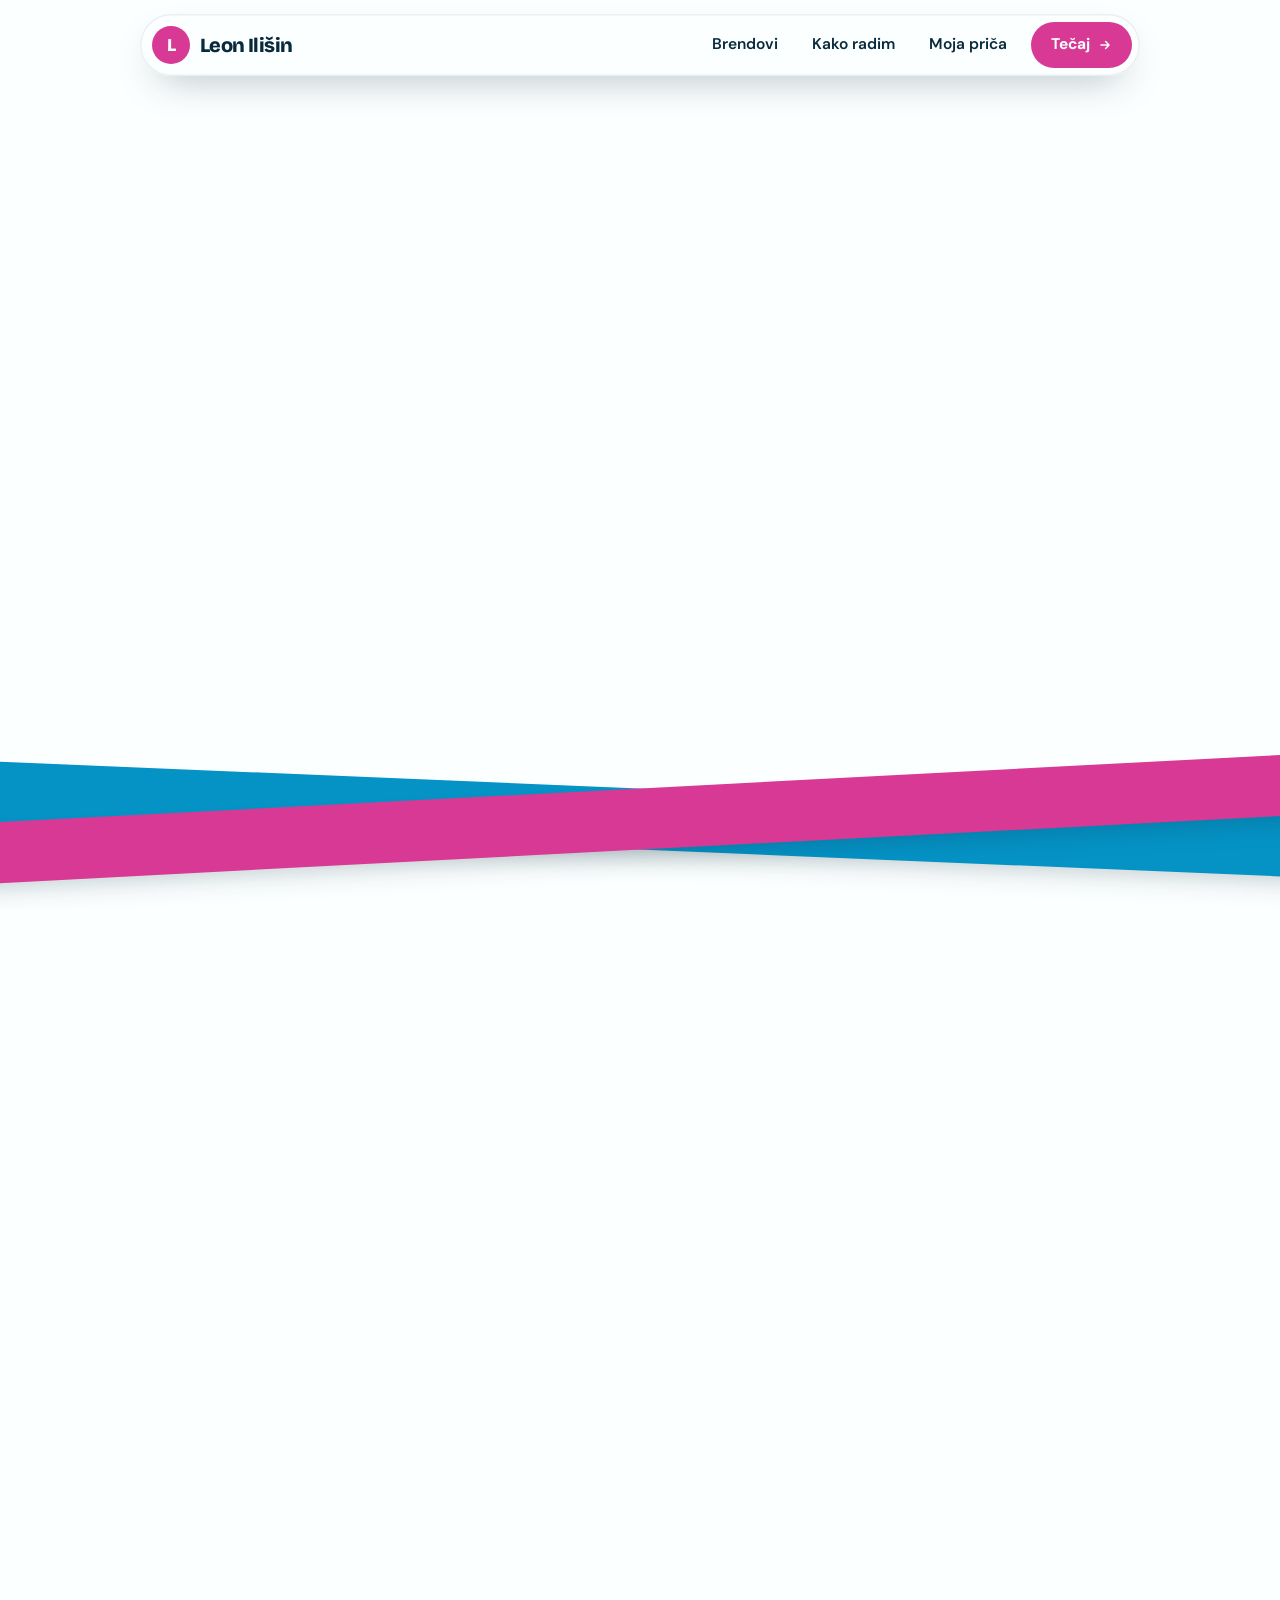
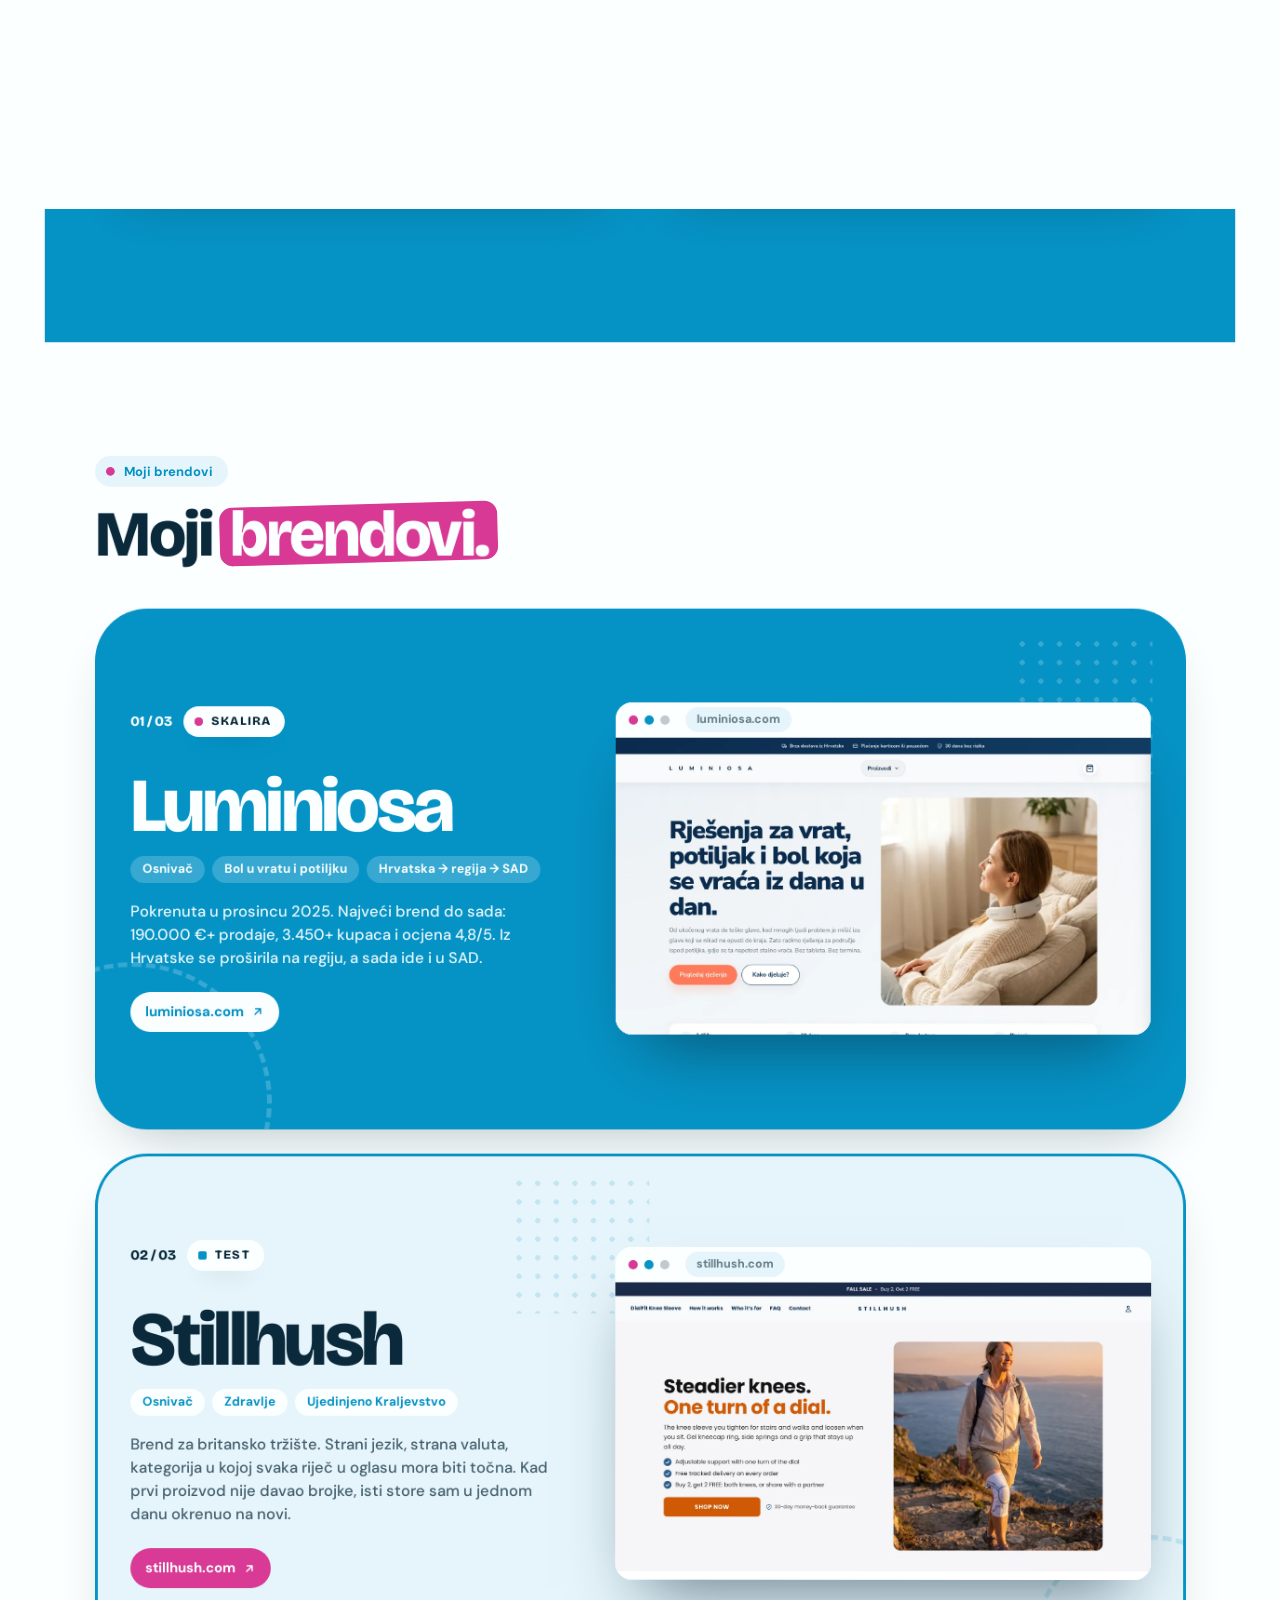
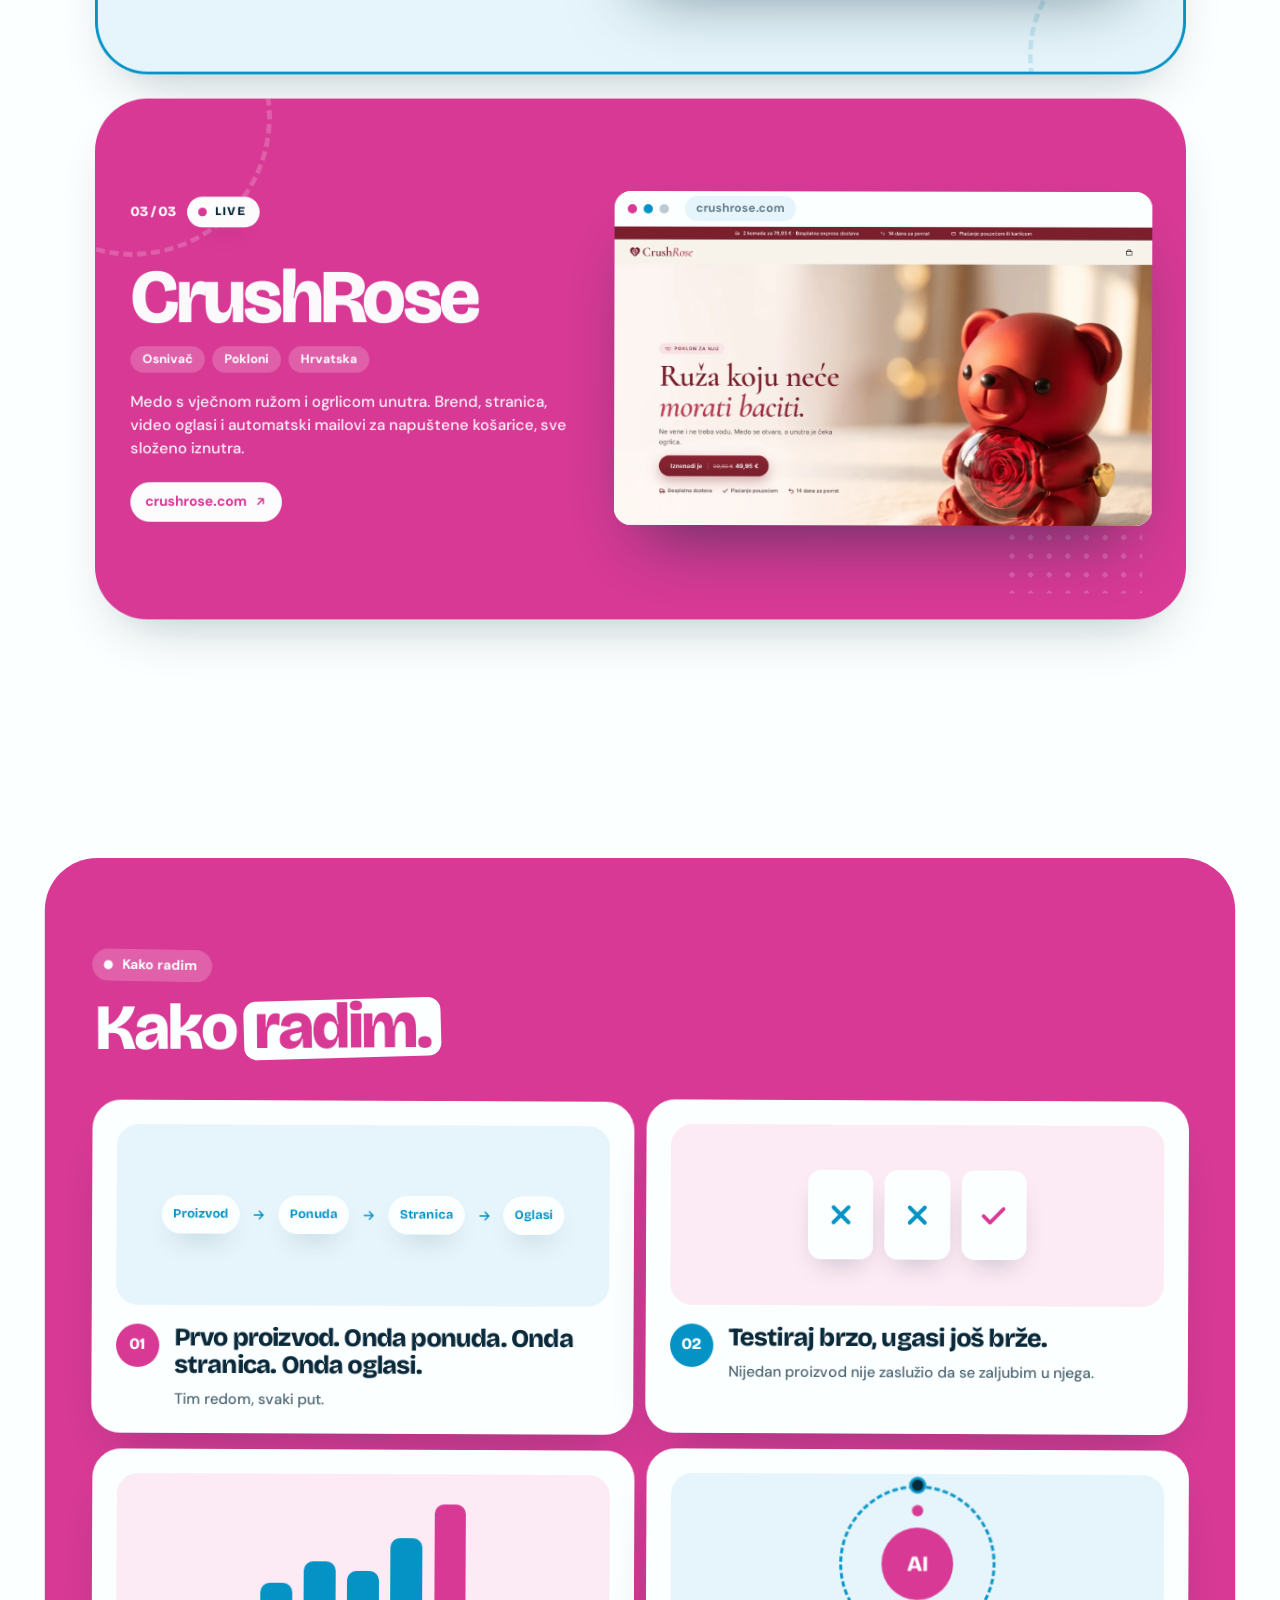
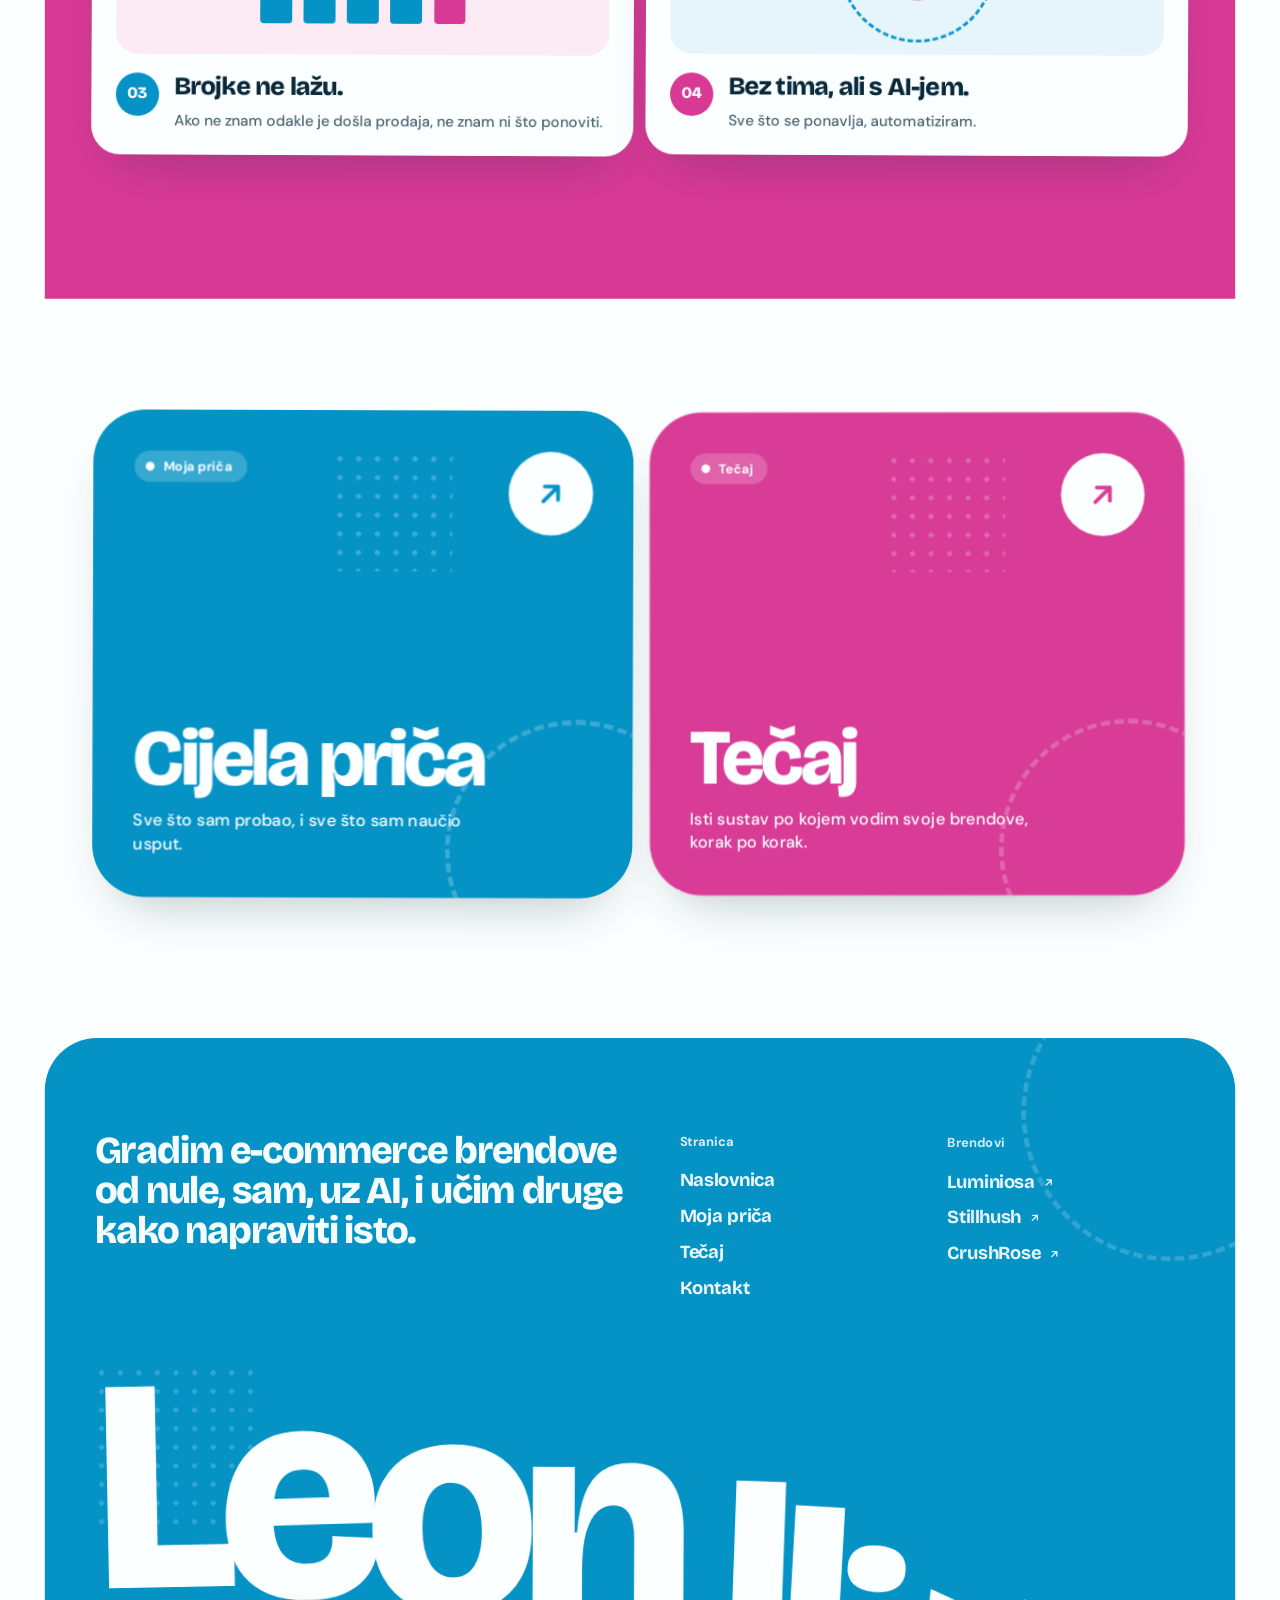
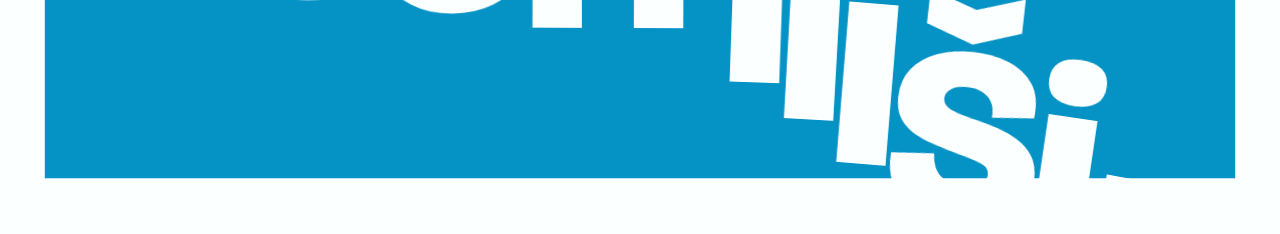
<file: index.html>
<!DOCTYPE html>
<html lang="hr" data-page="home">
<head>
  <meta charset="UTF-8" />
  <meta name="viewport" content="width=device-width, initial-scale=1, viewport-fit=cover" />
  <title>Leon Ilišin | E-commerce brendovi, AI i tečaj</title>
  <meta name="description" content="Upwork, YouTube Shorts, AI automacije. Probao sam sve. Onda sam ušao u e-commerce, pokrenuo vlastite brendove na tri tržišta i prodao za više od 190.000 €." />
  <meta name="author" content="Leon Ilišin" />
  <meta name="robots" content="index, follow, max-image-preview:large" />
  <meta name="theme-color" content="#fcffff" />
  <link rel="canonical" href="https://leonilisin.com/" />

  <meta property="og:type" content="website" />
  <meta property="og:locale" content="hr_HR" />
  <meta property="og:site_name" content="Leon Ilišin" />
  <meta property="og:title" content="Ništa nije radilo. Dok nije počelo." />
  <meta property="og:description" content="Tri vlastita e-commerce brenda, tri tržišta, 190.000 €+ prodaje. Cijela priča i tečaj." />
  <meta property="og:url" content="https://leonilisin.com/" />
  <meta property="og:image" content="https://leonilisin.com/og.jpg" />
  <meta property="og:image:width" content="1200" />
  <meta property="og:image:height" content="630" />
  <meta name="twitter:card" content="summary_large_image" />
  <meta name="twitter:title" content="Ništa nije radilo. Dok nije počelo." />
  <meta name="twitter:description" content="Tri vlastita e-commerce brenda, tri tržišta, 190.000 €+ prodaje. Cijela priča i tečaj." />
  <meta name="twitter:image" content="https://leonilisin.com/og.jpg" />

  <link rel="icon" href="/favicon.svg" type="image/svg+xml" />
  <link rel="apple-touch-icon" href="/apple-touch-icon.png" />

  <script>
    (function () {
      var d = document.documentElement;
      d.classList.add('js');
      if (matchMedia('(prefers-reduced-motion: reduce)').matches) { d.classList.add('no-motion'); return; }
      try {
        if (sessionStorage.getItem('li-nav') === '1') { sessionStorage.removeItem('li-nav'); d.classList.add('is-entering'); }
        else if (d.dataset.page === 'home' && !sessionStorage.getItem('li-intro') && !location.hash) { d.classList.add('is-intro'); }
      } catch (e) {}
      setTimeout(function () { if (!window.__liReady) d.classList.add('no-motion'); }, 4000);
    })();
  </script>

  <!-- Google Analytics -->
  <script async src="https://www.googletagmanager.com/gtag/js?id=G-PP62XLYM0V"></script>
  <script>
    window.dataLayer = window.dataLayer || [];
    function gtag(){dataLayer.push(arguments);}
    gtag('js', new Date());
    gtag('config', 'G-PP62XLYM0V');
  </script>

  <link rel="preconnect" href="https://fonts.googleapis.com" />
  <link rel="preconnect" href="https://fonts.gstatic.com" crossorigin />
  <link href="https://fonts.googleapis.com/css2?family=Bricolage+Grotesque:opsz,wght@12..96,400..800&family=DM+Sans:opsz,wght@9..40,400..800&display=swap" rel="stylesheet" />
  <link rel="preload" as="image" href="/assets/img/leon-cut.webp" type="image/webp" />
  <link rel="stylesheet" href="/assets/css/style.css?v=3" />

  <script type="application/ld+json">
  {
    "@context": "https://schema.org",
    "@graph": [
      { "@type": "WebSite", "@id": "https://leonilisin.com/#website", "url": "https://leonilisin.com/", "name": "Leon Ilišin", "inLanguage": "hr-HR", "publisher": { "@id": "https://leonilisin.com/#leon" } },
      {
        "@type": "Person",
        "@id": "https://leonilisin.com/#leon",
        "name": "Leon Ilišin",
        "url": "https://leonilisin.com/",
        "image": "https://leonilisin.com/og.jpg",
        "jobTitle": "Osnivač e-commerce brendova",
        "description": "Gradim e-commerce brendove od nule, sam, uz AI, i učim druge kako napraviti isto.",
        "address": { "@type": "PostalAddress", "addressLocality": "Osijek", "addressCountry": "HR" },
        "knowsAbout": ["E-commerce", "Dropshipping", "Meta oglasi", "AI automatizacija", "Shopify"],
        "owns": [
          { "@type": "Brand", "name": "Luminiosa", "url": "https://luminiosa.com" },
          { "@type": "Brand", "name": "Stillhush", "url": "https://stillhush.com" },
          { "@type": "Brand", "name": "CrushRose", "url": "https://crushrose.com" }
        ]
      }
    ]
  }
  </script>
</head>
<body>
  <a class="skip" href="#main">Preskoči na sadržaj</a>

  <div class="intro" aria-hidden="true">
    <span class="intro__bg intro__bg--b"></span>
    <div class="intro__stage">
      <div class="intro__word"><span>Upwork<b><svg viewBox="0 0 24 24" fill="none" stroke="currentColor" stroke-width="3.2" stroke-linecap="round" stroke-linejoin="round" aria-hidden="true"><path d="M6 6l12 12M18 6L6 18"/></svg></b></span></div>
      <div class="intro__word"><span>YouTube Shorts<b><svg viewBox="0 0 24 24" fill="none" stroke="currentColor" stroke-width="3.2" stroke-linecap="round" stroke-linejoin="round" aria-hidden="true"><path d="M6 6l12 12M18 6L6 18"/></svg></b></span></div>
      <div class="intro__word"><span>AI automacije<b><svg viewBox="0 0 24 24" fill="none" stroke="currentColor" stroke-width="3.2" stroke-linecap="round" stroke-linejoin="round" aria-hidden="true"><path d="M6 6l12 12M18 6L6 18"/></svg></b></span></div>
      <div class="intro__word intro__word--go"><span>E-commerce<b><svg viewBox="0 0 24 24" fill="none" stroke="currentColor" stroke-width="3" stroke-linecap="round" stroke-linejoin="round" aria-hidden="true"><path d="M4 12.5l5.2 5.2L20 6.8"/></svg></b></span></div>
    </div>
  </div>
  <div class="curtain" aria-hidden="true"><i></i><i></i><i></i></div>
  <div class="cursor" aria-hidden="true"><span></span></div>

  <header class="nav">
    <div class="nav__in">
      <a class="logo" href="/" aria-label="Leon Ilišin, naslovnica"><i>L</i>Leon Ilišin</a>
      <nav class="nav__links" aria-label="Glavna navigacija">
        <a href="/#brendovi">Brendovi</a>
        <a href="/#kako-radim">Kako radim</a>
        <a href="/prica/">Moja priča</a>
        <a class="nav__cta" href="/prica/#tecaj">Tečaj <svg viewBox="0 0 24 24" fill="none" stroke="currentColor" stroke-width="2.4" stroke-linecap="round" stroke-linejoin="round" aria-hidden="true"><path d="M5 12h14M13 6l6 6-6 6"/></svg></a>
      </nav>
      <button class="burger" type="button" aria-label="Izbornik" aria-expanded="false" aria-controls="menu"><span></span><span></span></button>
    </div>
  </header>

  <div class="menu" id="menu" aria-hidden="true">
    <span class="shape ring spin" style="width:240px;height:240px;right:-70px;top:22%;--d:30s" aria-hidden="true"></span>
    <span class="shape dotgrid float" style="width:140px;height:140px;left:8%;bottom:20%" aria-hidden="true"></span>
    <nav class="menu__links" aria-label="Mobilna navigacija">
      <a href="/"><span>Naslovnica</span></a>
      <a href="/#brendovi"><span>Brendovi</span></a>
      <a href="/prica/"><span>Moja priča</span></a>
      <a href="/prica/#tecaj"><span>Tečaj</span></a>
      <a href="/prica/#kontakt"><span>Kontakt</span></a>
    </nav>
    <div class="menu__foot"><span>Leon Ilišin</span><span>Osijek · E-commerce · AI</span></div>
  </div>

  <main id="main">

    <!-- ============ HERO ============ -->
    <section class="hero sheet sheet--first" data-theme="white">
      <div class="wrap hero__grid">
        <div class="hero__copy">
          <p class="pill" data-pop><i></i>E-commerce · AI · Osijek</p>
          <h1 class="h1 hero__title" data-words aria-label="Ništa nije radilo. Dok nije počelo.">
            <span class="ln">Ništa nije radilo.</span>
            <span class="ln"><span class="mark">Dok nije počelo.</span></span>
          </h1>
          <p class="lead hero__sub" data-reveal>
            <span class="strike">Upwork</span>, <span class="strike">YouTube Shorts</span>, <span class="strike">AI automacije za lokalne biznise</span>. Probao sam sve. Onda sam ušao u e-commerce, pokrenuo vlastite brendove na tri tržišta i prodao za više od <strong>190.000 €</strong>.
          </p>
          <div class="hero__cta" data-reveal>
            <a class="btn " href="/prica/" data-magnetic >Cijela priča <span class="btn__ico"><svg viewBox="0 0 24 24" fill="none" stroke="currentColor" stroke-width="2.4" stroke-linecap="round" stroke-linejoin="round" aria-hidden="true"><path d="M5 12h14M13 6l6 6-6 6"/></svg></span></a>
            <a class="btn btn--ghost" href="/prica/#tecaj" data-magnetic >Tečaj <span class="btn__ico"><svg viewBox="0 0 24 24" fill="none" stroke="currentColor" stroke-width="2.4" stroke-linecap="round" stroke-linejoin="round" aria-hidden="true"><path d="M5 12h14M13 6l6 6-6 6"/></svg></span></a>
          </div>
        </div>
        <div class="stage" data-stage data-caps>
          <div class="cap cap--l" style="--x:0;--w:29.5;--t:24;--h:80;--a:1.5;--d:7s;--dl:-1.5s">
            <i class="cap__bg" aria-hidden="true"><b></b><b></b><b></b></i>
            <div class="cap__in" data-depth="-7"><img src="/assets/img/leon-cut.webp" alt="" width="860" height="961" aria-hidden="true" /></div>
          </div>
          <div class="cap cap--m" style="--x:32;--w:36;--t:0;--h:98;--a:1.2;--d:9s;--dl:-4s">
            <i class="cap__bg" aria-hidden="true"><b></b><b></b><b></b></i>
            <div class="cap__in" data-depth="-7"><img src="/assets/img/leon-cut.webp" alt="Leon Ilišin, osnivač e-commerce brendova iz Osijeka" width="860" height="961" fetchpriority="high" /></div>
          </div>
          <div class="cap cap--r" style="--x:70.5;--w:29.5;--t:46;--h:64;--a:1.5;--d:8s;--dl:-6s">
            <i class="cap__bg" aria-hidden="true"><b></b><b></b><b></b></i>
            <div class="cap__in" data-depth="-7"><img src="/assets/img/leon-cut.webp" alt="" width="860" height="961" aria-hidden="true" /></div>
          </div>
          <div class="tick" data-pop aria-hidden="true">
            <span class="tick__x"><svg viewBox="0 0 24 24" fill="none" stroke="currentColor" stroke-width="3.2" stroke-linecap="round" stroke-linejoin="round" aria-hidden="true"><path d="M6 6l12 12M18 6L6 18"/></svg></span>
            <span class="tick__ok"><svg viewBox="0 0 24 24" fill="none" stroke="currentColor" stroke-width="3" stroke-linecap="round" stroke-linejoin="round" aria-hidden="true"><path d="M4 12.5l5.2 5.2L20 6.8"/></svg></span>
          </div>
        </div>
      </div>

      <div class="ribbons" aria-hidden="true">
        <div class="ribbon ribbon--b" data-marquee data-dir="1"><div class="marquee__track"><div class="marquee__set"><span>Hrvatska</span><svg viewBox="0 0 24 24" fill="currentColor" aria-hidden="true"><path d="M12 0l2.7 9.3L24 12l-9.3 2.700L12 24l-2.700-9.300L0 12l9.300-2.700z"/></svg><span>Ujedinjeno Kraljevstvo</span><svg viewBox="0 0 24 24" fill="currentColor" aria-hidden="true"><path d="M12 0l2.7 9.3L24 12l-9.3 2.700L12 24l-2.700-9.300L0 12l9.300-2.700z"/></svg><span>SAD</span><svg viewBox="0 0 24 24" fill="currentColor" aria-hidden="true"><path d="M12 0l2.7 9.3L24 12l-9.3 2.700L12 24l-2.700-9.300L0 12l9.300-2.700z"/></svg><span>3 tržišta</span><svg viewBox="0 0 24 24" fill="currentColor" aria-hidden="true"><path d="M12 0l2.7 9.3L24 12l-9.3 2.700L12 24l-2.700-9.300L0 12l9.300-2.700z"/></svg><span>3 brenda</span><svg viewBox="0 0 24 24" fill="currentColor" aria-hidden="true"><path d="M12 0l2.7 9.3L24 12l-9.3 2.700L12 24l-2.700-9.300L0 12l9.300-2.700z"/></svg></div></div></div>
        <div class="ribbon ribbon--a" data-marquee data-dir="-1"><div class="marquee__track"><div class="marquee__set"><span>Luminiosa</span><svg viewBox="0 0 24 24" fill="currentColor" aria-hidden="true"><path d="M12 0l2.7 9.3L24 12l-9.3 2.700L12 24l-2.700-9.300L0 12l9.300-2.700z"/></svg><span>Stillhush</span><svg viewBox="0 0 24 24" fill="currentColor" aria-hidden="true"><path d="M12 0l2.7 9.3L24 12l-9.3 2.700L12 24l-2.700-9.300L0 12l9.300-2.700z"/></svg><span>CrushRose</span><svg viewBox="0 0 24 24" fill="currentColor" aria-hidden="true"><path d="M12 0l2.7 9.3L24 12l-9.3 2.700L12 24l-2.700-9.300L0 12l9.300-2.700z"/></svg><span>E-commerce</span><svg viewBox="0 0 24 24" fill="currentColor" aria-hidden="true"><path d="M12 0l2.7 9.3L24 12l-9.3 2.700L12 24l-2.700-9.300L0 12l9.300-2.700z"/></svg><span>AI</span><svg viewBox="0 0 24 24" fill="currentColor" aria-hidden="true"><path d="M12 0l2.7 9.3L24 12l-9.3 2.700L12 24l-2.700-9.300L0 12l9.300-2.700z"/></svg></div></div></div>
      </div>
    </section>

    <!-- ============ NUMBERS ============ -->
    <section class="sheet" data-theme="blue" aria-label="Brojke">
      <div class="wrap">
        <header class="shead">
          <p class="pill" data-pop><i></i>Od prosinca 2025.</p>
          <h2 class="h2" data-words>U <span class="mark">brojkama.</span></h2>
        </header>
        <div class="bento">
          <div class="tile tile--big" data-pop data-chart>
            <div class="tile__gfx"><svg viewBox="0 0 600 200" preserveAspectRatio="none" aria-hidden="true"><path class="area-fill" d="M0 184 C 90 176, 130 150, 190 142 S 290 128, 340 92 S 450 62, 510 40 S 575 18, 600 8 L600 200 L0 200 Z"/><path class="area-line" pathLength="1" d="M0 184 C 90 176, 130 150, 190 142 S 290 128, 340 92 S 450 62, 510 40 S 575 18, 600 8"/></svg></div>
            <p class="tile__n"><span data-count="190000">190.000</span><small>€+</small></p>
            <p class="tile__l">prodaje</p>
          </div>
          <div class="tile tile--tall" data-pop>
            <div class="people" aria-hidden="true"><i style="--k:0"></i><i style="--k:1"></i><i style="--k:2"></i><i style="--k:3"></i><i style="--k:4"></i><i style="--k:5"></i><i style="--k:6"></i><i style="--k:7"></i><i style="--k:8"></i><i style="--k:9"></i><i style="--k:10"></i><i style="--k:11"></i><i style="--k:12"></i><i style="--k:13"></i><i style="--k:14"></i><i style="--k:15"></i><i style="--k:16"></i><i style="--k:17"></i><i style="--k:18"></i><i style="--k:19"></i><i style="--k:20"></i></div>
            <p class="tile__n"><span data-count="3450">3.450</span>+</p>
            <p class="tile__l">kupaca</p>
          </div>
          <div class="tile tile--third" data-pop>
            <div class="trio" aria-hidden="true"><i style="--k:0"></i><i style="--k:1"></i><i style="--k:2"></i></div>
            <p class="tile__n"><span data-count="3">3</span></p>
            <p class="tile__l">vlastita brenda</p>
          </div>
          <div class="tile tile--third" data-pop>
            <div class="flags" aria-hidden="true"><span style="--k:0">Hrvatska</span><span style="--k:1">UK</span><span style="--k:2">SAD</span></div>
            <p class="tile__n"><span data-count="3">3</span></p>
            <p class="tile__l">tržišta<em>Hrvatska, UK, SAD</em></p>
          </div>
        </div>
      </div>
    </section>

    <!-- ============ BRANDS ============ -->
    <section class="sheet" id="brendovi" data-theme="white">
      <div class="wrap">
        <header class="shead">
          <p class="pill" data-pop><i></i>Moji brendovi</p>
          <h2 class="h2" data-words>Moji <span class="mark">brendovi.</span></h2>
        </header>

        <div class="stack">
          <article class="bcard" data-theme="blue" style="--i:0">
            <span class="shape ring spin" style="width:300px;height:300px;left:-110px;bottom:-120px;--d:36s" aria-hidden="true"></span>
            <span class="shape dotgrid" style="width:150px;height:150px;right:3%;top:5%" aria-hidden="true"></span>
            <div class="bcard__text">
              <div class="bcard__top"><span>01 / 03</span><span class="status status--scale"><i></i>Skalira</span></div>
              <h3 class="bcard__name">Luminiosa</h3>
              <p class="bcard__meta"><span>Osnivač</span><span>Bol u vratu i potiljku</span><span>Hrvatska → regija → SAD</span></p>
              <p class="bcard__desc">Pokrenuta u prosincu 2025. Najveći brend do sada: 190.000 €+ prodaje, 3.450+ kupaca i ocjena 4,8/5. Iz Hrvatske se proširila na regiju, a sada ide i u SAD.</p>
              <a class="link bcard__link" href="https://luminiosa.com" target="_blank" rel="noopener">luminiosa.com <svg viewBox="0 0 24 24" fill="none" stroke="currentColor" stroke-width="2.6" stroke-linecap="round" stroke-linejoin="round" aria-hidden="true"><path d="M7 17L17 7M8 7h9v9"/></svg></a>
            </div>
            <a class="browser" href="https://luminiosa.com" target="_blank" rel="noopener" data-cursor="Posjeti" aria-label="Otvori luminiosa.com">
              <div class="browser__bar"><i></i><i></i><i></i><span>luminiosa.com</span></div>
              <div class="browser__shot"><img src="/assets/img/brand-luminiosa.webp" alt="Naslovnica trgovine Luminiosa" width="1600" height="889" loading="lazy" /></div>
            </a>
          </article>

          <article class="bcard" data-theme="soft" style="--i:1">
            <span class="shape ring spin" style="width:260px;height:260px;right:-90px;bottom:-110px;--d:36s" aria-hidden="true"></span>
            <span class="shape dotgrid" style="width:150px;height:150px;left:38%;top:4%" aria-hidden="true"></span>
            <div class="bcard__text">
              <div class="bcard__top"><span>02 / 03</span><span class="status status--test"><i></i>Test</span></div>
              <h3 class="bcard__name">Stillhush</h3>
              <p class="bcard__meta"><span>Osnivač</span><span>Zdravlje</span><span>Ujedinjeno Kraljevstvo</span></p>
              <p class="bcard__desc">Brend za britansko tržište. Strani jezik, strana valuta, kategorija u kojoj svaka riječ u oglasu mora biti točna. Kad prvi proizvod nije davao brojke, isti store sam u jednom danu okrenuo na novi.</p>
              <a class="link bcard__link" href="https://stillhush.com" target="_blank" rel="noopener">stillhush.com <svg viewBox="0 0 24 24" fill="none" stroke="currentColor" stroke-width="2.6" stroke-linecap="round" stroke-linejoin="round" aria-hidden="true"><path d="M7 17L17 7M8 7h9v9"/></svg></a>
            </div>
            <a class="browser" href="https://stillhush.com" target="_blank" rel="noopener" data-cursor="Posjeti" aria-label="Otvori stillhush.com">
              <div class="browser__bar"><i></i><i></i><i></i><span>stillhush.com</span></div>
              <div class="browser__shot"><img src="/assets/img/brand-stillhush.webp" alt="Naslovnica trgovine Stillhush" width="1600" height="889" loading="lazy" /></div>
            </a>
          </article>

          <article class="bcard" data-theme="pink" style="--i:2">
            <span class="shape ring spin" style="width:300px;height:300px;left:-110px;top:-130px;--d:36s" aria-hidden="true"></span>
            <span class="shape dotgrid" style="width:150px;height:150px;right:4%;bottom:5%" aria-hidden="true"></span>
            <div class="bcard__text">
              <div class="bcard__top"><span>03 / 03</span><span class="status status--live"><i></i>Live</span></div>
              <h3 class="bcard__name">CrushRose</h3>
              <p class="bcard__meta"><span>Osnivač</span><span>Pokloni</span><span>Hrvatska</span></p>
              <p class="bcard__desc">Medo s vječnom ružom i ogrlicom unutra. Brend, stranica, video oglasi i automatski mailovi za napuštene košarice, sve složeno iznutra.</p>
              <a class="link bcard__link" href="https://crushrose.com" target="_blank" rel="noopener">crushrose.com <svg viewBox="0 0 24 24" fill="none" stroke="currentColor" stroke-width="2.6" stroke-linecap="round" stroke-linejoin="round" aria-hidden="true"><path d="M7 17L17 7M8 7h9v9"/></svg></a>
            </div>
            <a class="browser" href="https://crushrose.com" target="_blank" rel="noopener" data-cursor="Posjeti" aria-label="Otvori crushrose.com">
              <div class="browser__bar"><i></i><i></i><i></i><span>crushrose.com</span></div>
              <div class="browser__shot"><img src="/assets/img/brand-crushrose.webp" alt="Naslovnica trgovine CrushRose" width="1600" height="889" loading="lazy" /></div>
            </a>
          </article>
        </div>
      </div>
    </section>

    <!-- ============ HOW I WORK ============ -->
    <section class="sheet" id="kako-radim" data-theme="pink">
      <div class="wrap">
        <header class="shead">
          <p class="pill" data-pop><i></i>Kako radim</p>
          <h2 class="h2" data-words>Kako <span class="mark">radim.</span></h2>
        </header>
        <ol class="rules">
          <li class="rule" data-pop>
            <div class="rule__gfx" aria-hidden="true"><div class="g-flow"><b style="--k:0">Proizvod</b><svg viewBox="0 0 24 24" fill="none" stroke="currentColor" stroke-width="2.4" stroke-linecap="round" stroke-linejoin="round" aria-hidden="true"><path d="M5 12h14M13 6l6 6-6 6"/></svg><b style="--k:1">Ponuda</b><svg viewBox="0 0 24 24" fill="none" stroke="currentColor" stroke-width="2.4" stroke-linecap="round" stroke-linejoin="round" aria-hidden="true"><path d="M5 12h14M13 6l6 6-6 6"/></svg><b style="--k:2">Stranica</b><svg viewBox="0 0 24 24" fill="none" stroke="currentColor" stroke-width="2.4" stroke-linecap="round" stroke-linejoin="round" aria-hidden="true"><path d="M5 12h14M13 6l6 6-6 6"/></svg><b style="--k:3">Oglasi</b></div></div>
            <div class="rule__row"><span class="rule__no">01</span><p class="rule__text">Prvo proizvod. Onda ponuda. Onda stranica. Onda oglasi. <i>Tim redom, svaki put.</i></p></div>
          </li>
          <li class="rule" data-pop>
            <div class="rule__gfx" aria-hidden="true"><div class="g-test"><i><svg viewBox="0 0 24 24" fill="none" stroke="currentColor" stroke-width="3.2" stroke-linecap="round" stroke-linejoin="round" aria-hidden="true"><path d="M6 6l12 12M18 6L6 18"/></svg></i><i><svg viewBox="0 0 24 24" fill="none" stroke="currentColor" stroke-width="3.2" stroke-linecap="round" stroke-linejoin="round" aria-hidden="true"><path d="M6 6l12 12M18 6L6 18"/></svg></i><i><svg viewBox="0 0 24 24" fill="none" stroke="currentColor" stroke-width="3" stroke-linecap="round" stroke-linejoin="round" aria-hidden="true"><path d="M4 12.5l5.2 5.2L20 6.8"/></svg></i></div></div>
            <div class="rule__row"><span class="rule__no">02</span><p class="rule__text">Testiraj brzo, ugasi još brže. <i>Nijedan proizvod nije zaslužio da se zaljubim u njega.</i></p></div>
          </li>
          <li class="rule" data-pop>
            <div class="rule__gfx" aria-hidden="true"><div class="g-bars"><i style="--k:0;--h:34%"></i><i style="--k:1;--h:52%"></i><i style="--k:2;--h:44%"></i><i style="--k:3;--h:72%"></i><i style="--k:4;--h:100%"></i></div></div>
            <div class="rule__row"><span class="rule__no">03</span><p class="rule__text">Brojke ne lažu. <i>Ako ne znam odakle je došla prodaja, ne znam ni što ponoviti.</i></p></div>
          </li>
          <li class="rule" data-pop>
            <div class="rule__gfx" aria-hidden="true"><div class="g-orbit"><u></u><i></i><i></i><i></i><b>AI</b></div></div>
            <div class="rule__row"><span class="rule__no">04</span><p class="rule__text">Bez tima, ali s AI-jem. <i>Sve što se ponavlja, automatiziram.</i></p></div>
          </li>
        </ol>
      </div>
    </section>

    <!-- ============ NEXT ============ -->
    <section class="sheet" data-theme="white" aria-label="Dalje">
      <div class="wrap doors">
        <a class="door" href="/prica/" data-theme="blue" data-pop>
          <span class="shape ring spin" style="width:280px;height:280px;right:-80px;bottom:-90px;--d:30s" aria-hidden="true"></span>
          <span class="shape dotgrid float" style="width:130px;height:130px;left:44%;top:8%" aria-hidden="true"></span>
          <div class="door__top"><span class="pill"><i></i>Moja priča</span><span class="door__arrow"><svg viewBox="0 0 24 24" fill="none" stroke="currentColor" stroke-width="2.6" stroke-linecap="round" stroke-linejoin="round" aria-hidden="true"><path d="M7 17L17 7M8 7h9v9"/></svg></span></div>
          <div>
            <h2 class="door__title">Cijela priča</h2>
            <p class="door__sub">Sve što sam probao, i sve što sam naučio usput.</p>
          </div>
        </a>
        <a class="door" href="/prica/#tecaj" data-theme="pink" data-pop>
          <span class="shape ring spin" style="width:280px;height:280px;right:-80px;bottom:-90px;--d:30s" aria-hidden="true"></span>
          <span class="shape dotgrid float" style="width:130px;height:130px;left:44%;top:8%" aria-hidden="true"></span>
          <div class="door__top"><span class="pill"><i></i>Tečaj</span><span class="door__arrow"><svg viewBox="0 0 24 24" fill="none" stroke="currentColor" stroke-width="2.6" stroke-linecap="round" stroke-linejoin="round" aria-hidden="true"><path d="M7 17L17 7M8 7h9v9"/></svg></span></div>
          <div>
            <h2 class="door__title">Tečaj</h2>
            <p class="door__sub">Isti sustav po kojem vodim svoje brendove, korak po korak.</p>
          </div>
        </a>
      </div>
    </section>
  </main>

  <footer class="foot sheet" data-theme="blue">
    <span class="shape ring spin" style="width:320px;height:320px;right:-90px;top:-80px;--d:40s" aria-hidden="true"></span>
    <span class="shape dotgrid float" style="width:180px;height:180px;left:4%;top:44%" aria-hidden="true"></span>
    <div class="wrap">
      <div class="foot__top">
        <p class="foot__line" data-reveal>Gradim e-commerce brendove od nule, sam, uz AI, i učim druge kako napraviti isto.</p>
        <div class="foot__col" data-reveal>
          <h4>Stranica</h4>
          <a href="/">Naslovnica</a>
          <a href="/prica/">Moja priča</a>
          <a href="/prica/#tecaj">Tečaj</a>
          <a href="/prica/#kontakt">Kontakt</a>
        </div>
        <div class="foot__col" data-reveal>
          <h4>Brendovi</h4>
          <a href="https://luminiosa.com" target="_blank" rel="noopener">Luminiosa <svg viewBox="0 0 24 24" fill="none" stroke="currentColor" stroke-width="2.6" stroke-linecap="round" stroke-linejoin="round" aria-hidden="true"><path d="M7 17L17 7M8 7h9v9"/></svg></a>
          <a href="https://stillhush.com" target="_blank" rel="noopener">Stillhush <svg viewBox="0 0 24 24" fill="none" stroke="currentColor" stroke-width="2.6" stroke-linecap="round" stroke-linejoin="round" aria-hidden="true"><path d="M7 17L17 7M8 7h9v9"/></svg></a>
          <a href="https://crushrose.com" target="_blank" rel="noopener">CrushRose <svg viewBox="0 0 24 24" fill="none" stroke="currentColor" stroke-width="2.6" stroke-linecap="round" stroke-linejoin="round" aria-hidden="true"><path d="M7 17L17 7M8 7h9v9"/></svg></a>
        </div>
      </div>
      <p class="foot__word" data-fit aria-hidden="true">Leon Ilišin</p>
      <div class="foot__bar">
        <span>Leon Ilišin · Osijek · E-commerce · AI · Tečaj</span>
        <span>© 2026</span>
        <a href="#main" data-top>Natrag na vrh ↑</a>
      </div>
    </div>
  </footer>

  <script src="/assets/vendor/gsap.min.js" defer></script>
  <script src="/assets/vendor/ScrollTrigger.min.js" defer></script>
  <script src="/assets/vendor/lenis.min.js" defer></script>
  <script src="/assets/js/app.js?v=3" defer></script>
</body>
</html>
</file>
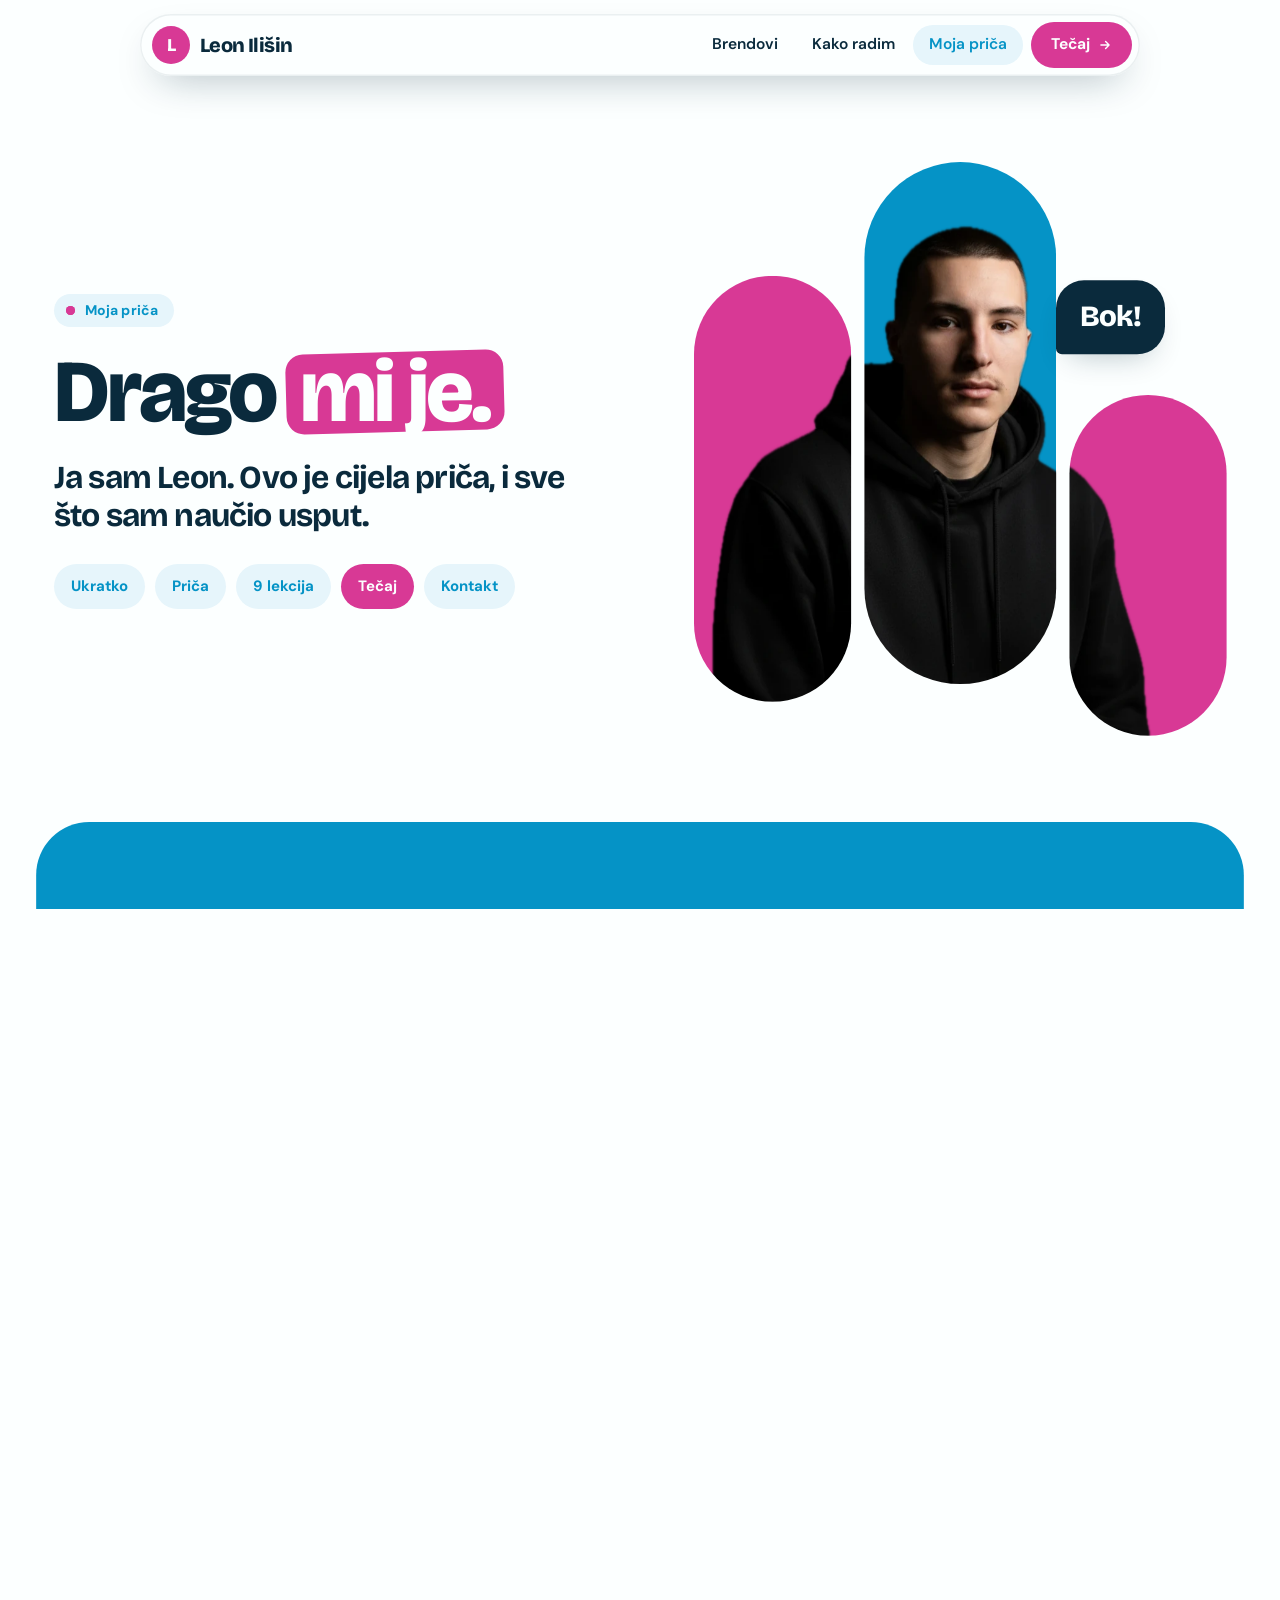
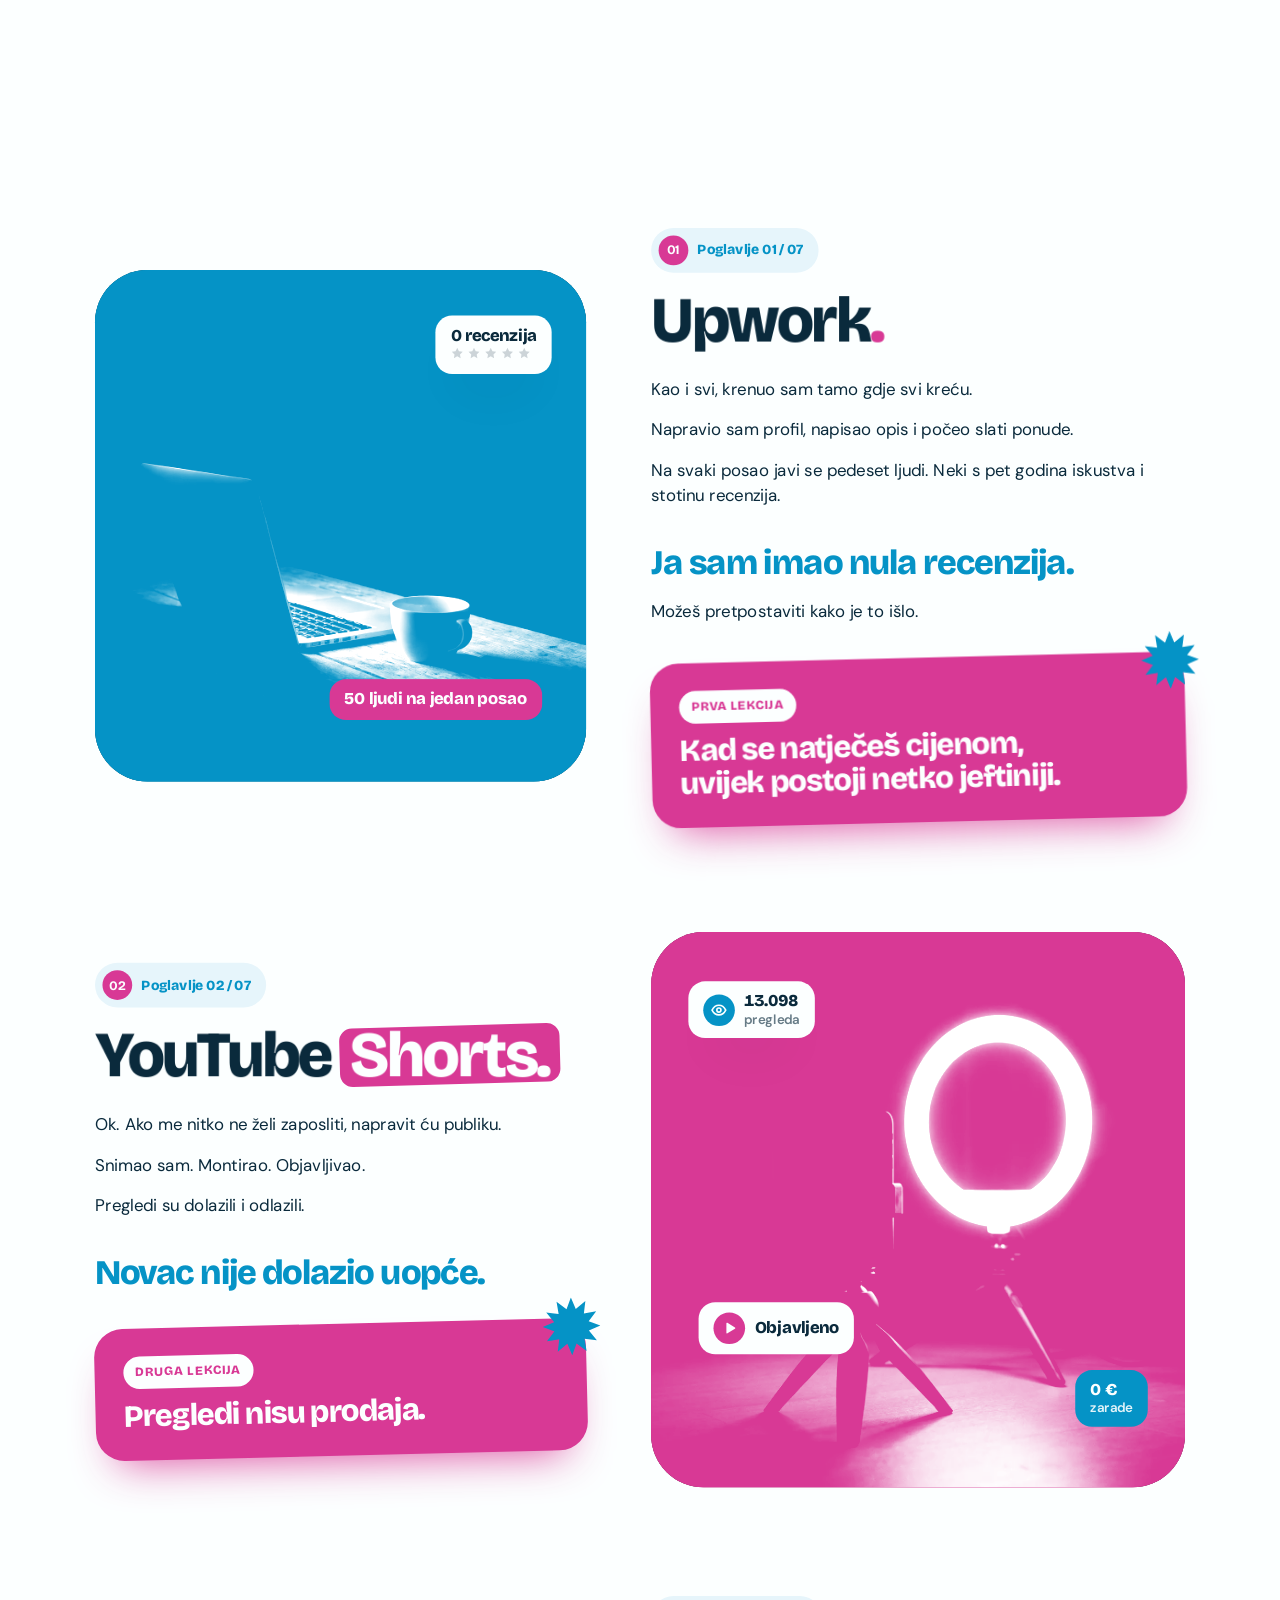
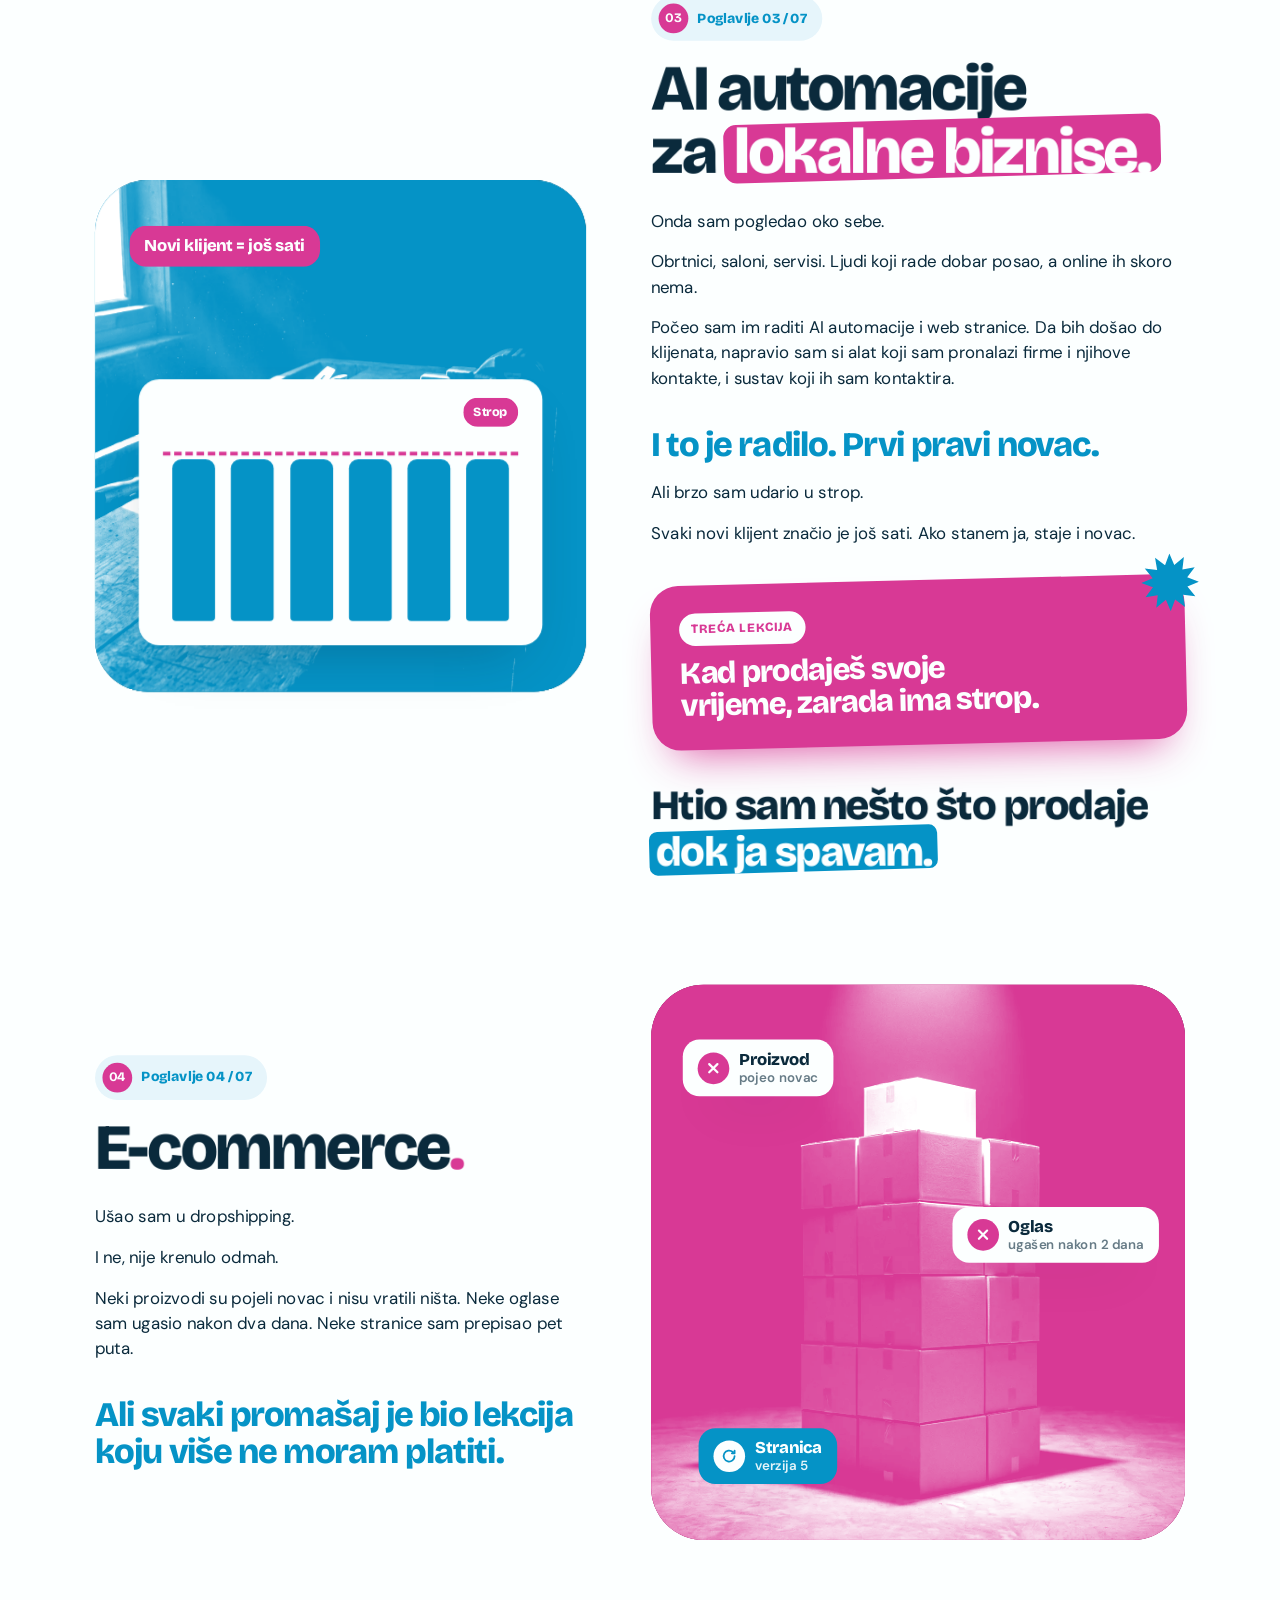
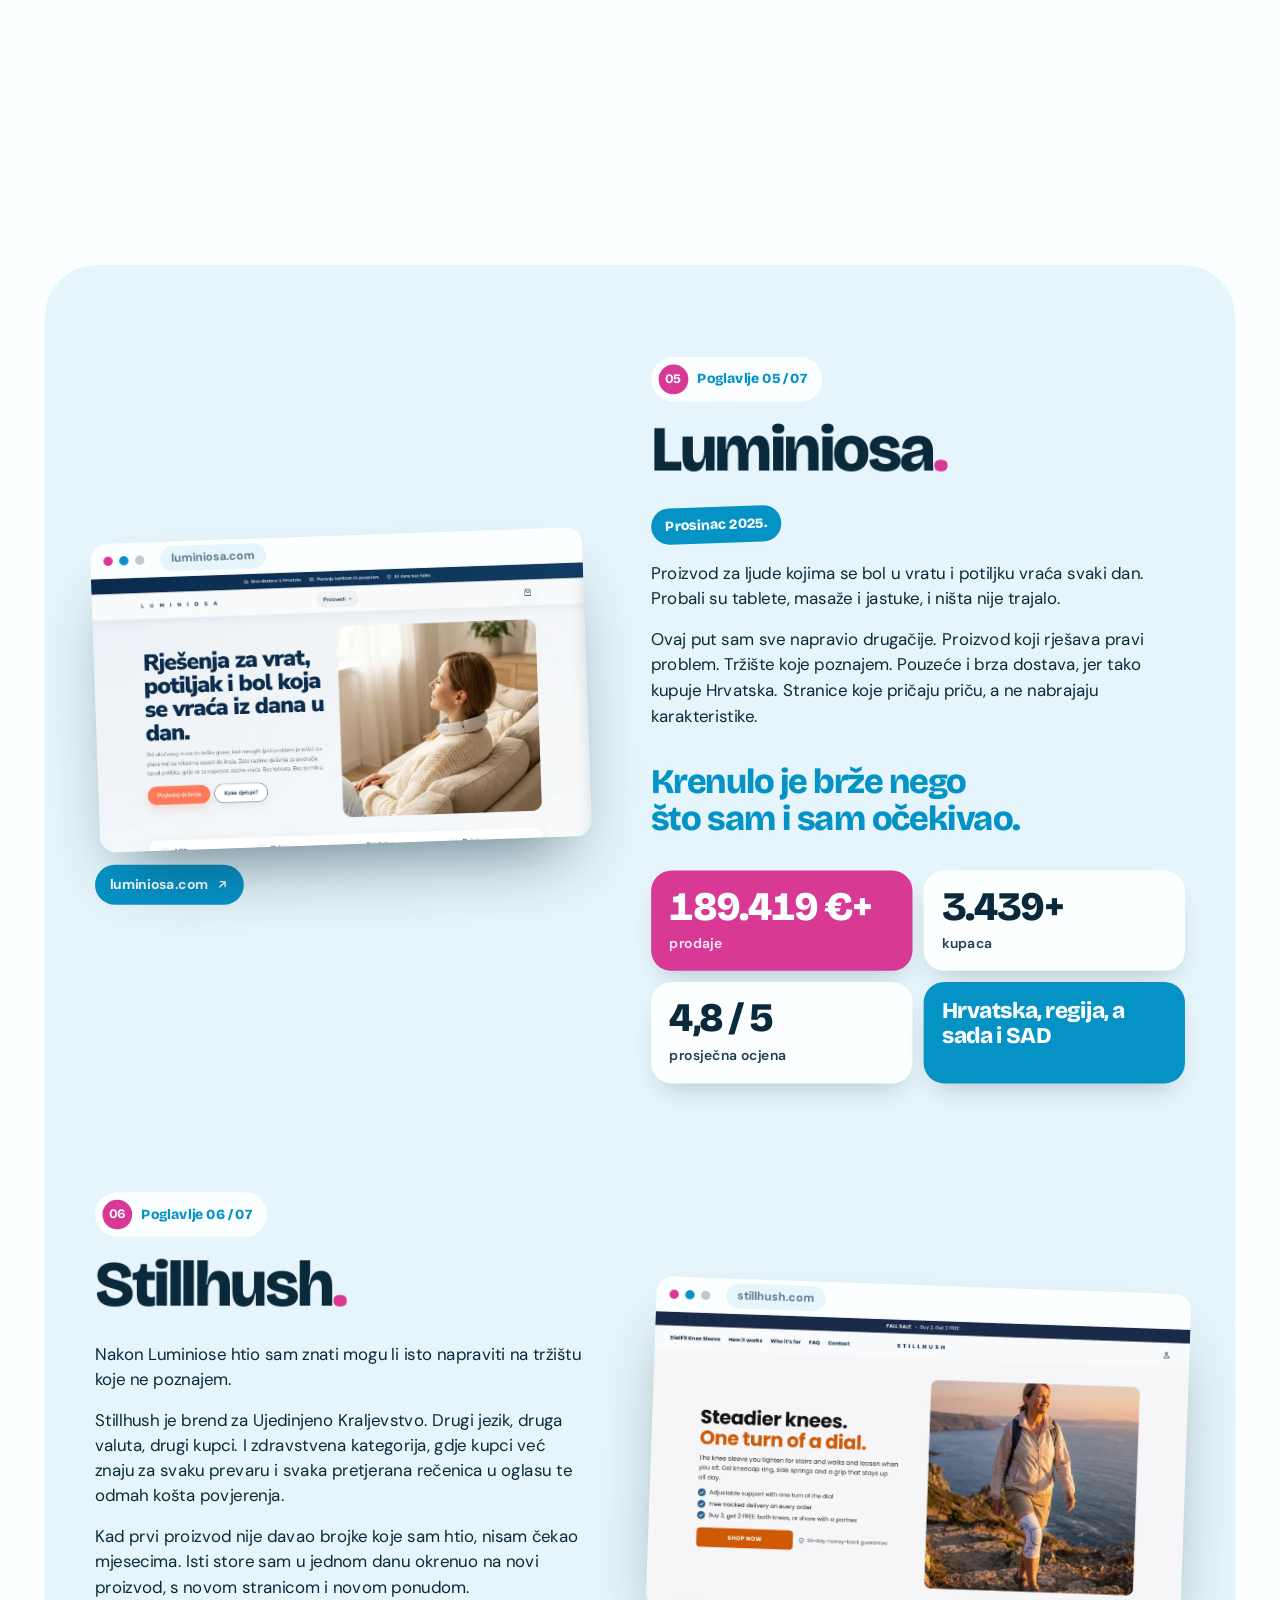
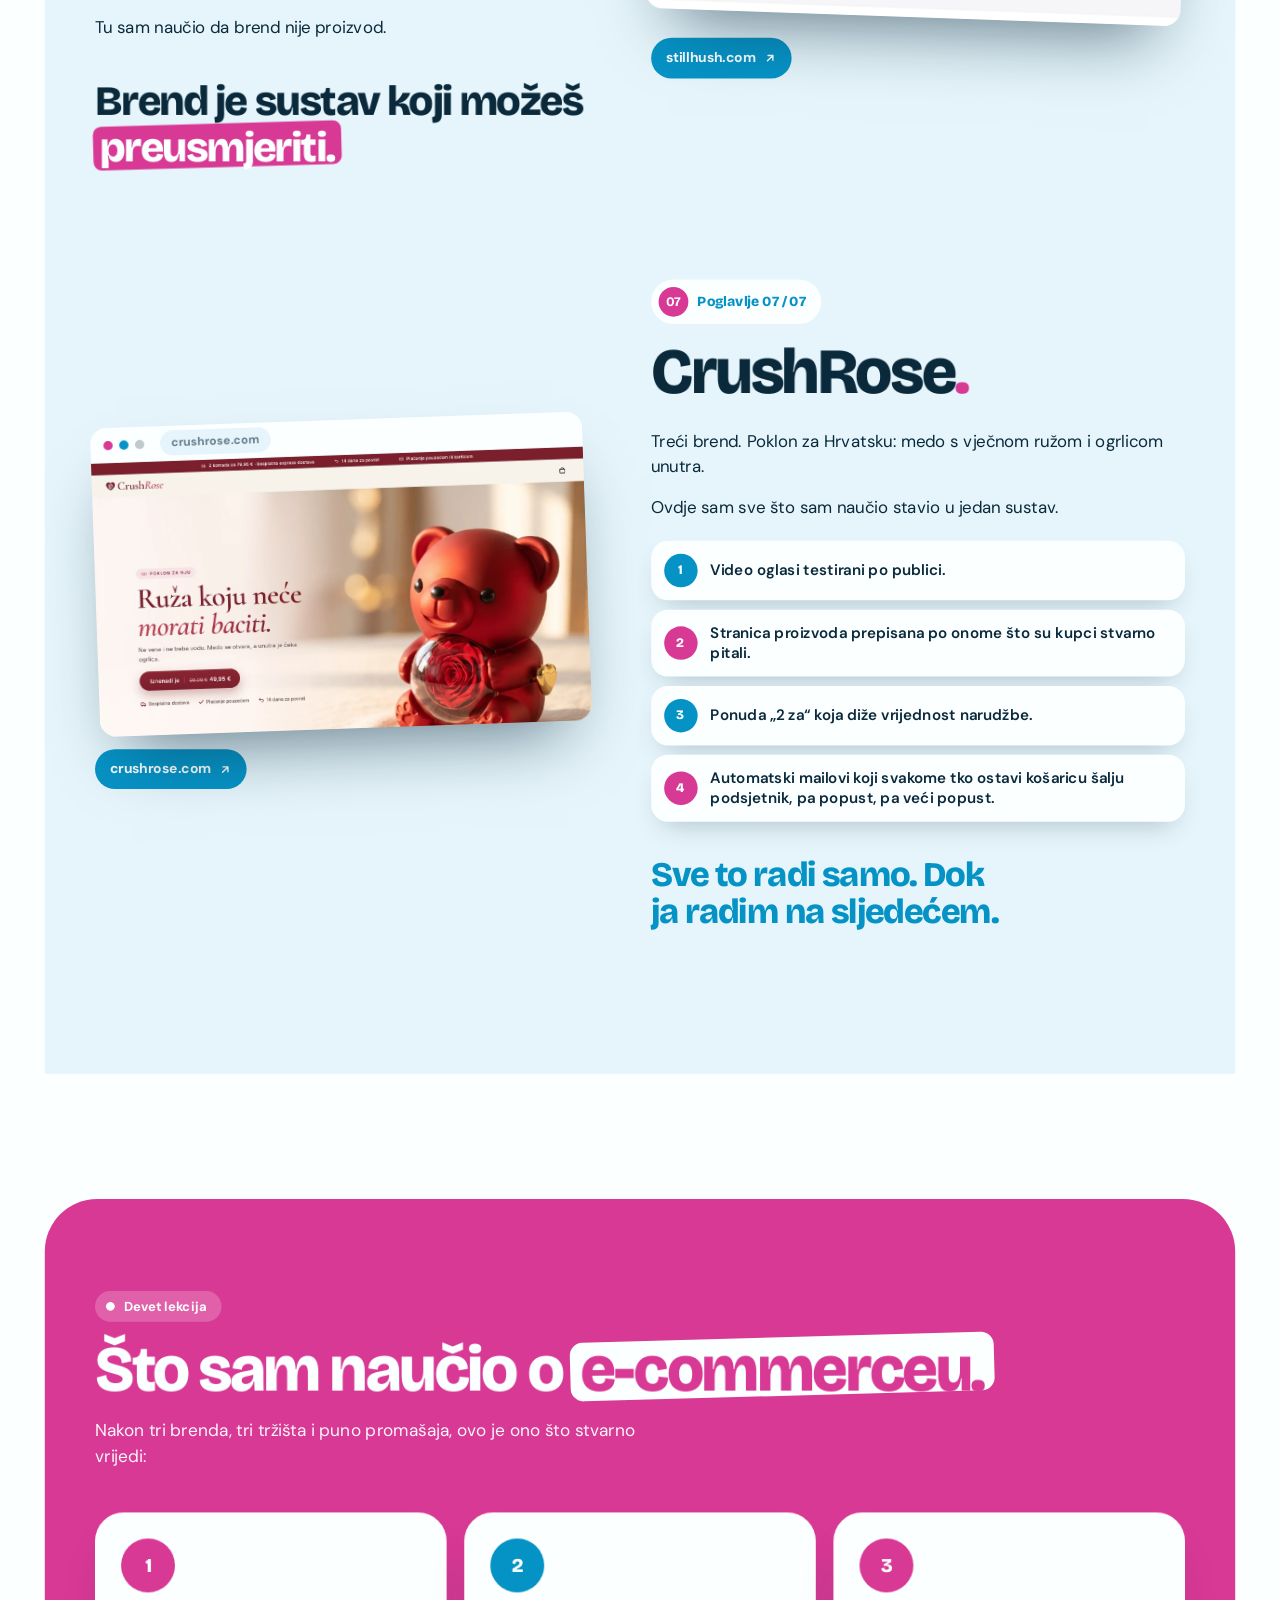
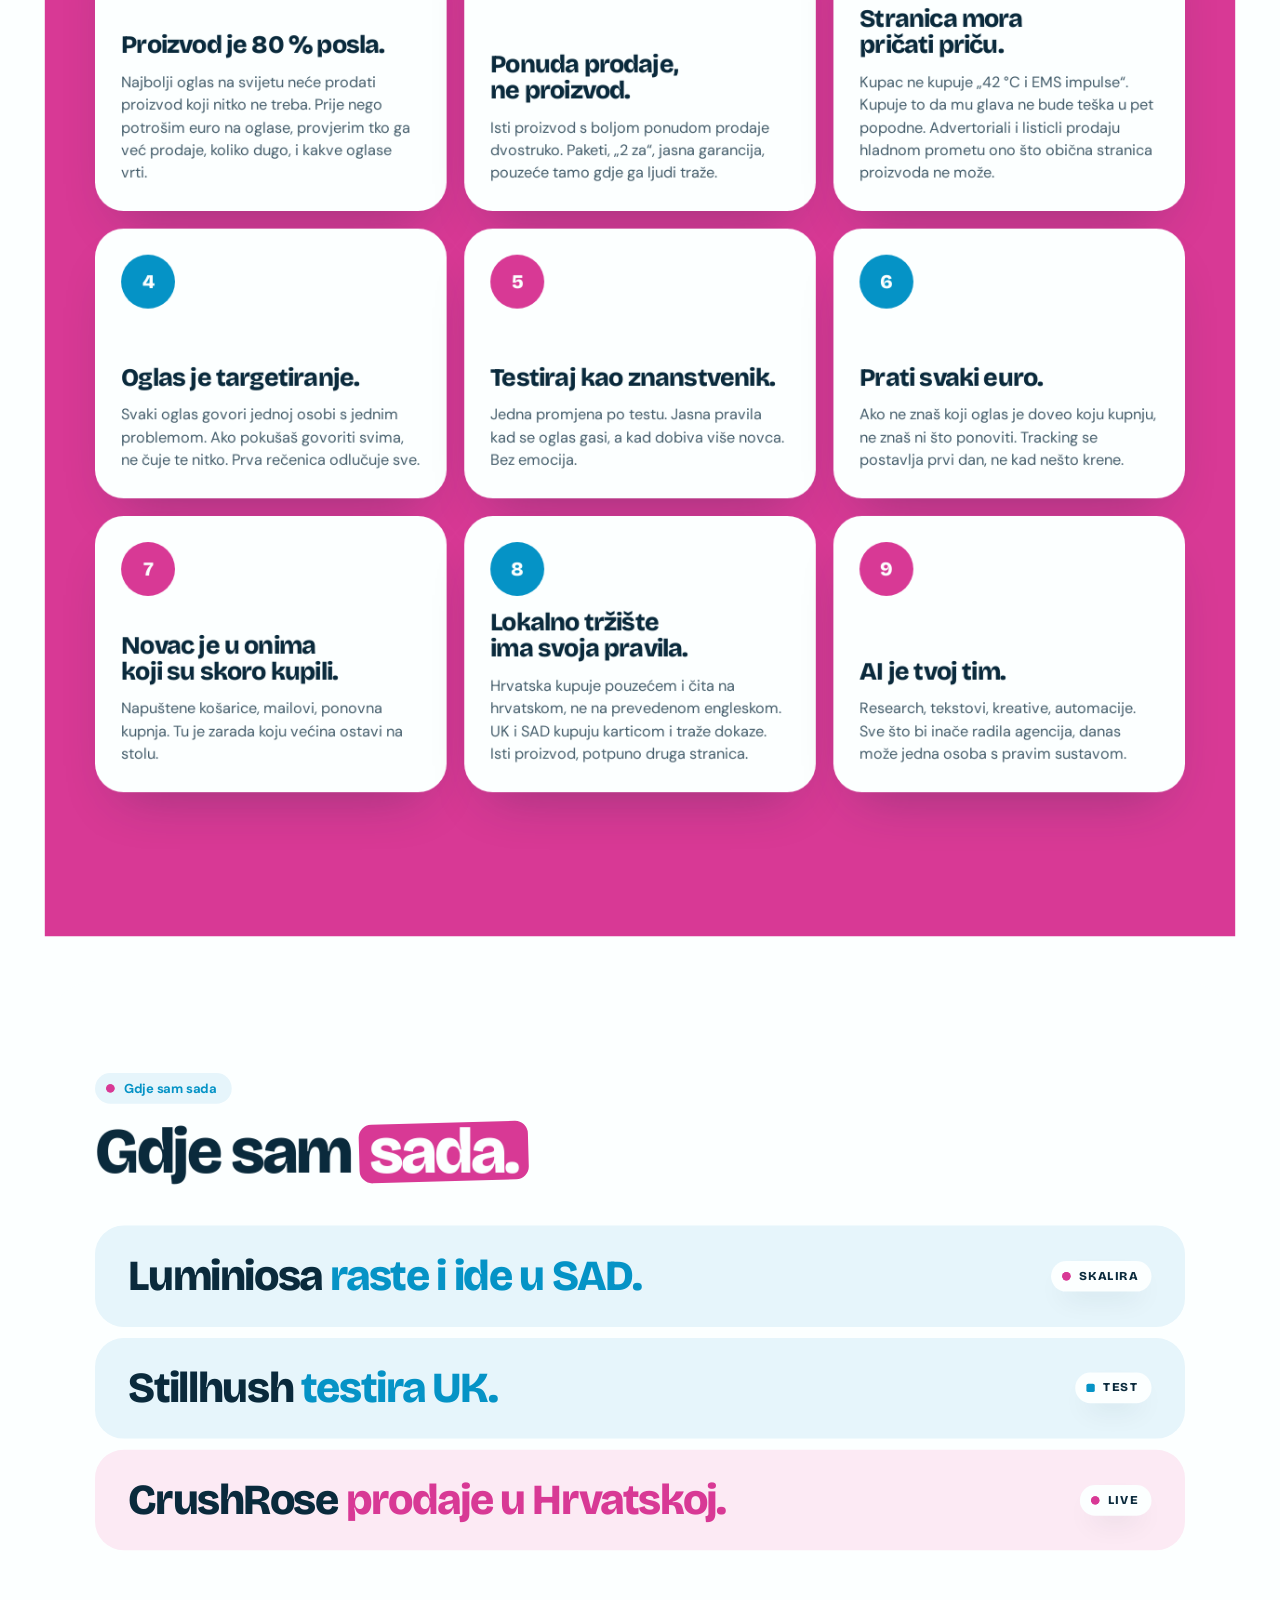
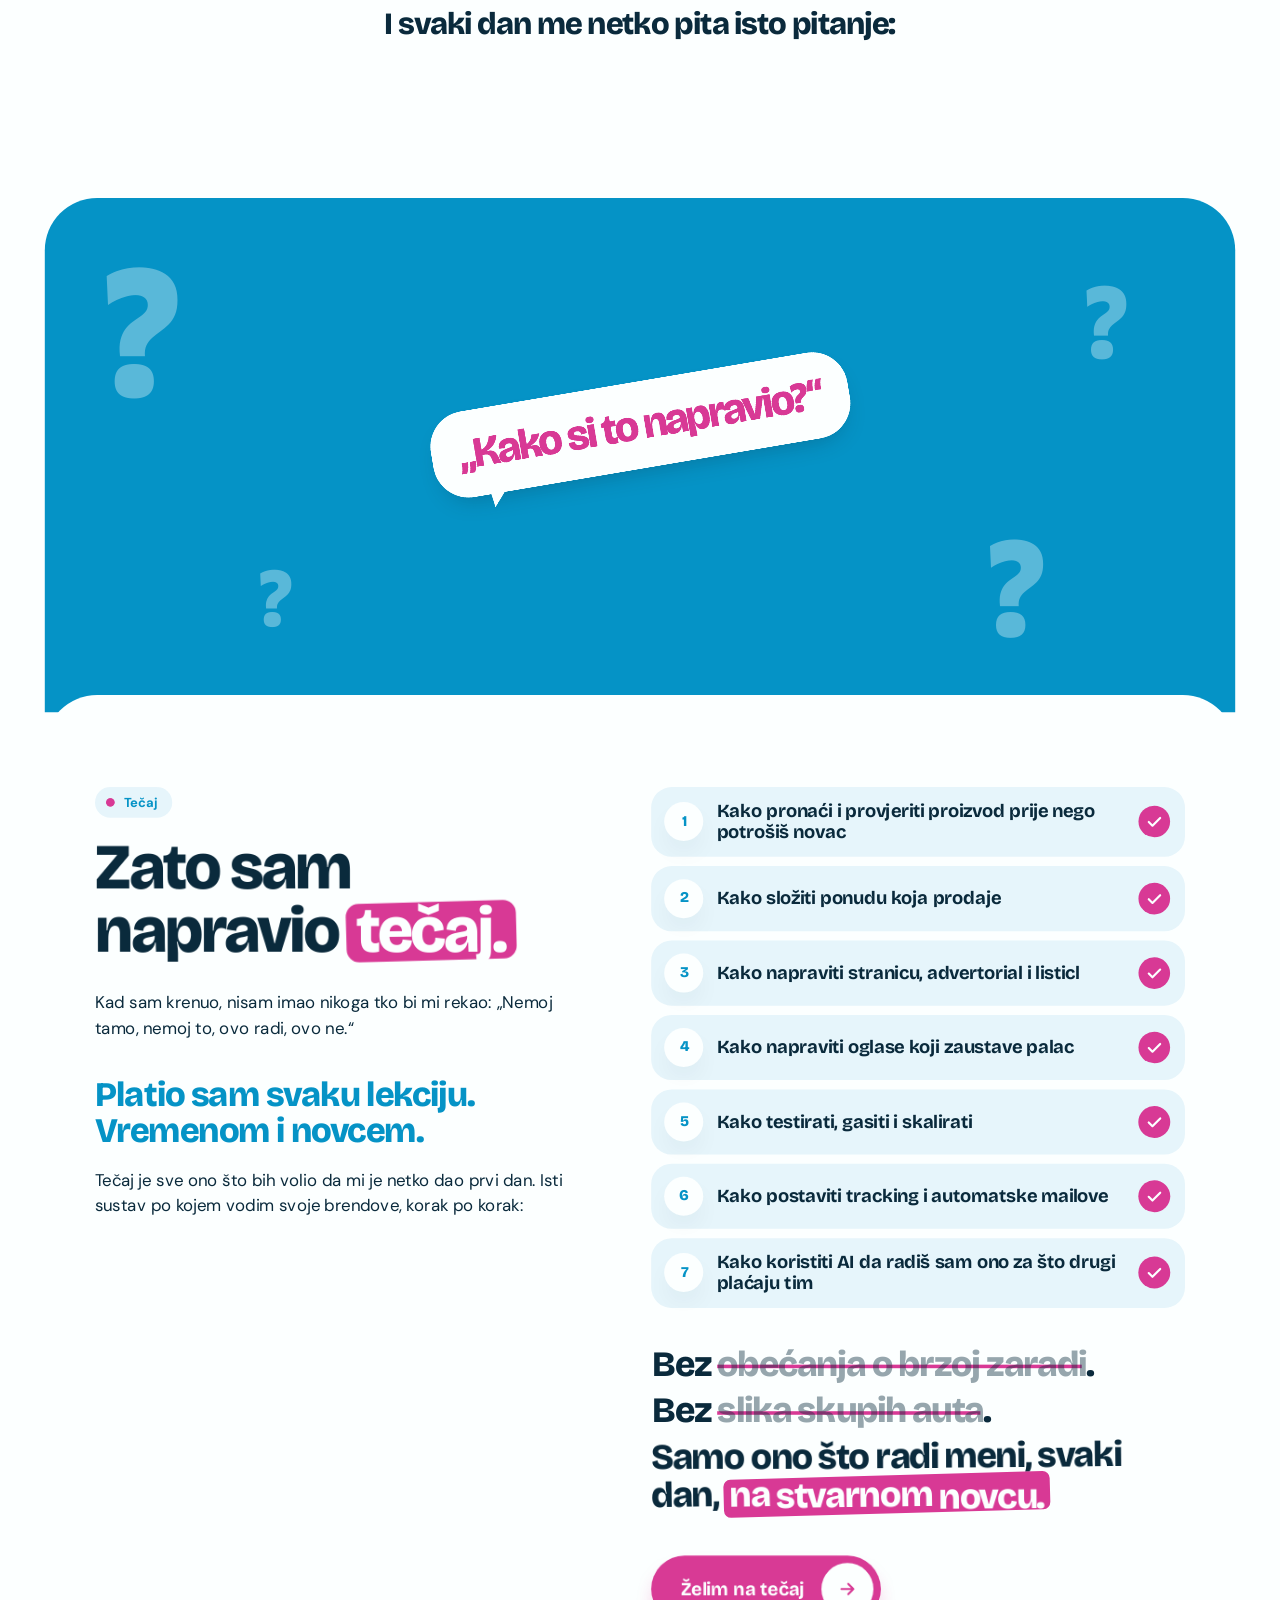
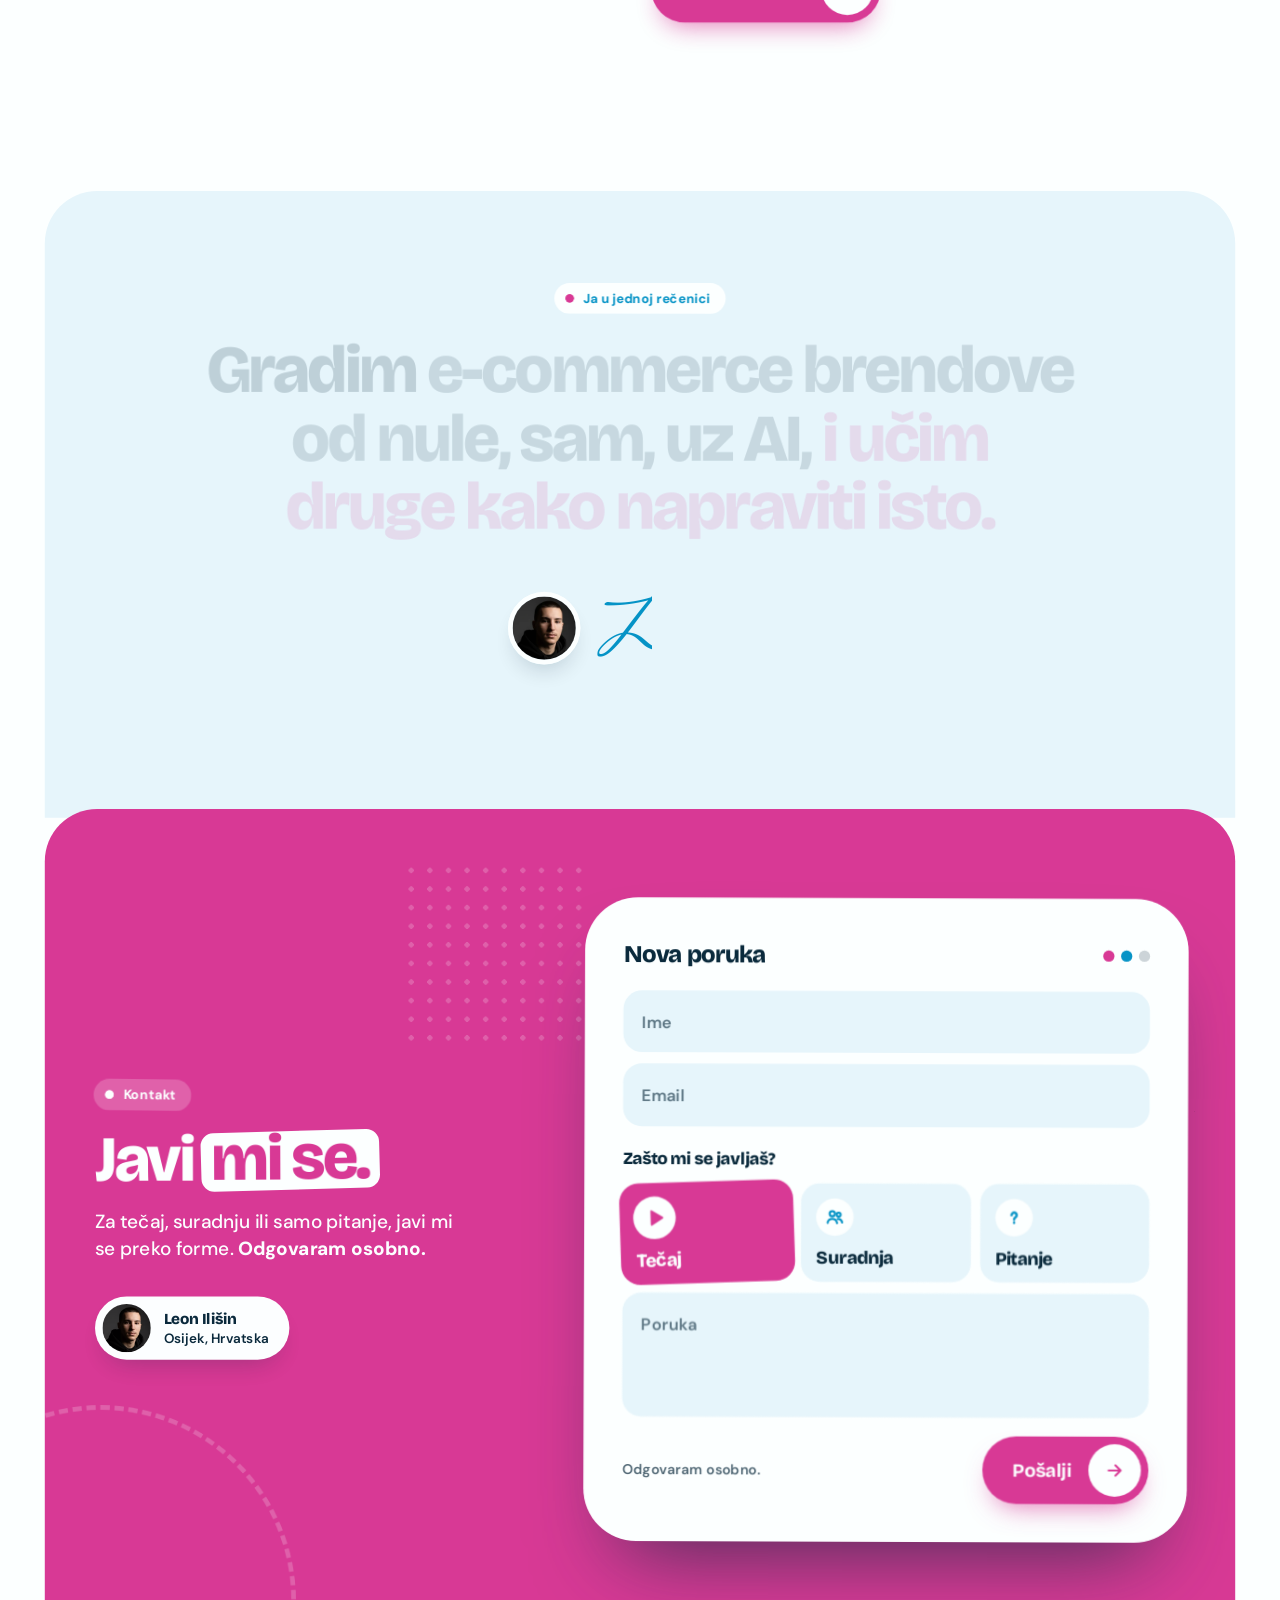
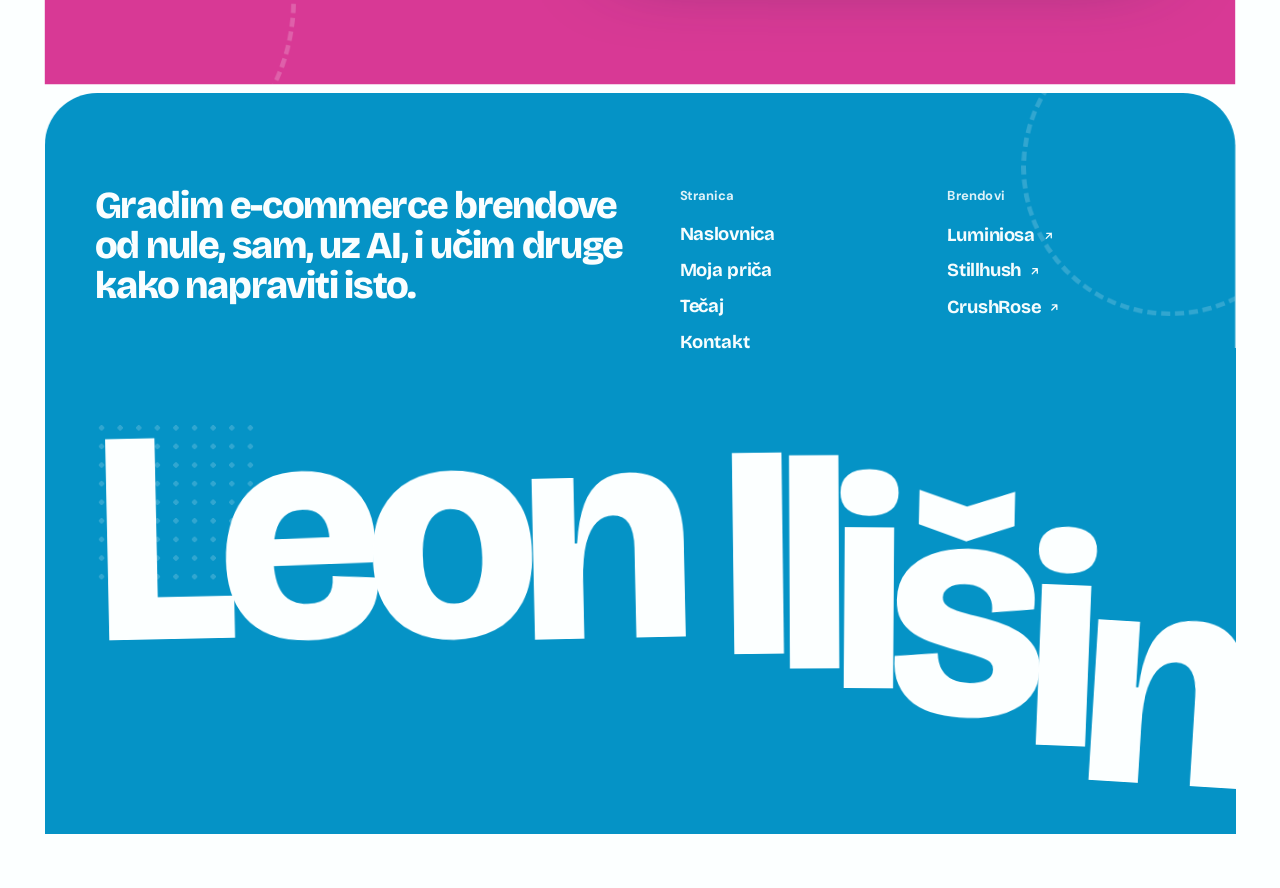
<file: prica/index.html>
<!DOCTYPE html>
<html lang="hr" data-page="story">
<head>
  <meta charset="UTF-8" />
  <meta name="viewport" content="width=device-width, initial-scale=1, viewport-fit=cover" />
  <title>Moja priča i tečaj | Leon Ilišin</title>
  <meta name="description" content="Od Upworka i YouTube Shortsa do tri e-commerce brenda na tri tržišta. Cijela priča, devet lekcija o e-commerceu i tečaj po kojem vodim svoje brendove." />
  <meta name="author" content="Leon Ilišin" />
  <meta name="robots" content="index, follow, max-image-preview:large" />
  <meta name="theme-color" content="#fcffff" />
  <link rel="canonical" href="https://leonilisin.com/prica/" />

  <meta property="og:type" content="website" />
  <meta property="og:locale" content="hr_HR" />
  <meta property="og:site_name" content="Leon Ilišin" />
  <meta property="og:title" content="Drago mi je. Ja sam Leon." />
  <meta property="og:description" content="Cijela priča, i sve što sam naučio usput. Na kraju je tečaj." />
  <meta property="og:url" content="https://leonilisin.com/prica/" />
  <meta property="og:image" content="https://leonilisin.com/og.jpg" />
  <meta property="og:image:width" content="1200" />
  <meta property="og:image:height" content="630" />
  <meta name="twitter:card" content="summary_large_image" />
  <meta name="twitter:title" content="Drago mi je. Ja sam Leon." />
  <meta name="twitter:description" content="Cijela priča, i sve što sam naučio usput. Na kraju je tečaj." />
  <meta name="twitter:image" content="https://leonilisin.com/og.jpg" />

  <link rel="icon" href="/favicon.svg" type="image/svg+xml" />
  <link rel="apple-touch-icon" href="/apple-touch-icon.png" />

  <script>
    (function () {
      var d = document.documentElement;
      d.classList.add('js');
      if (matchMedia('(prefers-reduced-motion: reduce)').matches) { d.classList.add('no-motion'); return; }
      try {
        if (sessionStorage.getItem('li-nav') === '1') { sessionStorage.removeItem('li-nav'); d.classList.add('is-entering'); }
        else if (d.dataset.page === 'home' && !sessionStorage.getItem('li-intro') && !location.hash) { d.classList.add('is-intro'); }
      } catch (e) {}
      setTimeout(function () { if (!window.__liReady) d.classList.add('no-motion'); }, 4000);
    })();
  </script>

  <!-- Google Analytics -->
  <script async src="https://www.googletagmanager.com/gtag/js?id=G-PP62XLYM0V"></script>
  <script>
    window.dataLayer = window.dataLayer || [];
    function gtag(){dataLayer.push(arguments);}
    gtag('js', new Date());
    gtag('config', 'G-PP62XLYM0V');
  </script>

  <link rel="preconnect" href="https://fonts.googleapis.com" />
  <link rel="preconnect" href="https://fonts.gstatic.com" crossorigin />
  <link href="https://fonts.googleapis.com/css2?family=Bricolage+Grotesque:opsz,wght@12..96,400..800&family=DM+Sans:opsz,wght@9..40,400..800&display=swap" rel="stylesheet" />
  <link href="https://fonts.googleapis.com/css2?family=Mrs+Saint+Delafield&text=Leon&display=swap" rel="stylesheet" />
  <link rel="preload" as="image" href="/assets/img/leon-cut.webp" type="image/webp" />
  <link rel="stylesheet" href="/assets/css/style.css?v=3" />

  <script type="application/ld+json">
  {
    "@context": "https://schema.org",
    "@type": "AboutPage",
    "url": "https://leonilisin.com/prica/",
    "name": "Moja priča | Leon Ilišin",
    "inLanguage": "hr-HR",
    "isPartOf": { "@id": "https://leonilisin.com/#website" },
    "about": { "@id": "https://leonilisin.com/#leon" },
    "breadcrumb": {
      "@type": "BreadcrumbList",
      "itemListElement": [
        { "@type": "ListItem", "position": 1, "name": "Naslovnica", "item": "https://leonilisin.com/" },
        { "@type": "ListItem", "position": 2, "name": "Moja priča", "item": "https://leonilisin.com/prica/" }
      ]
    }
  }
  </script>
</head>
<body>
  <a class="skip" href="#main">Preskoči na sadržaj</a>

  <div class="curtain" aria-hidden="true"><i></i><i></i><i></i></div>
  <div class="cursor" aria-hidden="true"><span></span></div>

  <header class="nav">
    <div class="nav__in">
      <a class="logo" href="/" aria-label="Leon Ilišin, naslovnica"><i>L</i>Leon Ilišin</a>
      <nav class="nav__links" aria-label="Glavna navigacija">
        <a href="/#brendovi">Brendovi</a>
        <a href="/#kako-radim">Kako radim</a>
        <a href="/prica/" aria-current="page">Moja priča</a>
        <a class="nav__cta" href="/prica/#tecaj">Tečaj <svg viewBox="0 0 24 24" fill="none" stroke="currentColor" stroke-width="2.4" stroke-linecap="round" stroke-linejoin="round" aria-hidden="true"><path d="M5 12h14M13 6l6 6-6 6"/></svg></a>
      </nav>
      <button class="burger" type="button" aria-label="Izbornik" aria-expanded="false" aria-controls="menu"><span></span><span></span></button>
    </div>
  </header>

  <div class="menu" id="menu" aria-hidden="true">
    <span class="shape ring spin" style="width:240px;height:240px;right:-70px;top:22%;--d:30s" aria-hidden="true"></span>
    <span class="shape dotgrid float" style="width:140px;height:140px;left:8%;bottom:20%" aria-hidden="true"></span>
    <nav class="menu__links" aria-label="Mobilna navigacija">
      <a href="/"><span>Naslovnica</span></a>
      <a href="/#brendovi"><span>Brendovi</span></a>
      <a href="/prica/"><span>Moja priča</span></a>
      <a href="/prica/#tecaj"><span>Tečaj</span></a>
      <a href="/prica/#kontakt"><span>Kontakt</span></a>
    </nav>
    <div class="menu__foot"><span>Leon Ilišin</span><span>Osijek · E-commerce · AI</span></div>
  </div>

  <div class="progress" aria-hidden="true"></div>
  <main id="main">

    <!-- ============ HERO ============ -->
    <section class="shero sheet sheet--first" data-theme="white">
      <div class="wrap hero__grid">
        <div>
          <p class="pill" data-pop><i></i>Moja priča</p>
          <h1 class="h1 shero__title" data-words aria-label="Drago mi je.">Drago <span class="mark">mi je.</span></h1>
          <p class="shero__sub" data-reveal>Ja sam Leon. Ovo je cijela priča, i sve što sam naučio usput.</p>
          <nav class="jump" data-reveal aria-label="Na ovoj stranici">
            <a href="#ukratko">Ukratko</a>
            <a href="#prica">Priča</a>
            <a href="#lekcije">9 lekcija</a>
            <a class="is-pink" href="#tecaj">Tečaj</a>
            <a href="#kontakt">Kontakt</a>
          </nav>
        </div>
        <div class="stage" data-stage data-caps>
          <div class="cap cap--l" style="--x:0;--w:29.5;--t:24;--h:80;--a:1.5;--d:7s;--dl:-1.5s">
            <i class="cap__bg" aria-hidden="true"><b></b><b></b><b></b></i>
            <div class="cap__in" data-depth="-7"><img src="/assets/img/leon-cut.webp" alt="" width="860" height="961" aria-hidden="true" /></div>
          </div>
          <div class="cap cap--m" style="--x:32;--w:36;--t:0;--h:98;--a:1.2;--d:9s;--dl:-4s">
            <i class="cap__bg" aria-hidden="true"><b></b><b></b><b></b></i>
            <div class="cap__in" data-depth="-7"><img src="/assets/img/leon-cut.webp" alt="Leon Ilišin, osnivač e-commerce brendova iz Osijeka" width="860" height="961" fetchpriority="high" /></div>
          </div>
          <div class="cap cap--r" style="--x:70.5;--w:29.5;--t:46;--h:64;--a:1.5;--d:8s;--dl:-6s">
            <i class="cap__bg" aria-hidden="true"><b></b><b></b><b></b></i>
            <div class="cap__in" data-depth="-7"><img src="/assets/img/leon-cut.webp" alt="" width="860" height="961" aria-hidden="true" /></div>
          </div>
          <div class="bubble" data-pop data-depth="16">Bok!</div>
        </div>
      </div>
    </section>

    <!-- ============ UKRATKO ============ -->
    <section class="sheet" data-theme="blue" id="ukratko">
      <div class="wrap">
        <header class="shead">
          <p class="pill" data-pop><i></i>Ukratko</p>
          <h2 class="h2" data-words><span class="mark">Ukratko.</span></h2>
        </header>
        <ol class="road">
          <span class="road__line" aria-hidden="true"><i></i></span>
          <li class="stop" data-reveal><span class="stop__dot" aria-hidden="true"><svg viewBox="0 0 24 24" fill="none" stroke="currentColor" stroke-width="3.2" stroke-linecap="round" stroke-linejoin="round" aria-hidden="true"><path d="M6 6l12 12M18 6L6 18"/></svg></span><p class="stop__what">Krenuo sam na Upworku.</p><p class="stop__res">Ništa.</p></li>
          <li class="stop" data-reveal><span class="stop__dot" aria-hidden="true"><svg viewBox="0 0 24 24" fill="none" stroke="currentColor" stroke-width="3.2" stroke-linecap="round" stroke-linejoin="round" aria-hidden="true"><path d="M6 6l12 12M18 6L6 18"/></svg></span><p class="stop__what">Probao YouTube Shorts.</p><p class="stop__res">Ništa.</p></li>
          <li class="stop stop--some" data-reveal><span class="stop__dot" aria-hidden="true"><svg viewBox="0 0 24 24" fill="none" stroke="currentColor" stroke-width="3.2" stroke-linecap="round" stroke-linejoin="round" aria-hidden="true"><path d="M5 12h14"/></svg></span><p class="stop__what">Radio AI automacije za lokalne biznise.</p><p class="stop__res">Nešto, ali premalo.</p></li>
          <li class="stop stop--some" data-reveal><span class="stop__dot" aria-hidden="true"><svg viewBox="0 0 24 24" fill="none" stroke="currentColor" stroke-width="2.4" stroke-linecap="round" stroke-linejoin="round" aria-hidden="true"><path d="M5 12h14M13 6l6 6-6 6"/></svg></span><p class="stop__what">Ušao u e-commerce.</p></li>
          <li class="stop stop--win" data-reveal><span class="stop__dot" aria-hidden="true"><svg viewBox="0 0 24 24" fill="none" stroke="currentColor" stroke-width="3" stroke-linecap="round" stroke-linejoin="round" aria-hidden="true"><path d="M4 12.5l5.2 5.2L20 6.8"/></svg></span><p class="stop__what">Pokrenuo tri brenda na tri tržišta.</p><p class="stop__res">190.000 €+ prodaje.</p></li>
        </ol>
      </div>
    </section>

    <!-- ============ CHAPTERS 1-4 ============ -->
    <section class="sheet" data-theme="white" id="prica">
      <div class="wrap">
        <div class="chaps">

          <article class="chap">
            <div class="chap__media">
              <div class="scene" data-pop>
                <div class="scene__pic"><img src="/assets/img/ch-laptop.webp" alt="Laptop na praznom stolu noću" width="1160" height="1440" loading="lazy" /></div>
                <div class="fly" aria-hidden="true"><div class="chip" style="--k:0"><span class="ok"><svg viewBox="0 0 24 24" fill="none" stroke="currentColor" stroke-width="2.8" stroke-linecap="round" stroke-linejoin="round" aria-hidden="true"><path d="M12 19V5M6 11l6-6 6 6"/></svg></span><div>Ponuda poslana<small>Čekam odgovor…</small></div></div><div class="chip" style="--k:1"><span class="ok"><svg viewBox="0 0 24 24" fill="none" stroke="currentColor" stroke-width="2.8" stroke-linecap="round" stroke-linejoin="round" aria-hidden="true"><path d="M12 19V5M6 11l6-6 6 6"/></svg></span><div>Ponuda poslana<small>Čekam odgovor…</small></div></div><div class="chip" style="--k:2"><span class="ok"><svg viewBox="0 0 24 24" fill="none" stroke="currentColor" stroke-width="2.8" stroke-linecap="round" stroke-linejoin="round" aria-hidden="true"><path d="M12 19V5M6 11l6-6 6 6"/></svg></span><div>Ponuda poslana<small>Čekam odgovor…</small></div></div></div>
                <div class="chip float" style="right:7%;top:9%;--r:3deg" aria-hidden="true"><div>0 recenzija<small><span class="stars"><svg viewBox="0 0 24 24" fill="currentColor" aria-hidden="true"><path d="M12 2.6l2.9 6 6.5.9-4.7 4.6 1.1 6.5-5.8-3.1-5.8 3.1 1.1-6.5L2.6 9.5l6.5-.9z"/></svg><svg viewBox="0 0 24 24" fill="currentColor" aria-hidden="true"><path d="M12 2.6l2.9 6 6.5.9-4.7 4.6 1.1 6.5-5.8-3.1-5.8 3.1 1.1-6.5L2.6 9.5l6.5-.9z"/></svg><svg viewBox="0 0 24 24" fill="currentColor" aria-hidden="true"><path d="M12 2.6l2.9 6 6.5.9-4.7 4.6 1.1 6.5-5.8-3.1-5.8 3.1 1.1-6.5L2.6 9.5l6.5-.9z"/></svg><svg viewBox="0 0 24 24" fill="currentColor" aria-hidden="true"><path d="M12 2.6l2.9 6 6.5.9-4.7 4.6 1.1 6.5-5.8-3.1-5.8 3.1 1.1-6.5L2.6 9.5l6.5-.9z"/></svg><svg viewBox="0 0 24 24" fill="currentColor" aria-hidden="true"><path d="M12 2.6l2.9 6 6.5.9-4.7 4.6 1.1 6.5-5.8-3.1-5.8 3.1 1.1-6.5L2.6 9.5l6.5-.9z"/></svg></span></small></div></div>
                <div class="chip chip--pink float-b" style="right:9%;bottom:12%;--r:-4deg" aria-hidden="true">50 ljudi na jedan posao</div>
              </div>
            </div>
            <div class="chap__body">
              <p class="chap__no" data-pop><b>01</b>Poglavlje 01 / 07</p>
              <h2 class="h2 chap__title" data-words>Upwork<span class="dot">.</span></h2>
              <div class="prose">
                <p>Kao i svi, krenuo sam tamo gdje svi kreću.</p>
                <p>Napravio sam profil, napisao opis i počeo slati ponude.</p>
                <p>Na svaki posao javi se pedeset ljudi. Neki s pet godina iskustva i stotinu recenzija.</p>
                <p class="big">Ja sam imao nula recenzija.</p>
                <p>Možeš pretpostaviti kako je to išlo.</p>
              </div>
              <aside class="lesson">
                <svg class="burst-mini" viewBox="0 0 100 100" fill="currentColor" aria-hidden="true"><polygon points="50.0,0.0 58.0,20.1 75.0,6.7 71.9,28.1 93.3,25.0 79.9,42.0 100.0,50.0 79.9,58.0 93.3,75.0 71.9,71.9 75.0,93.3 58.0,79.9 50.0,100.0 42.0,79.9 25.0,93.3 28.1,71.9 6.7,75.0 20.1,58.0 0.0,50.0 20.1,42.0 6.7,25.0 28.1,28.1 25.0,6.7 42.0,20.1"/></svg>
                <span class="lesson__tag">Prva lekcija</span>
                <p>Kad se natječeš cijenom, uvijek postoji netko jeftiniji.</p>
              </aside>
            </div>
          </article>

          <article class="chap chap--flip">
            <div class="chap__media">
              <div class="scene scene--pink" data-pop>
                <div class="scene__pic"><img src="/assets/img/ch-phone.webp" alt="Mobitel na stalku ispred ring svjetla" width="1160" height="1440" loading="lazy" /></div>
                <div class="chip float" style="left:7%;top:9%;--r:-3deg" aria-hidden="true"><span class="ok"><svg viewBox="0 0 24 24" fill="none" stroke="currentColor" stroke-width="2.4" stroke-linecap="round" stroke-linejoin="round" aria-hidden="true"><path d="M2 12s3.6-7 10-7 10 7 10 7-3.6 7-10 7-10-7-10-7z"/><circle cx="12" cy="12" r="3"/></svg></span><div><span class="count" data-roll="12480">12.480</span><small>pregleda</small></div></div>
                <div class="chip chip--blue float-b" style="right:7%;bottom:11%;--r:3deg" aria-hidden="true"><div>0 €<small>zarade</small></div></div>
                <div class="chip float" style="left:9%;bottom:24%;--r:4deg;--dl:1s" aria-hidden="true"><span class="x" style="background:var(--pink)"><svg viewBox="0 0 24 24" fill="currentColor" aria-hidden="true"><path d="M8 5.2v13.6a1 1 0 0 0 1.5.86l11-6.8a1 1 0 0 0 0-1.72l-11-6.8A1 1 0 0 0 8 5.2z"/></svg></span>Objavljeno</div>
              </div>
            </div>
            <div class="chap__body">
              <p class="chap__no" data-pop><b>02</b>Poglavlje 02 / 07</p>
              <h2 class="h2 chap__title" data-words>YouTube <span class="mark">Shorts.</span></h2>
              <div class="prose">
                <p>Ok. Ako me nitko ne želi zaposliti, napravit ću publiku.</p>
                <p>Snimao sam. Montirao. Objavljivao.</p>
                <p>Pregledi su dolazili i odlazili.</p>
                <p class="big">Novac nije dolazio uopće.</p>
              </div>
              <aside class="lesson">
                <svg class="burst-mini" viewBox="0 0 100 100" fill="currentColor" aria-hidden="true"><polygon points="50.0,0.0 58.0,20.1 75.0,6.7 71.9,28.1 93.3,25.0 79.9,42.0 100.0,50.0 79.9,58.0 93.3,75.0 71.9,71.9 75.0,93.3 58.0,79.9 50.0,100.0 42.0,79.9 25.0,93.3 28.1,71.9 6.7,75.0 20.1,58.0 0.0,50.0 20.1,42.0 6.7,25.0 28.1,28.1 25.0,6.7 42.0,20.1"/></svg>
                <span class="lesson__tag">Druga lekcija</span>
                <p>Pregledi nisu prodaja.</p>
              </aside>
            </div>
          </article>

          <article class="chap">
            <div class="chap__media">
              <div class="scene" data-pop>
                <div class="scene__pic"><img src="/assets/img/ch-workshop.webp" alt="Radni stol obrtnika s alatom" width="1160" height="1440" loading="lazy" /></div>
                <div class="ceil" aria-hidden="true"><b>Strop</b><i style="--k:0"></i><i style="--k:1"></i><i style="--k:2"></i><i style="--k:3"></i><i style="--k:4"></i><i style="--k:5"></i></div>
                <div class="chip chip--pink float" style="left:7%;top:9%;--r:-3deg" aria-hidden="true">Novi klijent = još sati</div>
              </div>
            </div>
            <div class="chap__body">
              <p class="chap__no" data-pop><b>03</b>Poglavlje 03 / 07</p>
              <h2 class="h2 chap__title" data-words>AI automacije za <span class="mark">lokalne biznise.</span></h2>
              <div class="prose">
                <p>Onda sam pogledao oko sebe.</p>
                <p>Obrtnici, saloni, servisi. Ljudi koji rade dobar posao, a online ih skoro nema.</p>
                <p>Počeo sam im raditi AI automacije i web stranice. Da bih došao do klijenata, napravio sam si alat koji sam pronalazi firme i njihove kontakte, i sustav koji ih sam kontaktira.</p>
                <p class="big">I to je radilo. Prvi pravi novac.</p>
                <p>Ali brzo sam udario u strop.</p>
                <p>Svaki novi klijent značio je još sati. Ako stanem ja, staje i novac.</p>
              </div>
              <aside class="lesson">
                <svg class="burst-mini" viewBox="0 0 100 100" fill="currentColor" aria-hidden="true"><polygon points="50.0,0.0 58.0,20.1 75.0,6.7 71.9,28.1 93.3,25.0 79.9,42.0 100.0,50.0 79.9,58.0 93.3,75.0 71.9,71.9 75.0,93.3 58.0,79.9 50.0,100.0 42.0,79.9 25.0,93.3 28.1,71.9 6.7,75.0 20.1,58.0 0.0,50.0 20.1,42.0 6.7,25.0 28.1,28.1 25.0,6.7 42.0,20.1"/></svg>
                <span class="lesson__tag">Treća lekcija</span>
                <p>Kad prodaješ svoje vrijeme, zarada ima strop.</p>
              </aside>
              <p class="pivot" data-words>Htio sam nešto što prodaje <span class="mark mark--blue">dok ja spavam.</span></p>
            </div>
          </article>

          <article class="chap chap--flip">
            <div class="chap__media">
              <div class="scene scene--pink" data-pop>
                <div class="scene__pic"><img src="/assets/img/ch-boxes.webp" alt="Složene kartonske kutije pod reflektorom" width="1160" height="1440" loading="lazy" /></div>
                <div class="chip float" style="left:6%;top:10%;--r:-4deg" aria-hidden="true"><span class="x"><svg viewBox="0 0 24 24" fill="none" stroke="currentColor" stroke-width="3.2" stroke-linecap="round" stroke-linejoin="round" aria-hidden="true"><path d="M6 6l12 12M18 6L6 18"/></svg></span><div>Proizvod<small>pojeo novac</small></div></div>
                <div class="chip float-b" style="right:5%;top:40%;--r:3deg" aria-hidden="true"><span class="x"><svg viewBox="0 0 24 24" fill="none" stroke="currentColor" stroke-width="3.2" stroke-linecap="round" stroke-linejoin="round" aria-hidden="true"><path d="M6 6l12 12M18 6L6 18"/></svg></span><div>Oglas<small>ugašen nakon 2 dana</small></div></div>
                <div class="chip chip--blue float" style="left:9%;bottom:10%;--r:2deg;--dl:1.2s" aria-hidden="true"><span class="ok" style="background:var(--white);color:var(--blue)"><span class="spin" style="display:grid;place-items:center;width:100%;height:100%;--d:3s"><svg viewBox="0 0 24 24" fill="none" stroke="currentColor" stroke-width="2.6" stroke-linecap="round" stroke-linejoin="round" aria-hidden="true"><path d="M20 12a8 8 0 1 1-2.6-5.9M20 4v4h-4"/></svg></span></span><div>Stranica<small>verzija 5</small></div></div>
              </div>
            </div>
            <div class="chap__body">
              <p class="chap__no" data-pop><b>04</b>Poglavlje 04 / 07</p>
              <h2 class="h2 chap__title" data-words>E-commerce<span class="dot">.</span></h2>
              <div class="prose">
                <p>Ušao sam u dropshipping.</p>
                <p>I ne, nije krenulo odmah.</p>
                <p>Neki proizvodi su pojeli novac i nisu vratili ništa. Neke oglase sam ugasio nakon dva dana. Neke stranice sam prepisao pet puta.</p>
                <p class="big">Ali svaki promašaj je bio lekcija koju više ne moram platiti.</p>
              </div>
            </div>
          </article>
        </div>
      </div>
    </section>

    <!-- ============ CHAPTERS 5-7 ============ -->
    <section class="sheet" data-theme="soft">
      <div class="wrap">
        <div class="chaps">

          <article class="chap" id="luminiosa">
            <div class="chap__media">
              <div data-pop><a class="browser" href="https://luminiosa.com" target="_blank" rel="noopener" data-cursor="Posjeti" aria-label="Otvori luminiosa.com">
              <div class="browser__bar"><i></i><i></i><i></i><span>luminiosa.com</span></div>
              <div class="browser__shot"><img src="/assets/img/brand-luminiosa.webp" alt="Naslovnica trgovine Luminiosa" width="1600" height="889" loading="lazy" /></div>
            </a></div>
              <a class="link" href="https://luminiosa.com" target="_blank" rel="noopener" style="--hl:var(--blue);--hl-fg:var(--white)">luminiosa.com <svg viewBox="0 0 24 24" fill="none" stroke="currentColor" stroke-width="2.6" stroke-linecap="round" stroke-linejoin="round" aria-hidden="true"><path d="M7 17L17 7M8 7h9v9"/></svg></a>
            </div>
            <div class="chap__body">
              <p class="chap__no" data-pop><b>05</b>Poglavlje 05 / 07</p>
              <h2 class="h2 chap__title" data-words>Luminiosa<span class="dot">.</span></h2>
              <p class="chap__date" data-pop>Prosinac 2025.</p>
              <div class="prose">
                <p>Proizvod za ljude kojima se bol u vratu i potiljku vraća svaki dan. Probali su tablete, masaže i jastuke, i ništa nije trajalo.</p>
                <p>Ovaj put sam sve napravio drugačije. Proizvod koji rješava pravi problem. Tržište koje poznajem. Pouzeće i brza dostava, jer tako kupuje Hrvatska. Stranice koje pričaju priču, a ne nabrajaju karakteristike.</p>
                <p class="big">Krenulo je brže nego što sam i sam očekivao.</p>
              </div>
              <div class="stats">
                <div class="stat" data-pop><p class="n"><span data-count="190000">190.000</span> €+</p><p class="l">prodaje</p></div>
                <div class="stat" data-pop><p class="n"><span data-count="3450">3.450</span>+</p><p class="l">kupaca</p></div>
                <div class="stat" data-pop><p class="n">4,8 / 5</p><p class="l">prosječna ocjena</p></div>
                <div class="stat" data-pop><p class="n n--txt">Hrvatska, regija, a sada i SAD</p></div>
              </div>
            </div>
          </article>

          <article class="chap chap--flip" id="stillhush">
            <div class="chap__media">
              <div data-pop><a class="browser" href="https://stillhush.com" target="_blank" rel="noopener" data-cursor="Posjeti" aria-label="Otvori stillhush.com">
              <div class="browser__bar"><i></i><i></i><i></i><span>stillhush.com</span></div>
              <div class="browser__shot"><img src="/assets/img/brand-stillhush.webp" alt="Naslovnica trgovine Stillhush" width="1600" height="889" loading="lazy" /></div>
            </a></div>
              <a class="link" href="https://stillhush.com" target="_blank" rel="noopener" style="--hl:var(--blue);--hl-fg:var(--white)">stillhush.com <svg viewBox="0 0 24 24" fill="none" stroke="currentColor" stroke-width="2.6" stroke-linecap="round" stroke-linejoin="round" aria-hidden="true"><path d="M7 17L17 7M8 7h9v9"/></svg></a>
            </div>
            <div class="chap__body">
              <p class="chap__no" data-pop><b>06</b>Poglavlje 06 / 07</p>
              <h2 class="h2 chap__title" data-words>Stillhush<span class="dot">.</span></h2>
              <div class="prose">
                <p>Nakon Luminiose htio sam znati mogu li isto napraviti na tržištu koje ne poznajem.</p>
                <p>Stillhush je brend za Ujedinjeno Kraljevstvo. Drugi jezik, druga valuta, drugi kupci. I zdravstvena kategorija, gdje kupci već znaju za svaku prevaru i svaka pretjerana rečenica u oglasu te odmah košta povjerenja.</p>
                <p>Kad prvi proizvod nije davao brojke koje sam htio, nisam čekao mjesecima. Isti store sam u jednom danu okrenuo na novi proizvod, s novom stranicom i novom ponudom.</p>
                <p>Tu sam naučio da brend nije proizvod.</p>
              </div>
              <p class="pivot" data-words>Brend je sustav koji možeš <span class="mark">preusmjeriti.</span></p>
            </div>
          </article>

          <article class="chap" id="crushrose">
            <div class="chap__media">
              <div data-pop><a class="browser" href="https://crushrose.com" target="_blank" rel="noopener" data-cursor="Posjeti" aria-label="Otvori crushrose.com">
              <div class="browser__bar"><i></i><i></i><i></i><span>crushrose.com</span></div>
              <div class="browser__shot"><img src="/assets/img/brand-crushrose.webp" alt="Naslovnica trgovine CrushRose" width="1600" height="889" loading="lazy" /></div>
            </a></div>
              <a class="link" href="https://crushrose.com" target="_blank" rel="noopener" style="--hl:var(--blue);--hl-fg:var(--white)">crushrose.com <svg viewBox="0 0 24 24" fill="none" stroke="currentColor" stroke-width="2.6" stroke-linecap="round" stroke-linejoin="round" aria-hidden="true"><path d="M7 17L17 7M8 7h9v9"/></svg></a>
            </div>
            <div class="chap__body">
              <p class="chap__no" data-pop><b>07</b>Poglavlje 07 / 07</p>
              <h2 class="h2 chap__title" data-words>CrushRose<span class="dot">.</span></h2>
              <div class="prose">
                <p>Treći brend. Poklon za Hrvatsku: medo s vječnom ružom i ogrlicom unutra.</p>
                <p>Ovdje sam sve što sam naučio stavio u jedan sustav.</p>
              </div>
              <ol class="steps">
                <li data-n="1">Video oglasi testirani po publici.</li>
                <li data-n="2">Stranica proizvoda prepisana po onome što su kupci stvarno pitali.</li>
                <li data-n="3">Ponuda „2 za“ koja diže vrijednost narudžbe.</li>
                <li data-n="4">Automatski mailovi koji svakome tko ostavi košaricu šalju podsjetnik, pa popust, pa veći popust.</li>
              </ol>
              <div class="prose">
                <p class="big">Sve to radi samo. Dok ja radim na sljedećem.</p>
              </div>
            </div>
          </article>
        </div>
      </div>
    </section>

    <!-- ============ LESSONS ============ -->
    <section class="sheet" data-theme="pink" id="lekcije">
      <div class="wrap">
        <header class="shead">
          <p class="pill" data-pop><i></i>Devet lekcija</p>
          <h2 class="h2" data-words>Što sam naučio o <span class="mark">e-commerceu.</span></h2>
          <p class="lead" data-reveal>Nakon tri brenda, tri tržišta i puno promašaja, ovo je ono što stvarno vrijedi:</p>
        </header>
        <ol class="lgrid">
          <li class="lcard" data-pop>
            <span class="lcard__no">1</span>
            <h3 class="lcard__title">Proizvod je 80 % posla.</h3>
            <p class="lcard__text">Najbolji oglas na svijetu neće prodati proizvod koji nitko ne treba. Prije nego potrošim euro na oglase, provjerim tko ga već prodaje, koliko dugo, i kakve oglase vrti.</p>
          </li>
          <li class="lcard" data-pop>
            <span class="lcard__no">2</span>
            <h3 class="lcard__title">Ponuda prodaje, ne proizvod.</h3>
            <p class="lcard__text">Isti proizvod s boljom ponudom prodaje dvostruko. Paketi, „2 za“, jasna garancija, pouzeće tamo gdje ga ljudi traže.</p>
          </li>
          <li class="lcard" data-pop>
            <span class="lcard__no">3</span>
            <h3 class="lcard__title">Stranica mora pričati priču.</h3>
            <p class="lcard__text">Kupac ne kupuje „42 °C i EMS impulse“. Kupuje to da mu glava ne bude teška u pet popodne. Advertoriali i listicli prodaju hladnom prometu ono što obična stranica proizvoda ne može.</p>
          </li>
          <li class="lcard" data-pop>
            <span class="lcard__no">4</span>
            <h3 class="lcard__title">Oglas je targetiranje.</h3>
            <p class="lcard__text">Svaki oglas govori jednoj osobi s jednim problemom. Ako pokušaš govoriti svima, ne čuje te nitko. Prva rečenica odlučuje sve.</p>
          </li>
          <li class="lcard" data-pop>
            <span class="lcard__no">5</span>
            <h3 class="lcard__title">Testiraj kao znanstvenik.</h3>
            <p class="lcard__text">Jedna promjena po testu. Jasna pravila kad se oglas gasi, a kad dobiva više novca. Bez emocija.</p>
          </li>
          <li class="lcard" data-pop>
            <span class="lcard__no">6</span>
            <h3 class="lcard__title">Prati svaki euro.</h3>
            <p class="lcard__text">Ako ne znaš koji oglas je doveo koju kupnju, ne znaš ni što ponoviti. Tracking se postavlja prvi dan, ne kad nešto krene.</p>
          </li>
          <li class="lcard" data-pop>
            <span class="lcard__no">7</span>
            <h3 class="lcard__title">Novac je u onima koji su skoro kupili.</h3>
            <p class="lcard__text">Napuštene košarice, mailovi, ponovna kupnja. Tu je zarada koju većina ostavi na stolu.</p>
          </li>
          <li class="lcard" data-pop>
            <span class="lcard__no">8</span>
            <h3 class="lcard__title">Lokalno tržište ima svoja pravila.</h3>
            <p class="lcard__text">Hrvatska kupuje pouzećem i čita na hrvatskom, ne na prevedenom engleskom. UK i SAD kupuju karticom i traže dokaze. Isti proizvod, potpuno druga stranica.</p>
          </li>
          <li class="lcard" data-pop>
            <span class="lcard__no">9</span>
            <h3 class="lcard__title">AI je tvoj tim.</h3>
            <p class="lcard__text">Research, tekstovi, kreative, automacije. Sve što bi inače radila agencija, danas može jedna osoba s pravim sustavom.</p>
          </li>
        </ol>
      </div>
    </section>

    <!-- ============ NOW ============ -->
    <section class="sheet" data-theme="white" id="sada">
      <div class="wrap">
        <header class="shead">
          <p class="pill" data-pop><i></i>Gdje sam sada</p>
          <h2 class="h2" data-words>Gdje sam <span class="mark">sada.</span></h2>
        </header>
        <div class="nowlist">
          <div class="nowrow" data-reveal><p>Luminiosa <span>raste i ide u SAD.</span></p><span class="status status--scale"><i></i>Skalira</span></div>
          <div class="nowrow" data-reveal><p>Stillhush <span>testira UK.</span></p><span class="status status--test"><i></i>Test</span></div>
          <div class="nowrow" data-reveal><p>CrushRose <span>prodaje u Hrvatskoj.</span></p><span class="status status--live"><i></i>Live</span></div>
        </div>
        <p class="now__lead" data-reveal>I svaki dan me netko pita isto pitanje:</p>
      </div>
    </section>

    <section class="sheet ask" data-theme="blue" aria-label="Pitanje">
      <span class="qm float" style="font-size:16vw;left:5%;top:8%;--r:-14deg" aria-hidden="true">?</span>
      <span class="qm float-b" style="font-size:9vw;right:9%;top:14%;--r:12deg" aria-hidden="true">?</span>
      <span class="qm float" style="font-size:12vw;right:16%;bottom:10%;--r:-8deg;--dl:1s" aria-hidden="true">?</span>
      <span class="qm float-b" style="font-size:7vw;left:18%;bottom:14%;--r:18deg" aria-hidden="true">?</span>
      <div class="wrap">
        <p class="ask__bubble">„Kako si to napravio?“</p>
      </div>
    </section>

    <!-- ============ COURSE ============ -->
    <section class="sheet" data-theme="white" id="tecaj">
      <div class="wrap course__grid">
        <div class="course__left">
          <p class="pill" data-pop><i></i>Tečaj</p>
          <h2 class="h2 course__title" data-words>Zato sam napravio <span class="mark">tečaj.</span></h2>
          <div class="prose">
            <p>Kad sam krenuo, nisam imao nikoga tko bi mi rekao: „Nemoj tamo, nemoj to, ovo radi, ovo ne.“</p>
            <p class="big">Platio sam svaku lekciju. Vremenom i novcem.</p>
            <p>Tečaj je sve ono što bih volio da mi je netko dao prvi dan. Isti sustav po kojem vodim svoje brendove, korak po korak:</p>
          </div>
        </div>
        <div class="course__right">
          <ol class="mods">
            <li class="mod"><span>Kako pronaći i provjeriti proizvod prije nego potrošiš novac</span><span class="mod__ok"><svg viewBox="0 0 24 24" fill="none" stroke="currentColor" stroke-width="3" stroke-linecap="round" stroke-linejoin="round" aria-hidden="true"><path d="M4 12.5l5.2 5.2L20 6.8"/></svg></span></li>
            <li class="mod"><span>Kako složiti ponudu koja prodaje</span><span class="mod__ok"><svg viewBox="0 0 24 24" fill="none" stroke="currentColor" stroke-width="3" stroke-linecap="round" stroke-linejoin="round" aria-hidden="true"><path d="M4 12.5l5.2 5.2L20 6.8"/></svg></span></li>
            <li class="mod"><span>Kako napraviti stranicu, advertorial i listicl</span><span class="mod__ok"><svg viewBox="0 0 24 24" fill="none" stroke="currentColor" stroke-width="3" stroke-linecap="round" stroke-linejoin="round" aria-hidden="true"><path d="M4 12.5l5.2 5.2L20 6.8"/></svg></span></li>
            <li class="mod"><span>Kako napraviti oglase koji zaustave palac</span><span class="mod__ok"><svg viewBox="0 0 24 24" fill="none" stroke="currentColor" stroke-width="3" stroke-linecap="round" stroke-linejoin="round" aria-hidden="true"><path d="M4 12.5l5.2 5.2L20 6.8"/></svg></span></li>
            <li class="mod"><span>Kako testirati, gasiti i skalirati</span><span class="mod__ok"><svg viewBox="0 0 24 24" fill="none" stroke="currentColor" stroke-width="3" stroke-linecap="round" stroke-linejoin="round" aria-hidden="true"><path d="M4 12.5l5.2 5.2L20 6.8"/></svg></span></li>
            <li class="mod"><span>Kako postaviti tracking i automatske mailove</span><span class="mod__ok"><svg viewBox="0 0 24 24" fill="none" stroke="currentColor" stroke-width="3" stroke-linecap="round" stroke-linejoin="round" aria-hidden="true"><path d="M4 12.5l5.2 5.2L20 6.8"/></svg></span></li>
            <li class="mod"><span>Kako koristiti AI da radiš sam ono za što drugi plaćaju tim</span><span class="mod__ok"><svg viewBox="0 0 24 24" fill="none" stroke="currentColor" stroke-width="3" stroke-linecap="round" stroke-linejoin="round" aria-hidden="true"><path d="M4 12.5l5.2 5.2L20 6.8"/></svg></span></li>
          </ol>
          <div class="course__no">
            <p>Bez <span class="x">obećanja o brzoj zaradi</span>.</p>
            <p>Bez <span class="x">slika skupih auta</span>.</p>
            <p data-words>Samo ono što radi meni, svaki dan, <span class="mark">na stvarnom novcu.</span></p>
          </div>
          <div class="course__cta">
            <a class="btn btn--xl" href="#kontakt" data-magnetic data-why="Tečaj">Želim na tečaj <span class="btn__ico"><svg viewBox="0 0 24 24" fill="none" stroke="currentColor" stroke-width="2.4" stroke-linecap="round" stroke-linejoin="round" aria-hidden="true"><path d="M5 12h14M13 6l6 6-6 6"/></svg></span></a>
          </div>
        </div>
      </div>
    </section>

    <!-- ============ ONE SENTENCE ============ -->
    <section class="sheet one" data-theme="soft">
      <div class="wrap">
        <p class="pill" data-pop><i></i>Ja u jednoj rečenici</p>
        <p class="one__text" data-scrub>Gradim e-commerce brendove od nule, sam, uz AI, <i>i učim druge kako napraviti isto.</i></p>
        <div class="one__sig">
          <img src="/assets/img/leon-sq.webp" alt="" width="320" height="320" loading="lazy" />
          <span class="sig">Leon</span>
        </div>
      </div>
    </section>

    <!-- ============ CONTACT ============ -->
    <section class="sheet contact" data-theme="pink" id="kontakt">
      <span class="shape ring spin" style="width:420px;height:420px;left:-150px;bottom:-120px;--d:44s" aria-hidden="true"></span>
      <span class="shape dotgrid float" style="width:200px;height:200px;left:30%;top:6%" aria-hidden="true"></span>
      <div class="wrap contact__grid">
        <div class="contact__left">
          <p class="pill" data-pop><i></i>Kontakt</p>
          <h2 class="h2 contact__title" data-words>Javi <span class="mark">mi se.</span></h2>
          <p class="contact__lead">Za tečaj, suradnju ili samo pitanje, javi mi se preko forme. <b>Odgovaram osobno.</b></p>
          <div class="contact__who">
            <img src="/assets/img/leon-sq.webp" alt="Leon Ilišin" width="320" height="320" loading="lazy" />
            <span><b>Leon Ilišin</b>Osijek, Hrvatska</span>
          </div>
        </div>

        <div class="form" data-pop>
          <form id="kontakt-forma" novalidate>
            <div class="form__head"><b>Nova poruka</b><span class="form__dots" aria-hidden="true"><i></i><i></i><i></i></span></div>

            <div class="field">
              <label for="f-ime">Ime</label>
              <input id="f-ime" name="ime" type="text" autocomplete="name" required />
              <span class="field__err" aria-live="polite"></span>
            </div>
            <div class="field">
              <label for="f-email">Email</label>
              <input id="f-email" name="email" type="email" autocomplete="email" inputmode="email" spellcheck="false" autocapitalize="off" required />
              <span class="field__err" aria-live="polite"></span>
            </div>

            <fieldset class="why">
              <legend>Zašto mi se javljaš?</legend>
              <div class="why__opts">
                <label class="why__opt"><input type="radio" name="razlog" value="Tečaj" checked /><span><svg viewBox="0 0 24 24" fill="currentColor" aria-hidden="true"><path d="M8 5.2v13.6a1 1 0 0 0 1.5.86l11-6.8a1 1 0 0 0 0-1.72l-11-6.8A1 1 0 0 0 8 5.2z"/></svg>Tečaj</span></label>
                <label class="why__opt"><input type="radio" name="razlog" value="Suradnja" /><span><svg viewBox="0 0 24 24" fill="none" stroke="currentColor" stroke-width="2.4" stroke-linecap="round" stroke-linejoin="round" aria-hidden="true"><circle cx="9" cy="8" r="3"/><circle cx="16.4" cy="9" r="2.3"/><path d="M3.4 19c.6-3.2 2.8-5 5.6-5s5 1.8 5.6 5M15.4 14.2c2.6-.3 4.5 1.3 5.2 4.3"/></svg>Suradnja</span></label>
                <label class="why__opt"><input type="radio" name="razlog" value="Pitanje" /><span><svg viewBox="0 0 24 24" fill="none" stroke="currentColor" stroke-width="2.8" stroke-linecap="round" stroke-linejoin="round" aria-hidden="true"><path d="M9 9a3 3 0 1 1 4.6 2.5c-1 .7-1.6 1.3-1.6 2.5M12 17.6v.2"/></svg>Pitanje</span></label>
              </div>
            </fieldset>

            <div class="field">
              <label for="f-poruka">Poruka</label>
              <textarea id="f-poruka" name="poruka" rows="3" required></textarea>
              <span class="field__err" aria-live="polite"></span>
            </div>

            <input class="hp" type="text" name="_gotcha" tabindex="-1" autocomplete="off" aria-hidden="true" />

            <div class="form__foot">
              <p class="form__note" aria-live="polite">Odgovaram osobno.</p>
              <button class="btn btn--xl send" type="submit">Pošalji <span class="btn__ico"><svg viewBox="0 0 24 24" fill="none" stroke="currentColor" stroke-width="2.4" stroke-linecap="round" stroke-linejoin="round" aria-hidden="true"><path d="M5 12h14M13 6l6 6-6 6"/></svg></span></button>
            </div>
          </form>

          <div class="form__done" aria-hidden="true" role="status">
            <i class="confetti" style="--cx:150px;--cy:0px;--cr:90deg;border-radius:50%;"></i><i class="confetti" style="--cx:189px;--cy:91px;--cr:137deg;"></i><i class="confetti" style="--cx:168px;--cy:211px;--cr:184deg;"></i><i class="confetti" style="--cx:33px;--cy:146px;--cr:231deg;border-radius:50%;"></i><i class="confetti" style="--cx:-46px;--cy:204px;--cr:278deg;"></i><i class="confetti" style="--cx:-168px;--cy:211px;--cr:325deg;"></i><i class="confetti" style="--cx:-135px;--cy:65px;--cr:372deg;border-radius:50%;"></i><i class="confetti" style="--cx:-210px;--cy:0px;--cr:419deg;"></i><i class="confetti" style="--cx:-243px;--cy:-117px;--cr:466deg;"></i><i class="confetti" style="--cx:-93px;--cy:-117px;--cr:513deg;border-radius:50%;"></i><i class="confetti" style="--cx:-46px;--cy:-204px;--cr:560deg;"></i><i class="confetti" style="--cx:60px;--cy:-263px;--cr:607deg;"></i><i class="confetti" style="--cx:93px;--cy:-117px;--cr:654deg;border-radius:50%;"></i><i class="confetti" style="--cx:189px;--cy:-91px;--cr:701deg;"></i>
            <span class="okbig"><svg viewBox="0 0 48 48" fill="none" stroke="currentColor" stroke-width="5" stroke-linecap="round" stroke-linejoin="round" aria-hidden="true"><path d="M8 25l11 11L41 12"/></svg></span>
            <h3>Poslano!</h3>
            <p>Hvala, <span data-name>javim se</span>. Odgovaram osobno.</p>
          </div>
        </div>
      </div>
    </section>
  </main>

  <footer class="foot sheet" data-theme="blue">
    <span class="shape ring spin" style="width:320px;height:320px;right:-90px;top:-80px;--d:40s" aria-hidden="true"></span>
    <span class="shape dotgrid float" style="width:180px;height:180px;left:4%;top:44%" aria-hidden="true"></span>
    <div class="wrap">
      <div class="foot__top">
        <p class="foot__line" data-reveal>Gradim e-commerce brendove od nule, sam, uz AI, i učim druge kako napraviti isto.</p>
        <div class="foot__col" data-reveal>
          <h4>Stranica</h4>
          <a href="/">Naslovnica</a>
          <a href="/prica/">Moja priča</a>
          <a href="/prica/#tecaj">Tečaj</a>
          <a href="/prica/#kontakt">Kontakt</a>
        </div>
        <div class="foot__col" data-reveal>
          <h4>Brendovi</h4>
          <a href="https://luminiosa.com" target="_blank" rel="noopener">Luminiosa <svg viewBox="0 0 24 24" fill="none" stroke="currentColor" stroke-width="2.6" stroke-linecap="round" stroke-linejoin="round" aria-hidden="true"><path d="M7 17L17 7M8 7h9v9"/></svg></a>
          <a href="https://stillhush.com" target="_blank" rel="noopener">Stillhush <svg viewBox="0 0 24 24" fill="none" stroke="currentColor" stroke-width="2.6" stroke-linecap="round" stroke-linejoin="round" aria-hidden="true"><path d="M7 17L17 7M8 7h9v9"/></svg></a>
          <a href="https://crushrose.com" target="_blank" rel="noopener">CrushRose <svg viewBox="0 0 24 24" fill="none" stroke="currentColor" stroke-width="2.6" stroke-linecap="round" stroke-linejoin="round" aria-hidden="true"><path d="M7 17L17 7M8 7h9v9"/></svg></a>
        </div>
      </div>
      <p class="foot__word" data-fit aria-hidden="true">Leon Ilišin</p>
      <div class="foot__bar">
        <span>Leon Ilišin · Osijek · E-commerce · AI · Tečaj</span>
        <span>© 2026</span>
        <a href="#main" data-top>Natrag na vrh ↑</a>
      </div>
    </div>
  </footer>

  <script src="/assets/vendor/gsap.min.js" defer></script>
  <script src="/assets/vendor/ScrollTrigger.min.js" defer></script>
  <script src="/assets/vendor/lenis.min.js" defer></script>
  <script src="/assets/js/app.js?v=3" defer></script>
</body>
</html>
</file>
<file: assets/css/style.css>
/* ==========================================================================
   leonilisin.com
   Palette: sky blue, white, hot pink. Navy is used for text only.
   ========================================================================== */

:root {
  --blue: #0593c6;
  --white: #fcffff;
  --pink: #d83995;
  --navy: #0a2a3c;
  --blue-soft: #e6f5fb;
  --pink-soft: #fceaf4;

  --f-display: "Bricolage Grotesque", "Avenir Next", "Helvetica Neue", Arial, sans-serif;
  --f-body: "DM Sans", "Helvetica Neue", Arial, sans-serif;

  --pad: clamp(18px, 4.2vw, 64px);
  --max: 1380px;
  --r-xl: clamp(28px, 4.4vw, 60px);
  --r-lg: clamp(22px, 2.4vw, 34px);
  --sh: 0 28px 60px -28px rgba(10, 42, 60, 0.32);
  --sh-sm: 0 14px 30px -14px rgba(10, 42, 60, 0.3);
  --ease: cubic-bezier(0.16, 1, 0.3, 1);
  --back: cubic-bezier(0.34, 1.56, 0.64, 1);
  --io: cubic-bezier(0.65, 0, 0.35, 1);
}

[data-theme="white"] { --bg: var(--white); --fg: var(--navy); --hl: var(--pink); --hl-fg: var(--white); --muted: rgba(10, 42, 60, 0.72); --line: rgba(10, 42, 60, 0.14); --chip: var(--blue-soft); --chip-fg: var(--blue); }
[data-theme="soft"] { --bg: var(--blue-soft); --fg: var(--navy); --hl: var(--pink); --hl-fg: var(--white); --muted: rgba(10, 42, 60, 0.74); --line: rgba(10, 42, 60, 0.14); --chip: var(--white); --chip-fg: var(--blue); }
[data-theme="blue"] { --bg: var(--blue); --fg: var(--white); --hl: var(--white); --hl-fg: var(--blue); --muted: rgba(252, 255, 255, 0.94); --line: rgba(252, 255, 255, 0.34); --chip: rgba(252, 255, 255, 0.2); --chip-fg: var(--white); }
[data-theme="pink"] { --bg: var(--pink); --fg: var(--white); --hl: var(--white); --hl-fg: var(--pink); --muted: rgba(252, 255, 255, 0.95); --line: rgba(252, 255, 255, 0.36); --chip: rgba(252, 255, 255, 0.2); --chip-fg: var(--white); }

*, *::before, *::after { box-sizing: border-box; }
html { -webkit-text-size-adjust: 100%; text-size-adjust: 100%; background: var(--white); scroll-padding-top: 96px; }
html.lenis, html.lenis body { height: auto; }
.lenis.lenis-smooth { scroll-behavior: auto !important; }
.lenis.lenis-stopped { overflow: hidden; }
body { margin: 0; font-family: var(--f-body); font-size: 18px; line-height: 1.55; color: var(--navy); background: var(--white); -webkit-font-smoothing: antialiased; -moz-osx-font-smoothing: grayscale; overflow-x: hidden; }
img, svg { display: block; max-width: 100%; }
img { height: auto; }
a { color: inherit; text-decoration: none; }
button { font: inherit; color: inherit; background: none; border: 0; padding: 0; cursor: pointer; }
h1, h2, h3, h4, p, ul, ol, figure, blockquote { margin: 0; padding: 0; }
ul, ol { list-style: none; }
::selection { background: var(--pink); color: var(--white); }
:focus-visible { outline: 3px solid var(--pink); outline-offset: 3px; border-radius: 8px; }
[data-theme="pink"] :focus-visible { outline-color: var(--white); }
.sr-only { position: absolute; width: 1px; height: 1px; overflow: hidden; clip: rect(0 0 0 0); white-space: nowrap; }
.skip { position: fixed; left: 16px; top: -80px; z-index: 300; background: var(--pink); color: var(--white); padding: 12px 18px; border-radius: 999px; font-weight: 700; transition: top 0.3s var(--ease); }
.skip:focus { top: 16px; }

.wrap { width: 100%; max-width: var(--max); margin-inline: auto; padding-inline: var(--pad); }

/* Sections are rounded "sheets" that slide over each other */
.sheet { position: relative; background: var(--bg); color: var(--fg); border-radius: var(--r-xl) var(--r-xl) 0 0; margin-top: calc(var(--r-xl) * -1); padding: clamp(72px, 11vh, 140px) 0 calc(clamp(72px, 11vh, 140px) + var(--r-xl)); transform-origin: 50% 0; overflow-x: clip; }
.sheet--first { border-radius: 0; margin-top: 0; }

/* ---------- Type ---------- */
.h1, .h2, .h3 { font-family: var(--f-display); font-weight: 800; letter-spacing: -0.035em; line-height: 0.98; text-wrap: balance; }
.h1 { font-size: clamp(2.7rem, 6.9vw, 6.6rem); }
.h2 { font-size: clamp(2.3rem, 5.4vw, 5rem); }
.h3 { font-size: clamp(1.5rem, 2.5vw, 2.3rem); letter-spacing: -0.025em; line-height: 1.04; }
.lead { font-size: clamp(1.08rem, 1.45vw, 1.34rem); line-height: 1.5; color: var(--muted); max-width: 34em; }
.sw { display: inline-block; will-change: transform; }
.dot { color: var(--pink); }

/* highlighted words: a marker block that swipes in behind the text */
.mark { position: relative; display: inline-block; color: var(--hl-fg); padding: 0 0.16em; margin: 0 -0.04em; isolation: isolate; white-space: nowrap; }
.mark::before { content: ""; position: absolute; inset: 0.07em 0 0; background: var(--hl); border-radius: 0.2em; z-index: -1; transform: rotate(-1.6deg) scaleX(var(--mk, 1)); transform-origin: 0 50%; }
.mark--blue { --hl: var(--blue); --hl-fg: var(--white); }

.pill { display: inline-flex; align-items: center; gap: 10px; padding: 9px 16px 9px 12px; border-radius: 999px; background: var(--chip); color: var(--chip-fg); font-weight: 700; font-size: 14px; letter-spacing: 0.01em; line-height: 1.1; }
.pill i { width: 9px; height: 9px; border-radius: 50%; background: var(--pink); position: relative; flex: none; }
[data-theme="pink"] .pill i, [data-theme="blue"] .pill i { background: var(--white); }
.pill i::after { content: ""; position: absolute; inset: 0; border-radius: 50%; background: inherit; animation: ping 2.2s var(--ease) infinite; }
@keyframes ping { 0% { transform: scale(1); opacity: 0.8; } 80%, 100% { transform: scale(3.4); opacity: 0; } }

/* ---------- Buttons ---------- */
.btn { --b-bg: var(--pink); --b-fg: var(--white); display: inline-flex; align-items: center; gap: 14px; min-height: 60px; padding: 8px 8px 8px 26px; border-radius: 999px; background: var(--b-bg); color: var(--b-fg); font-family: var(--f-display); font-weight: 700; font-size: 17px; letter-spacing: -0.01em; line-height: 1; white-space: nowrap; box-shadow: 0 14px 28px -12px rgba(216, 57, 149, 0.7); transition: scale 0.5s var(--back), rotate 0.5s var(--back), box-shadow 0.4s ease; will-change: transform; }
.btn__ico { width: 44px; height: 44px; border-radius: 50%; background: var(--b-fg); color: var(--b-bg); display: grid; place-items: center; flex: none; overflow: hidden; }
.btn__ico svg { width: 18px; height: 18px; }
.btn--white { --b-bg: var(--white); --b-fg: var(--pink); box-shadow: 0 14px 28px -14px rgba(10, 42, 60, 0.5); }
.btn--white .btn__ico { background: var(--pink); color: var(--white); }
.btn--ghost { --b-bg: transparent; --b-fg: var(--blue); box-shadow: inset 0 0 0 2.5px var(--blue); }
.btn--ghost .btn__ico { background: var(--blue); color: var(--white); }
.btn--xl { min-height: 72px; font-size: 20px; padding-left: 32px; gap: 18px; }
.btn--xl .btn__ico { width: 56px; height: 56px; }
.btn--xl .btn__ico svg { width: 22px; height: 22px; }
@media (hover: hover) {
  .btn:hover { scale: 1.05; rotate: -1.5deg; }
  .btn:hover .btn__ico svg { animation: arrow-loop 0.6s var(--io); }
}
.btn:active { scale: 0.96; }
@keyframes arrow-loop { 0% { transform: translateX(0); } 49% { transform: translateX(160%); } 50% { transform: translateX(-160%); } 100% { transform: translateX(0); } }

.link { display: inline-flex; align-items: center; gap: 8px; font-weight: 700; padding: 10px 16px; border-radius: 999px; background: var(--hl); color: var(--hl-fg); font-size: 15px; transition: transform 0.5s var(--back); }
.link svg { width: 14px; height: 14px; transition: transform 0.4s var(--back); }
@media (hover: hover) { .link:hover { transform: scale(1.06) rotate(-2deg); } .link:hover svg { transform: translate(2px, -2px) rotate(8deg); } }

/* ---------- Status ---------- */
.status { display: inline-flex; align-items: center; gap: 9px; font-weight: 800; font-family: var(--f-display); font-size: 13px; letter-spacing: 0.08em; text-transform: uppercase; line-height: 1; padding: 10px 15px 10px 12px; border-radius: 999px; background: var(--white); color: var(--navy); white-space: nowrap; box-shadow: var(--sh-sm); }
.status i { width: 9px; height: 9px; border-radius: 50%; background: var(--pink); position: relative; }
.status i::after { content: ""; position: absolute; inset: 0; border-radius: 50%; background: inherit; animation: ping 1.8s var(--ease) infinite; }
.status--test i { background: var(--blue); border-radius: 2px; animation: spin 3s linear infinite; }
.status--test i::after { display: none; }
@keyframes spin { to { rotate: 360deg; } }

/* ---------- Floating shapes (decoration, always moving) ---------- */
.shape { position: absolute; pointer-events: none; will-change: transform; }
.float { animation: float var(--d, 7s) ease-in-out var(--dl, 0s) infinite; }
.float-b { animation: float-b var(--d, 9s) ease-in-out var(--dl, 0s) infinite; }
.spin { animation: spin var(--d, 18s) linear infinite; }
.pulse { animation: pulse var(--d, 3s) ease-in-out var(--dl, 0s) infinite; }
@keyframes float { 0%, 100% { translate: 0 0; rotate: var(--r, 0deg); } 50% { translate: 0 -16px; rotate: calc(var(--r, 0deg) + 4deg); } }
@keyframes float-b { 0%, 100% { translate: 0 0; rotate: var(--r, 0deg); } 33% { translate: 10px -12px; rotate: calc(var(--r, 0deg) - 5deg); } 66% { translate: -8px 8px; rotate: calc(var(--r, 0deg) + 4deg); } }
@keyframes pulse { 0%, 100% { scale: 1; } 50% { scale: 1.12; } }
@keyframes blob { 0%, 100% { border-radius: 58% 42% 46% 54% / 52% 48% 52% 48%; } 33% { border-radius: 44% 56% 58% 42% / 46% 58% 42% 54%; } 66% { border-radius: 54% 46% 40% 60% / 58% 42% 58% 42%; } }
@keyframes dash { to { stroke-dashoffset: -52; } }
.squig path { fill: none; stroke: currentColor; stroke-width: 6; stroke-linecap: round; stroke-dasharray: 14 12; animation: dash 1.6s linear infinite; }
.ring { border-radius: 50%; border: 5px dashed currentColor; }
.dotgrid { background-image: radial-gradient(currentColor 2.6px, transparent 3px); background-size: 20px 20px; }
.disc { border-radius: 50%; background: currentColor; }

/* ---------- Cursor label, progress ---------- */
.cursor { position: fixed; left: 0; top: 0; z-index: 200; pointer-events: none; width: 92px; height: 92px; margin: -46px 0 0 -46px; border-radius: 50%; background: var(--pink); color: var(--white); display: grid; place-items: center; font-family: var(--f-display); font-size: 14px; font-weight: 800; transform: translate3d(-200px, -200px, 0) scale(0); opacity: 0; will-change: transform; box-shadow: var(--sh-sm); }
@media (hover: none), (pointer: coarse) { .cursor { display: none; } }
.progress { position: fixed; left: 0; top: 0; height: 5px; width: 100%; background: linear-gradient(90deg, var(--blue), var(--pink)); transform-origin: 0 50%; transform: scaleX(0); z-index: 160; pointer-events: none; }

/* ---------- Page wipe + intro ---------- */
.curtain { position: fixed; inset: 0; z-index: 400; pointer-events: none; }
.curtain i { position: absolute; inset: 0; transform: translateY(101%); will-change: transform; }
.curtain i:nth-child(1) { background: var(--blue); }
.curtain i:nth-child(2) { background: var(--pink); }
.curtain i:nth-child(3) { background: var(--white); }
html.is-entering .curtain i { transform: translateY(0); animation: wipe-safety 0.7s var(--io) 3s forwards; }
@keyframes wipe-safety { to { transform: translateY(-101%); } }
.intro { position: fixed; inset: 0; z-index: 390; background: var(--white); color: var(--navy); display: none; place-items: center; overflow: hidden; }
html.is-intro .intro { display: grid; animation: intro-safety 0.6s var(--io) 7s forwards; }
@keyframes intro-safety { to { transform: translateY(-101%); visibility: hidden; } }
.intro__bg { position: absolute; left: 50%; top: 50%; width: 20vmax; height: 20vmax; margin: -10vmax 0 0 -10vmax; border-radius: 50%; transform: scale(0); }
.intro__bg--a { background: var(--blue); }
.intro__bg--b { background: var(--pink); }
.intro__stage { position: relative; width: 100%; height: 1.3em; font-family: var(--f-display); font-weight: 800; letter-spacing: -0.04em; font-size: clamp(2.6rem, 9vw, 8rem); line-height: 1.3; text-align: center; }
.intro__word { position: absolute; left: 0; right: 0; top: 0; opacity: 0; }
.intro__word span { position: relative; display: inline-block; white-space: nowrap; }
.intro__word b { position: absolute; right: -0.42em; top: -0.1em; width: 0.6em; height: 0.6em; border-radius: 50%; background: var(--pink); color: var(--white); display: grid; place-items: center; transform: scale(0); }
.intro__word b svg { width: 52%; height: 52%; }
.intro__word--go { color: var(--white); }
.intro__word--go b { background: var(--white); color: var(--pink); }

/* ---------- Nav ---------- */
.nav { position: fixed; left: 0; right: 0; top: 14px; z-index: 150; padding-inline: var(--pad); transition: transform 0.7s var(--ease); pointer-events: none; }
.nav.is-hidden { transform: translateY(-140%); }
.nav__in { max-width: 1000px; margin-inline: auto; height: 62px; padding: 0 8px 0 12px; display: flex; align-items: center; justify-content: space-between; gap: 16px; background: rgba(252, 255, 255, 0.88); -webkit-backdrop-filter: blur(18px) saturate(1.4); backdrop-filter: blur(18px) saturate(1.4); border-radius: 999px; box-shadow: 0 16px 40px -18px rgba(10, 42, 60, 0.4), inset 0 0 0 1.5px rgba(10, 42, 60, 0.07); pointer-events: auto; color: var(--navy); }
.logo { font-family: var(--f-display); font-weight: 800; font-size: 20px; letter-spacing: -0.03em; line-height: 1; display: inline-flex; align-items: center; gap: 10px; }
.logo i { width: 38px; height: 38px; border-radius: 50%; background: var(--pink); display: grid; place-items: center; color: var(--white); font-style: normal; font-size: 18px; transition: transform 0.7s var(--back), background 0.3s ease; }
.logo:hover i { transform: rotate(360deg) scale(1.1); background: var(--blue); }
.nav__links { display: flex; align-items: center; gap: 2px; }
.nav__links a { font-size: 15.5px; font-weight: 600; padding: 12px 16px; border-radius: 999px; line-height: 1; transition: background 0.3s ease, color 0.3s ease, transform 0.5s var(--back); }
.nav__links a:not(.nav__cta):hover, .nav__links a[aria-current="page"] { background: var(--blue-soft); color: var(--blue); }
.nav__links .nav__cta { background: var(--pink); color: var(--white); font-weight: 700; display: inline-flex; gap: 8px; align-items: center; margin-left: 6px; padding: 15px 20px; }
.nav__links .nav__cta svg { width: 14px; height: 14px; }
.nav__links .nav__cta:hover { transform: scale(1.06) rotate(-2deg); }
.burger { display: none; width: 46px; height: 46px; border-radius: 50%; background: var(--pink); color: var(--white); position: relative; }
.burger span { position: absolute; left: 13px; right: 13px; height: 2.5px; background: currentColor; border-radius: 2px; transition: transform 0.5s var(--back), top 0.4s var(--ease); }
.burger span:nth-child(1) { top: 18px; }
.burger span:nth-child(2) { top: 26px; }
.menu-open .burger span:nth-child(1) { top: 22px; transform: rotate(45deg); }
.menu-open .burger span:nth-child(2) { top: 22px; transform: rotate(-45deg); }
.menu-open .burger { background: var(--navy); }
.menu-open .nav { transform: none; }
.menu { position: fixed; inset: 0; z-index: 140; background: var(--pink); color: var(--white); display: flex; flex-direction: column; justify-content: flex-end; padding: 110px var(--pad) 30px; clip-path: circle(0% at calc(100% - 50px) 45px); visibility: hidden; transition: clip-path 0.8s var(--io), visibility 0s 0.8s; overflow: hidden; }
.menu-open .menu { clip-path: circle(150% at calc(100% - 50px) 45px); visibility: visible; transition: clip-path 0.9s var(--io), visibility 0s; }
.menu__links { display: grid; gap: 4px; margin-bottom: auto; padding-top: 3vh; position: relative; z-index: 1; }
.menu__links a { font-family: var(--f-display); font-weight: 800; letter-spacing: -0.04em; font-size: clamp(2.7rem, 13vw, 4.6rem); line-height: 1.08; display: block; overflow: hidden; }
.menu__links a span { display: block; transform: translateY(110%) rotate(6deg); transform-origin: 0 100%; transition: transform 0.8s var(--back); }
.menu-open .menu__links a span { transform: none; }
.menu-open .menu__links a:nth-child(2) span { transition-delay: 0.06s; }
.menu-open .menu__links a:nth-child(3) span { transition-delay: 0.12s; }
.menu-open .menu__links a:nth-child(4) span { transition-delay: 0.18s; }
.menu-open .menu__links a:nth-child(5) span { transition-delay: 0.24s; }
.menu__foot { display: flex; justify-content: space-between; gap: 16px; font-weight: 700; font-size: 14px; border-top: 2px solid rgba(252, 255, 255, 0.4); padding-top: 16px; position: relative; z-index: 1; }
.menu .shape { color: var(--white); opacity: 0.22; }
@media (max-width: 860px) { .nav__links { display: none; } .burger { display: block; } .nav { top: 10px; } .nav__in { height: 58px; padding-left: 10px; padding-right: 6px; } }

/* ==========================================================================
   HOME
   ========================================================================== */
.hero { padding: clamp(112px, 16vh, 168px) 0 clamp(40px, 6vh, 72px); overflow: hidden; }
.hero__grid { display: grid; grid-template-columns: minmax(0, 1.12fr) minmax(0, 0.88fr); gap: clamp(24px, 4vw, 64px); align-items: center; }
.hero__title { margin-top: 22px; }
.hero__title .ln { display: block; }
.hero__title .ln + .ln { margin-top: 0.1em; }
.hero__sub { margin-top: clamp(22px, 3.4vh, 34px); }
.hero__sub strong { color: var(--pink); font-weight: 800; white-space: nowrap; }
.strike { color: var(--navy); font-weight: 600; background: linear-gradient(var(--pink), var(--pink)) no-repeat 0 58% / var(--sx, 100%) 3px; }
.hero__cta { margin-top: clamp(26px, 4vh, 40px); display: flex; flex-wrap: wrap; gap: 14px; }

/* The stage: one portrait seen through three capsule windows.
   Everything is sized in cqw, so 100 = the stage width. */
.stage { position: relative; container-type: inline-size; aspect-ratio: 100 / 112; width: 100%; max-width: 540px; margin-inline: auto; }
.cap { position: absolute; left: calc(var(--x) * 1cqw); top: calc(var(--t) * 1cqw); width: calc(var(--w) * 1cqw); height: calc(var(--h) * 1cqw); clip-path: inset(0 round 999px); animation: cap-y var(--d, 8s) ease-in-out var(--dl, 0s) infinite; will-change: translate; }
/* The window drifts, the portrait inside drifts the opposite way, so the person stays still */
.cap__in { position: absolute; left: calc(var(--x) * -1cqw); top: calc(var(--t) * -1cqw); width: 100cqw; height: 112cqw; animation: cap-y var(--d, 8s) ease-in-out var(--dl, 0s) infinite reverse; }
.cap__in img { position: absolute; left: 0; top: 0; width: 100%; height: auto; max-width: none; }
@keyframes cap-y { 0%, 100% { translate: 0 calc(var(--a, 1.5) * -1cqw); } 50% { translate: 0 calc(var(--a, 1.5) * 1cqw); } }
/* Blue and pink swap places, rising through the windows one after another */
.cap__bg { position: absolute; left: 0; top: 0; width: 100%; height: 300%; display: block; animation: cap-bg 9s cubic-bezier(0.76, 0, 0.24, 1) var(--bd, 0s) infinite; }
.cap__bg b { display: block; height: 33.3334%; background: var(--c1); }
.cap__bg b:nth-child(2) { background: var(--c2); }
@keyframes cap-bg { 0%, 39% { translate: 0 0; } 50%, 89% { translate: 0 -33.3334%; } 100% { translate: 0 -66.6667%; } }
.cap--l, .cap--r { --c1: var(--pink); --c2: var(--blue); }
.cap--m { --c1: var(--blue); --c2: var(--pink); --bd: 0.14s; }
.cap--r { --bd: 0.28s; }

/* Three misses, then a hit */
.tick { position: absolute; left: 74.25cqw; top: 20cqw; width: 22cqw; aspect-ratio: 1; border-radius: 50%; background: var(--navy); color: var(--white); display: grid; place-items: center; overflow: hidden; }
.tick span { grid-area: 1 / 1; display: grid; place-items: center; width: 100%; height: 100%; }
.tick svg { width: 46%; height: 46%; }
.tick__x { animation: tick-x 6s var(--back) infinite; }
.tick__ok { background: var(--pink); color: var(--white); border-radius: 50%; animation: tick-ok 6s var(--ease) infinite; }
.tick__ok svg path { stroke-dasharray: 30; animation: tick-draw 6s var(--io) infinite; }
@keyframes tick-x { 0% { scale: 0; rotate: -90deg; } 6%, 15% { scale: 1; rotate: 0deg; } 19%, 20% { scale: 0; rotate: 40deg; } 20.01% { scale: 0; rotate: -90deg; } 26%, 35% { scale: 1; rotate: 0deg; } 39%, 40% { scale: 0; rotate: 40deg; } 40.01% { scale: 0; rotate: -90deg; } 46%, 55% { scale: 1; rotate: 0deg; } 59%, 100% { scale: 0; rotate: 40deg; } }
@keyframes tick-ok { 0%, 58% { scale: 0; } 68%, 94% { scale: 1; } 100% { scale: 0; } }
@keyframes tick-draw { 0%, 64% { stroke-dashoffset: 30; } 76%, 100% { stroke-dashoffset: 0; } }

/* Browsers without container units get one plain capsule */
@supports not (width: 1cqw) {
  .cap--l, .cap--r, .tick, .cap__bg { display: none; }
  .cap--m { position: absolute; inset: 0 14%; width: auto; height: auto; border-radius: 999px; overflow: hidden; background: var(--blue); animation: none; }
  .cap--m .cap__in { position: absolute; inset: 0; width: auto; height: auto; animation: none; }
  .cap--m .cap__in img { width: 100%; height: 100%; object-fit: cover; object-position: 50% 0; }
}

/* ---------- Ribbons ---------- */
.ribbons { position: relative; height: clamp(120px, 15vw, 190px); margin-top: clamp(10px, 3vh, 30px); z-index: 2; pointer-events: none; }
.ribbon { position: absolute; left: -6vw; right: -6vw; top: 50%; padding: 13px 0 12px; white-space: nowrap; overflow: hidden; color: var(--white); box-shadow: var(--sh-sm); }
.ribbon--a { background: var(--pink); transform: translateY(-50%) rotate(-3deg); }
.ribbon--b { background: var(--blue); transform: translateY(-50%) rotate(2.4deg); }
.marquee__track { display: inline-flex; will-change: transform; }
.marquee__set { display: inline-flex; align-items: center; flex: none; }
.marquee__set span { font-family: var(--f-display); font-weight: 800; letter-spacing: -0.03em; font-size: clamp(1.3rem, 2.6vw, 2.2rem); line-height: 1; padding: 0 0.5em; }
.marquee__set svg { width: clamp(16px, 2vw, 26px); height: clamp(16px, 2vw, 26px); flex: none; animation: spin 6s linear infinite; }

/* ---------- Section head + numbers (bento) ---------- */
.shead { display: flex; flex-direction: column; align-items: flex-start; gap: 18px; margin-bottom: clamp(30px, 5vh, 56px); }
.shead--row { flex-direction: row; justify-content: space-between; align-items: flex-end; flex-wrap: wrap; }
.shead--center { align-items: center; text-align: center; }
.shead > div { display: flex; flex-direction: column; align-items: flex-start; gap: 18px; }
.bento { display: grid; grid-template-columns: repeat(12, minmax(0, 1fr)); gap: clamp(12px, 1.6vw, 22px); }
.tile { position: relative; background: var(--white); color: var(--navy); border-radius: var(--r-lg); padding: clamp(20px, 2.4vw, 34px); overflow: hidden; min-height: 240px; display: flex; flex-direction: column; justify-content: flex-end; box-shadow: var(--sh); isolation: isolate; }
.tile--big { grid-column: span 7; min-height: clamp(300px, 34vw, 430px); }
.tile--tall { grid-column: span 5; }
.tile--third { grid-column: span 6; }
.tile__n { font-family: var(--f-display); font-weight: 800; letter-spacing: -0.05em; line-height: 0.9; font-size: clamp(3.2rem, 7.4vw, 7rem); color: var(--blue); font-variant-numeric: tabular-nums; white-space: nowrap; }
.tile--big .tile__n { font-size: clamp(3.3rem, 9vw, 8.6rem); color: var(--pink); }
.tile__n small { font-size: 0.5em; letter-spacing: -0.02em; margin-left: 0.08em; }
.tile__l { margin-top: 8px; font-family: var(--f-display); font-weight: 700; font-size: clamp(1.1rem, 1.7vw, 1.5rem); letter-spacing: -0.02em; line-height: 1.15; }
.tile__l em { font-style: normal; display: block; font-family: var(--f-body); font-weight: 500; font-size: 0.72em; letter-spacing: 0; color: rgba(10, 42, 60, 0.66); margin-top: 4px; }
.tile__gfx { position: absolute; inset: 0; z-index: -1; pointer-events: none; }
.tile--big .tile__gfx svg { position: absolute; left: 0; right: 0; top: 6%; width: 100%; height: 56%; overflow: visible; }
.area-line { fill: none; stroke: var(--blue); stroke-width: 6; stroke-linecap: round; stroke-linejoin: round; stroke-dasharray: 1; stroke-dashoffset: var(--dr, 0); vector-effect: non-scaling-stroke; }
.area-fill { fill: var(--blue-soft); opacity: var(--af, 1); }
.people { position: absolute; right: 18px; top: 18px; display: grid; grid-template-columns: repeat(7, 14px); gap: 7px; }
.people i { width: 14px; height: 14px; border-radius: 50%; background: var(--blue-soft); animation: person 3.6s var(--io) infinite; animation-delay: calc(var(--k) * 0.09s); }
@keyframes person { 0%, 12% { background: var(--blue-soft); transform: scale(0.7); } 24%, 80% { background: var(--pink); transform: scale(1); } 100% { background: var(--blue-soft); transform: scale(0.7); } }
.trio { position: absolute; right: 22px; top: 22px; display: flex; }
.trio i { width: clamp(52px, 6vw, 78px); height: clamp(52px, 6vw, 78px); border-radius: 50%; margin-left: -18px; border: 5px solid var(--white); animation: float 4s ease-in-out infinite; animation-delay: calc(var(--k) * 0.4s); }
.trio i:nth-child(1) { background: var(--blue); }
.trio i:nth-child(2) { background: var(--pink); }
.trio i:nth-child(3) { background: var(--navy); }
.flags { position: absolute; right: 18px; top: 20px; display: flex; flex-direction: column; align-items: flex-end; gap: 8px; }
.flags span { font-family: var(--f-display); font-weight: 800; font-size: 15px; padding: 9px 15px; border-radius: 999px; background: var(--blue); color: var(--white); animation: float 3.6s ease-in-out infinite; animation-delay: calc(var(--k) * 0.5s); }
.flags span:nth-child(2) { background: var(--pink); margin-right: 26px; }
.flags span:nth-child(3) { background: var(--navy); margin-right: 6px; }

/* ---------- Brands ---------- */
.stack { display: grid; gap: clamp(16px, 3vh, 26px); }
.bcard { background: var(--bg); color: var(--fg); border-radius: var(--r-xl); padding: clamp(22px, 3vw, 46px); display: grid; grid-template-columns: minmax(0, 0.9fr) minmax(0, 1.1fr); gap: clamp(22px, 4vw, 64px); align-items: center; min-height: min(560px, calc(100svh - 150px)); transform-origin: 50% 0; will-change: transform; position: relative; overflow: hidden; box-shadow: var(--sh); }
.bcard[data-theme="soft"] { box-shadow: inset 0 0 0 3px var(--blue), var(--sh); }
@media (min-width: 1000px) and (min-height: 700px) { .bcard { position: sticky; top: calc(96px + var(--i, 0) * 18px); } }
.bcard__text { display: flex; flex-direction: column; align-items: flex-start; min-width: 0; position: relative; z-index: 2; }
.bcard__top { display: flex; align-items: center; gap: 12px; flex-wrap: wrap; font-family: var(--f-display); font-weight: 800; font-size: 15px; }
.bcard__name { margin-top: clamp(20px, 4vh, 44px); font-family: var(--f-display); font-weight: 800; letter-spacing: -0.045em; line-height: 0.95; font-size: clamp(2.8rem, 6.4vw, 6rem); }
.bcard__meta { margin-top: 14px; display: flex; flex-wrap: wrap; gap: 8px; }
.bcard__meta span { font-size: 13.5px; font-weight: 700; padding: 7px 13px; border-radius: 999px; background: var(--chip); color: var(--chip-fg); line-height: 1.1; }
.bcard__desc { margin-top: 18px; font-size: clamp(1.02rem, 1.3vw, 1.2rem); line-height: 1.5; max-width: 30em; color: var(--muted); font-weight: 500; }
.bcard__link { margin-top: 24px; }
.bcard .shape { color: var(--white); opacity: 0.2; }
.bcard[data-theme="soft"] .shape { color: var(--blue); opacity: 0.16; }
.browser { position: relative; z-index: 2; display: block; border-radius: 18px; overflow: hidden; background: var(--white); box-shadow: 0 40px 70px -30px rgba(10, 42, 60, 0.6); transform: rotate(var(--tilt, 2deg)); transition: transform 0.8s var(--back); will-change: transform; }
.browser:hover { transform: rotate(0deg) scale(1.03); }
.browser__bar { display: flex; align-items: center; gap: 7px; height: 38px; padding: 0 14px; background: var(--white); border-bottom: 1.5px solid rgba(10, 42, 60, 0.08); }
.browser__bar i { width: 10px; height: 10px; border-radius: 50%; background: var(--pink); }
.browser__bar i:nth-child(2) { background: var(--blue); }
.browser__bar i:nth-child(3) { background: var(--navy); opacity: 0.25; }
.browser__bar span { margin-left: 10px; font-size: 12.5px; font-weight: 700; color: rgba(10, 42, 60, 0.6); background: var(--blue-soft); padding: 4px 12px; border-radius: 999px; }
.browser__shot { overflow: hidden; aspect-ratio: 1600 / 889; background: var(--blue-soft); }
.browser__shot img { width: 100%; height: 100%; object-fit: cover; object-position: 50% 0; }

/* ---------- How I work ---------- */
.rules { display: grid; grid-template-columns: repeat(2, minmax(0, 1fr)); gap: clamp(12px, 1.6vw, 22px); }
.rule { background: var(--white); color: var(--navy); border-radius: var(--r-lg); padding: clamp(18px, 2vw, 28px); box-shadow: var(--sh); display: flex; flex-direction: column; gap: 20px; transition: transform 0.7s var(--back); will-change: transform; }
.rule__gfx { position: relative; height: clamp(150px, 15vw, 200px); border-radius: calc(var(--r-lg) - 8px); background: var(--blue-soft); overflow: hidden; display: grid; place-items: center; }
.rule:nth-child(2) .rule__gfx, .rule:nth-child(3) .rule__gfx { background: var(--pink-soft); }
.rule__no { display: inline-grid; place-items: center; width: 46px; height: 46px; border-radius: 50%; background: var(--pink); color: var(--white); font-family: var(--f-display); font-weight: 800; font-size: 17px; flex: none; }
.rule:nth-child(2) .rule__no, .rule:nth-child(3) .rule__no { background: var(--blue); }
.rule__row { display: flex; gap: 16px; align-items: flex-start; }
.rule__text { font-family: var(--f-display); font-weight: 800; font-size: clamp(1.3rem, 2.1vw, 1.9rem); letter-spacing: -0.03em; line-height: 1.08; }
.rule__text i { display: block; font-style: normal; font-family: var(--f-body); font-weight: 500; font-size: clamp(1rem, 1.2vw, 1.14rem); letter-spacing: 0; line-height: 1.45; color: rgba(10, 42, 60, 0.72); margin-top: 10px; }
@media (hover: hover) { .rule:hover { transform: translateY(-8px) rotate(-1deg); } }

/* loop 01: product > offer > page > ads */
.g-flow { display: flex; align-items: center; gap: clamp(6px, 1vw, 14px); font-family: var(--f-display); font-weight: 800; font-size: clamp(11px, 1.05vw, 14px); color: var(--blue); }
.g-flow b { padding: 10px 12px; border-radius: 999px; background: var(--white); box-shadow: var(--sh-sm); animation: flow 4.8s var(--io) infinite; animation-delay: calc(var(--k) * 1.2s); white-space: nowrap; }
.g-flow svg { width: 16px; height: 16px; color: var(--blue); flex: none; }
@keyframes flow { 0%, 22% { background: var(--pink); color: var(--white); transform: scale(1.16) rotate(-3deg); } 30%, 100% { background: var(--white); color: var(--blue); transform: none; } }
/* loop 02: test, kill, keep */
.g-test { display: flex; gap: 12px; align-items: flex-end; }
.g-test i { position: relative; width: clamp(48px, 5.4vw, 70px); height: clamp(64px, 7.4vw, 96px); border-radius: 14px; background: var(--white); box-shadow: var(--sh-sm); display: grid; place-items: center; }
.g-test i svg { width: 46%; height: 46%; }
.g-test i:nth-child(1) { animation: kill 5s var(--io) infinite; color: var(--blue); }
.g-test i:nth-child(2) { animation: kill 5s var(--io) 0.7s infinite; color: var(--blue); }
.g-test i:nth-child(3) { animation: keep 5s var(--back) infinite; color: var(--pink); }
@keyframes kill { 0%, 18% { transform: none; opacity: 1; } 34%, 78% { transform: translateY(26px) rotate(-14deg) scale(0.86); opacity: 0.35; } 92%, 100% { transform: none; opacity: 1; } }
@keyframes keep { 0%, 36% { transform: none; background: var(--white); color: var(--pink); } 50%, 80% { transform: translateY(-12px) scale(1.2) rotate(4deg); background: var(--pink); color: var(--white); } 94%, 100% { transform: none; background: var(--white); color: var(--pink); } }
/* loop 03: numbers */
.g-bars { display: flex; align-items: flex-end; gap: clamp(8px, 1vw, 14px); height: 66%; }
.g-bars i { width: clamp(22px, 2.6vw, 34px); border-radius: 10px 10px 4px 4px; background: var(--blue); transform-origin: 50% 100%; animation: bar 3.2s var(--io) infinite; animation-delay: calc(var(--k) * 0.14s); height: var(--h); }
.g-bars i:last-child { background: var(--pink); }
@keyframes bar { 0%, 100% { transform: scaleY(0.25); } 45%, 70% { transform: scaleY(1); } }
/* loop 04: AI orbit */
.g-orbit { position: relative; width: clamp(130px, 13vw, 170px); aspect-ratio: 1; display: grid; place-items: center; }
.g-orbit b { width: 46%; aspect-ratio: 1; border-radius: 50%; background: var(--pink); color: var(--white); display: grid; place-items: center; font-family: var(--f-display); font-weight: 800; font-size: clamp(1.2rem, 1.8vw, 1.6rem); animation: pulse 2.4s ease-in-out infinite; }
.g-orbit u { position: absolute; inset: 0; border-radius: 50%; border: 3px dashed var(--blue); animation: spin 14s linear infinite; }
.g-orbit i { position: absolute; inset: 0; animation: spin var(--d, 5s) linear infinite; }
.g-orbit i::before { content: ""; position: absolute; left: 50%; top: -9px; width: 18px; height: 18px; margin-left: -9px; border-radius: 50%; background: var(--blue); }
.g-orbit i:nth-of-type(2) { --d: 7.5s; animation-direction: reverse; }
.g-orbit i:nth-of-type(2)::before { background: var(--navy); width: 12px; height: 12px; top: -6px; margin-left: -6px; }
.g-orbit i:nth-of-type(3) { --d: 3.6s; inset: 16%; }
.g-orbit i:nth-of-type(3)::before { background: var(--pink); width: 12px; height: 12px; top: -6px; margin-left: -6px; }

/* ---------- Next (two doors) ---------- */
.doors { display: grid; grid-template-columns: 1fr 1fr; gap: clamp(12px, 1.6vw, 22px); }
.door { position: relative; background: var(--bg); color: var(--fg); border-radius: var(--r-xl); min-height: clamp(340px, 42vw, 520px); padding: clamp(24px, 3.4vw, 50px); display: flex; flex-direction: column; justify-content: space-between; overflow: hidden; box-shadow: var(--sh); transition: transform 0.8s var(--back); isolation: isolate; }
.door__top { display: flex; justify-content: space-between; align-items: flex-start; }
.door__arrow { width: clamp(60px, 7vw, 100px); aspect-ratio: 1; border-radius: 50%; background: var(--white); color: var(--bg); display: grid; place-items: center; transition: transform 0.8s var(--back); }
.door__arrow svg { width: 42%; height: 42%; }
.door__title { font-family: var(--f-display); font-weight: 800; letter-spacing: -0.045em; line-height: 0.95; font-size: clamp(2.8rem, 6.6vw, 6.2rem); }
.door__sub { margin-top: 14px; font-size: clamp(1.05rem, 1.4vw, 1.3rem); font-weight: 500; max-width: 22em; line-height: 1.4; }
.door .shape { color: var(--white); opacity: 0.22; z-index: -1; }
@media (hover: hover) { .door:hover { transform: scale(1.02) rotate(-0.8deg); } .door:hover .door__arrow { transform: rotate(45deg) scale(1.12); } }

/* ---------- Footer ---------- */
.foot { padding-bottom: 26px; overflow: hidden; }
.foot__top { display: grid; grid-template-columns: minmax(0, 1.4fr) repeat(2, minmax(0, 0.6fr)); gap: 32px; padding-bottom: clamp(30px, 6vh, 70px); position: relative; z-index: 2; }
.foot__line { font-family: var(--f-display); font-weight: 800; letter-spacing: -0.035em; font-size: clamp(1.7rem, 3.2vw, 3rem); line-height: 1.05; max-width: 15em; }
.foot h4 { font-size: 14px; font-weight: 700; opacity: 0.9; margin-bottom: 12px; }
.foot__col a { display: flex; align-items: center; gap: 8px; padding: 4px 0; font-family: var(--f-display); font-size: 1.24rem; font-weight: 700; letter-spacing: -0.02em; width: fit-content; transition: transform 0.5s var(--back); }
.foot__col a svg { width: 13px; height: 13px; }
.foot__col a:hover { transform: translateX(8px) rotate(-2deg); }
.foot__word { font-family: var(--f-display); font-weight: 800; letter-spacing: -0.055em; font-size: 15vw; line-height: 1; white-space: nowrap; text-align: center; padding: 0.04em 0 0.1em; position: relative; z-index: 2; }
.foot__word span { display: inline-block; will-change: transform; }
.foot__bar { margin-top: 12px; padding-top: 18px; border-top: 2px solid var(--line); display: flex; justify-content: space-between; flex-wrap: wrap; gap: 10px 24px; font-size: 14.5px; font-weight: 600; position: relative; z-index: 2; }
.foot__bar a:hover { text-decoration: underline; }
.foot .shape { color: var(--white); opacity: 0.18; }

/* ==========================================================================
   STORY
   ========================================================================== */
.shero { padding: clamp(118px, 17vh, 176px) 0 calc(clamp(50px, 8vh, 90px) + var(--r-xl)); overflow: hidden; min-height: min(92svh, 860px); display: flex; align-items: center; }
.shero > .wrap { width: 100%; }
.shero .hero__grid { grid-template-columns: minmax(0, 1.05fr) minmax(0, 0.95fr); }
.shero__title { margin-top: 22px; }
.shero__sub { margin-top: 24px; font-family: var(--f-display); font-weight: 700; letter-spacing: -0.025em; font-size: clamp(1.4rem, 2.5vw, 2.2rem); line-height: 1.16; max-width: 17em; color: var(--navy); }
.bubble { position: absolute; left: 68%; top: 22%; z-index: 4; background: var(--navy); color: var(--white); font-family: var(--f-display); font-weight: 800; font-size: clamp(1.3rem, 2.3vw, 2rem); letter-spacing: -0.03em; padding: 14px 24px; border-radius: 28px 28px 28px 6px; box-shadow: var(--sh-sm); transform-origin: 0 100%; }
.jump { margin-top: 30px; display: flex; flex-wrap: wrap; gap: 10px; }
.jump a { font-weight: 700; font-size: 15px; padding: 11px 17px; border-radius: 999px; background: var(--blue-soft); color: var(--blue); transition: transform 0.5s var(--back), background 0.3s, color 0.3s; }
.jump a:hover { transform: translateY(-4px) rotate(-2deg); background: var(--blue); color: var(--white); }
.jump a.is-pink { background: var(--pink); color: var(--white); }

/* ---------- Ukratko: road with stops ---------- */
.road { --gut: clamp(46px, 6vw, 84px); --dot: clamp(34px, 3.4vw, 46px); position: relative; display: grid; gap: clamp(12px, 1.8vh, 18px); padding-left: var(--gut); }
.road__line { position: absolute; left: calc(var(--dot) / 2 - 3px); top: 30px; bottom: 30px; width: 6px; border-radius: 6px; background: rgba(252, 255, 255, 0.3); overflow: hidden; }
.road__line i { position: absolute; inset: 0; background: var(--white); transform-origin: 50% 0; transform: scaleY(var(--p, 1)); }
.stop { position: relative; background: var(--white); color: var(--navy); border-radius: var(--r-lg); padding: clamp(16px, 2vw, 26px) clamp(18px, 2.4vw, 32px); display: flex; align-items: center; justify-content: space-between; gap: 14px 24px; flex-wrap: wrap; box-shadow: var(--sh); }
.stop__dot { position: absolute; left: calc(var(--gut) * -1); top: 50%; width: var(--dot); aspect-ratio: 1; margin-top: calc(var(--dot) / -2); border-radius: 50%; background: var(--white); color: var(--blue); display: grid; place-items: center; box-shadow: var(--sh-sm); }
.stop__dot svg { width: 50%; height: 50%; }
.stop__what { font-family: var(--f-display); font-weight: 800; letter-spacing: -0.03em; font-size: clamp(1.24rem, 2.3vw, 2rem); line-height: 1.1; }
.stop__res { font-family: var(--f-display); font-weight: 800; font-size: clamp(1rem, 1.5vw, 1.24rem); padding: 9px 16px; border-radius: 999px; background: var(--blue-soft); color: rgba(10, 42, 60, 0.6); white-space: nowrap; }
.stop--some .stop__res { color: var(--blue); }
.stop--win { background: var(--pink); color: var(--white); }
.stop--win .stop__dot { background: var(--pink); color: var(--white); animation: pulse 1.8s ease-in-out infinite; }
.stop--win .stop__res { background: var(--white); color: var(--pink); font-size: clamp(1.14rem, 1.9vw, 1.6rem); }

/* ---------- Chapters ---------- */
.chaps { display: grid; gap: clamp(72px, 13vh, 150px); }
.chap { display: grid; grid-template-columns: minmax(0, 0.92fr) minmax(0, 1fr); gap: clamp(26px, 5.4vw, 96px); align-items: center; }
.chap--flip .chap__media { order: 2; }
.chap__no { display: inline-flex; align-items: center; gap: 10px; font-family: var(--f-display); font-weight: 800; font-size: 15px; color: var(--blue); background: var(--blue-soft); padding: 8px 16px 8px 8px; border-radius: 999px; }
[data-theme="soft"] .chap__no { background: var(--white); }
.chap__no b { width: 32px; height: 32px; border-radius: 50%; background: var(--pink); color: var(--white); display: grid; place-items: center; font-size: 14px; }
.chap__title { margin: 18px 0 clamp(18px, 3vh, 30px); }
.chap__date { display: inline-block; font-family: var(--f-display); font-weight: 800; font-size: 15px; color: var(--white); background: var(--blue); padding: 8px 15px; border-radius: 999px; margin-bottom: 20px; transform: rotate(-2deg); }
.prose p { font-size: clamp(1.1rem, 1.42vw, 1.3rem); line-height: 1.5; color: var(--fg); max-width: 31em; }
.prose p + p { margin-top: 0.9em; }
.prose p.big { font-family: var(--f-display); font-weight: 800; letter-spacing: -0.03em; font-size: clamp(1.6rem, 2.9vw, 2.6rem); line-height: 1.06; margin-top: 1em; color: var(--blue); text-wrap: balance; }
.prose p.big + p { margin-top: 1.1em; }
.lesson { position: relative; margin-top: clamp(26px, 4vh, 40px); padding: clamp(20px, 2.4vw, 30px) clamp(20px, 2.4vw, 32px); border-radius: var(--r-lg); background: var(--pink); color: var(--white); max-width: 33em; box-shadow: 0 26px 46px -24px rgba(216, 57, 149, 0.9); transform: rotate(-1.4deg); }
.lesson__tag { display: inline-flex; font-family: var(--f-display); font-weight: 800; font-size: 13.5px; letter-spacing: 0.05em; text-transform: uppercase; background: var(--white); color: var(--pink); padding: 7px 13px; border-radius: 999px; margin-bottom: 12px; }
.lesson p { font-family: var(--f-display); font-weight: 800; letter-spacing: -0.03em; font-size: clamp(1.5rem, 2.6vw, 2.3rem); line-height: 1.06; text-wrap: balance; }
.lesson .burst-mini { position: absolute; right: -16px; top: -22px; width: 62px; height: 62px; color: var(--blue); animation: spin 10s linear infinite; }
.pivot { margin-top: clamp(26px, 4.4vh, 44px); font-family: var(--f-display); font-weight: 800; letter-spacing: -0.035em; font-size: clamp(1.8rem, 3.5vw, 3.1rem); line-height: 1.12; max-width: 14em; }

/* scene = duotone picture + moving graphics */
.scene { position: relative; aspect-ratio: 1 / 1.04; border-radius: var(--r-xl); background: var(--blue); isolation: isolate; }
.scene--pink { background: var(--pink); }
.scene__pic { position: absolute; inset: 0; border-radius: inherit; overflow: hidden; background: inherit; }
.scene__pic img { width: 100%; height: 100%; object-fit: cover; filter: grayscale(1) contrast(1.25) brightness(1.08); mix-blend-mode: screen; }
.chip { position: absolute; z-index: 3; background: var(--white); color: var(--navy); border-radius: 18px; padding: 11px 16px; font-family: var(--f-display); font-weight: 800; font-size: clamp(14px, 1.4vw, 18.5px); letter-spacing: -0.015em; line-height: 1.2; box-shadow: var(--sh); white-space: nowrap; display: flex; align-items: center; gap: 10px; }
.chip small { display: block; font-family: var(--f-body); font-weight: 600; font-size: 0.8em; color: rgba(10, 42, 60, 0.62); letter-spacing: 0; }
.chip .x, .chip .ok { width: 34px; height: 34px; border-radius: 50%; display: grid; place-items: center; background: var(--pink); color: var(--white); flex: none; }
.chip .ok { background: var(--blue); }
.chip .x svg, .chip .ok svg { width: 52%; height: 52%; }
.chip--pink { background: var(--pink); color: var(--white); }
.chip--pink small { color: rgba(252, 255, 255, 0.9); }
.chip--blue { background: var(--blue); color: var(--white); }
.chip--blue small { color: rgba(252, 255, 255, 0.9); }
.stars { display: inline-flex; gap: 3px; color: rgba(10, 42, 60, 0.2); }
.stars svg { width: 15px; height: 15px; }
.fly { position: absolute; left: 8%; bottom: 10%; z-index: 3; width: 54%; height: 46%; }
.fly .chip { left: 0; bottom: 0; animation: fly 6s var(--io) infinite; animation-delay: calc(var(--k) * 2s); opacity: 0; }
@keyframes fly { 0% { transform: translate(0, 40px) rotate(4deg); opacity: 0; } 10%, 30% { transform: translate(0, 0) rotate(-2deg); opacity: 1; } 55%, 100% { transform: translate(60%, -190%) rotate(14deg) scale(0.8); opacity: 0; } }
.count { font-variant-numeric: tabular-nums; }
.ceil { position: absolute; left: 9%; right: 9%; bottom: 9%; height: 52%; z-index: 3; display: flex; align-items: flex-end; justify-content: center; gap: 4.5%; padding: 0 5% 5%; background: var(--white); border-radius: 22px; box-shadow: var(--sh); }
.ceil::before { content: ""; position: absolute; left: 6%; right: 6%; top: 27%; border-top: 4px dashed var(--pink); }
.ceil b { position: absolute; right: 6%; top: 7%; font-family: var(--f-display); font-weight: 800; font-size: 13.5px; background: var(--pink); color: var(--white); padding: 5px 11px; border-radius: 999px; }
.ceil i { flex: 1; max-width: 46px; border-radius: 10px 10px 4px 4px; background: var(--blue); transform-origin: 50% 100%; height: 67%; animation: ceil 3.4s var(--io) infinite; animation-delay: calc(var(--k) * 0.16s); }
@keyframes ceil { 0%, 100% { transform: scaleY(0.2); } 40% { transform: scaleY(1.04); } 48% { transform: scaleY(0.96); } 56%, 80% { transform: scaleY(1); } }
.chap .browser { --tilt: -2deg; }
.chap--flip .browser { --tilt: 2deg; }
.chap__media { position: relative; }
.chap__media .link { margin-top: 22px; }
.stats { margin-top: clamp(26px, 4vh, 40px); display: grid; grid-template-columns: 1fr 1fr; gap: 12px; max-width: 34em; }
.stat { background: var(--white); border-radius: 22px; padding: 18px 20px; box-shadow: var(--sh-sm); }
.stat:nth-child(1) { background: var(--pink); color: var(--white); }
.stat:nth-child(4) { background: var(--blue); color: var(--white); }
.stat .n { font-family: var(--f-display); font-weight: 800; letter-spacing: -0.045em; font-size: clamp(1.9rem, 3.4vw, 3rem); line-height: 1; white-space: nowrap; font-variant-numeric: tabular-nums; }
.stat .n--txt { font-size: clamp(1.2rem, 1.9vw, 1.6rem); letter-spacing: -0.03em; line-height: 1.08; white-space: normal; }
.stat .l { margin-top: 6px; font-weight: 600; font-size: 15px; opacity: 0.9; }
.steps { margin: 22px 0; display: grid; gap: 10px; max-width: 34em; }
.steps li { display: flex; gap: 14px; align-items: center; background: var(--white); border-radius: 18px; padding: 14px 18px 14px 14px; font-weight: 600; font-size: clamp(1.02rem, 1.25vw, 1.16rem); line-height: 1.35; box-shadow: var(--sh-sm); }
.steps li::before { content: attr(data-n); width: 36px; height: 36px; border-radius: 50%; background: var(--blue); color: var(--white); display: grid; place-items: center; font-family: var(--f-display); font-weight: 800; font-size: 14px; flex: none; }
.steps li:nth-child(even)::before { background: var(--pink); }

/* ---------- Lessons ---------- */
.lgrid { display: grid; grid-template-columns: repeat(3, minmax(0, 1fr)); gap: clamp(12px, 1.5vw, 20px); }
.lcard { position: relative; background: var(--white); color: var(--navy); border-radius: var(--r-lg); padding: clamp(20px, 2.2vw, 30px); display: flex; flex-direction: column; gap: 14px; min-height: 290px; box-shadow: var(--sh); transition: transform 0.7s var(--back), background 0.4s ease, color 0.4s ease; will-change: transform; overflow: hidden; }
.lcard__no { width: 58px; height: 58px; border-radius: 50%; background: var(--pink); color: var(--white); display: grid; place-items: center; font-family: var(--f-display); font-weight: 800; font-size: 21px; letter-spacing: -0.03em; transition: transform 0.8s var(--back), background 0.4s ease, color 0.4s; }
.lcard:nth-child(even) .lcard__no { background: var(--blue); }
.lcard__title { font-family: var(--f-display); font-weight: 800; letter-spacing: -0.03em; font-size: clamp(1.4rem, 2.1vw, 1.86rem); line-height: 1.05; margin-top: auto; text-wrap: balance; }
.lcard__text { font-size: 1.02rem; line-height: 1.5; color: rgba(10, 42, 60, 0.76); transition: color 0.4s ease; }
@media (hover: hover) {
  .lcard:hover { transform: translateY(-10px) rotate(-1.4deg); background: var(--blue); color: var(--white); }
  .lcard:hover .lcard__text { color: rgba(252, 255, 255, 0.96); }
  .lcard:hover .lcard__no { transform: rotate(360deg) scale(1.1); background: var(--white); color: var(--blue); }
}

/* ---------- Now / question ---------- */
.nowlist { display: grid; gap: 12px; }
.nowrow { display: flex; justify-content: space-between; align-items: center; gap: 14px 20px; flex-wrap: wrap; background: var(--blue-soft); border-radius: var(--r-lg); padding: clamp(18px, 2.4vw, 30px) clamp(20px, 2.8vw, 36px); transition: transform 0.6s var(--back); }
.nowrow p { font-family: var(--f-display); font-weight: 800; letter-spacing: -0.035em; font-size: clamp(1.5rem, 3.6vw, 3.1rem); line-height: 1.05; }
.nowrow p span { color: var(--blue); }
.nowrow:nth-child(3) p span { color: var(--pink); }
.nowrow:nth-child(3) { background: var(--pink-soft); }
@media (hover: hover) { .nowrow:hover { transform: translateX(10px) rotate(-0.6deg); } }
.now__lead { margin-top: clamp(34px, 6vh, 60px); font-family: var(--f-display); font-weight: 800; letter-spacing: -0.03em; font-size: clamp(1.4rem, 2.6vw, 2.2rem); text-align: center; }
.ask { text-align: center; overflow: hidden; padding-top: clamp(90px, 15vh, 170px); padding-bottom: calc(clamp(100px, 16vh, 180px) + var(--r-xl)); }
.ask__bubble { position: relative; z-index: 2; display: inline-block; background: var(--white); color: var(--pink); font-family: var(--f-display); font-weight: 800; letter-spacing: -0.045em; font-size: clamp(2.5rem, 8.4vw, 8rem); line-height: 0.98; padding: clamp(26px, 4.4vw, 62px) clamp(26px, 5.4vw, 84px); border-radius: clamp(36px, 7vw, 100px); box-shadow: var(--sh); max-width: 100%; text-wrap: balance; will-change: transform; }
.ask__bubble::after { content: ""; position: absolute; left: 12%; bottom: -34px; width: 70px; height: 70px; background: var(--white); clip-path: polygon(0 0, 100% 0, 14% 100%); }
.ask .qm { position: absolute; font-family: var(--f-display); font-weight: 800; color: var(--white); opacity: 0.34; line-height: 1; }

/* ---------- Course ---------- */
.course__grid { display: grid; grid-template-columns: minmax(0, 0.96fr) minmax(0, 1.04fr); gap: clamp(28px, 5.4vw, 96px); align-items: start; }
.course__left { position: sticky; top: 110px; }
.course__title { margin: 20px 0 clamp(20px, 3.4vh, 34px); }
.mods { display: grid; gap: 10px; counter-reset: m; }
.mod { counter-increment: m; display: grid; grid-template-columns: 42px minmax(0, 1fr) 34px; gap: 14px; align-items: center; padding: 14px 16px 14px 14px; border-radius: 22px; background: var(--blue-soft); font-family: var(--f-display); font-weight: 700; letter-spacing: -0.02em; font-size: clamp(1.08rem, 1.55vw, 1.4rem); line-height: 1.18; transition: transform 0.6s var(--back), background 0.35s ease, color 0.35s ease; }
.mod::before { content: counter(m); width: 42px; height: 42px; border-radius: 50%; background: var(--white); color: var(--blue); display: grid; place-items: center; font-weight: 800; font-size: 16px; box-shadow: var(--sh-sm); }
.mod__ok { width: 34px; height: 34px; border-radius: 50%; background: var(--pink); color: var(--white); display: grid; place-items: center; transform: scale(var(--pop, 1)); }
.mod__ok svg { width: 54%; height: 54%; }
.mod__ok svg path { stroke-dasharray: 30; stroke-dashoffset: var(--d, 0); }
@media (hover: hover) { .mod:hover { transform: translateX(10px) rotate(-0.8deg); background: var(--blue); color: var(--white); } }
.course__no { margin-top: clamp(26px, 4.4vh, 44px); display: grid; gap: 6px; }
.course__no p { font-family: var(--f-display); font-weight: 800; letter-spacing: -0.035em; font-size: clamp(1.6rem, 3vw, 2.6rem); line-height: 1.14; }
.course__no .x { color: rgba(10, 42, 60, 0.42); background: linear-gradient(var(--pink), var(--pink)) no-repeat 0 56% / var(--sx, 100%) 0.1em; }
.course__cta { margin-top: clamp(26px, 4.4vh, 44px); display: flex; align-items: center; gap: 18px; flex-wrap: wrap; }

/* ---------- One sentence ---------- */
.one { text-align: center; }
.one .pill { margin-inline: auto; }
.one__text { font-family: var(--f-display); font-weight: 800; letter-spacing: -0.04em; font-size: clamp(2rem, 5.6vw, 5.2rem); line-height: 1.02; max-width: 15em; margin: 24px auto 0; text-wrap: balance; }
.one__text i { font-style: normal; color: var(--pink); }
.one__sig { margin-top: clamp(26px, 5vh, 50px); display: inline-flex; align-items: center; gap: 18px; }
.one__sig img { width: 78px; height: 78px; border-radius: 50%; object-fit: cover; border: 5px solid var(--white); box-shadow: var(--sh-sm); }
.sig { font-family: "Mrs Saint Delafield", "Snell Roundhand", cursive; font-size: clamp(4.4rem, 8vw, 7rem); line-height: 0.8; color: var(--blue); padding: 0.16em 0.2em 0 0; display: inline-block; -webkit-mask-image: linear-gradient(90deg, #000 50%, transparent 50%); mask-image: linear-gradient(90deg, #000 50%, transparent 50%); -webkit-mask-size: 200% 100%; mask-size: 200% 100%; -webkit-mask-position: var(--mp, 0%) 0; mask-position: var(--mp, 0%) 0; }

/* ---------- Contact ---------- */
.contact { overflow: hidden; }
.contact__grid { display: grid; grid-template-columns: minmax(0, 0.84fr) minmax(0, 1.16fr); gap: clamp(28px, 5vw, 90px); align-items: center; position: relative; z-index: 2; }
.contact__title { margin: 20px 0 18px; }
.contact__lead { font-size: clamp(1.14rem, 1.6vw, 1.44rem); line-height: 1.42; font-weight: 500; max-width: 20em; }
.contact__lead b { font-weight: 800; }
.contact__who { margin-top: clamp(22px, 4vh, 38px); display: inline-flex; align-items: center; gap: 14px; background: var(--white); color: var(--navy); padding: 8px 22px 8px 8px; border-radius: 999px; font-size: 14.5px; line-height: 1.3; font-weight: 600; box-shadow: var(--sh-sm); }
.contact__who img { width: 52px; height: 52px; border-radius: 50%; }
.contact__who b { display: block; font-family: var(--f-display); font-weight: 800; font-size: 16.5px; letter-spacing: -0.02em; }
.contact .shape { color: var(--white); opacity: 0.2; }
.form { position: relative; background: var(--white); color: var(--navy); border-radius: var(--r-xl); padding: clamp(20px, 3.2vw, 46px); box-shadow: 0 50px 90px -40px rgba(10, 42, 60, 0.7); overflow: hidden; }
.form__head { display: flex; justify-content: space-between; align-items: center; gap: 12px; margin-bottom: 18px; }
.form__head b { font-family: var(--f-display); font-weight: 800; font-size: clamp(1.3rem, 2vw, 1.7rem); letter-spacing: -0.03em; }
.form__dots { display: flex; gap: 7px; }
.form__dots i { width: 12px; height: 12px; border-radius: 50%; background: var(--pink); }
.form__dots i:nth-child(2) { background: var(--blue); }
.form__dots i:nth-child(3) { background: var(--navy); opacity: 0.2; }
.field { position: relative; margin-top: 12px; border-radius: 20px; background: var(--blue-soft); box-shadow: inset 0 0 0 2.5px transparent; transition: box-shadow 0.3s ease, background 0.3s ease, transform 0.5s var(--back); }
.field:focus-within { box-shadow: inset 0 0 0 2.5px var(--blue); background: var(--white); transform: scale(1.012); }
.field label { position: absolute; left: 20px; top: 21px; font-weight: 600; font-size: 1.1rem; color: rgba(10, 42, 60, 0.62); pointer-events: none; transform-origin: 0 0; transition: transform 0.4s var(--ease), color 0.3s ease; }
.field input, .field textarea { width: 100%; display: block; border: 0; outline: 0; background: transparent; color: var(--navy); font: inherit; font-size: 1.14rem; font-weight: 600; line-height: 1.35; padding: 30px 20px 12px; border-radius: 20px; caret-color: var(--pink); }
.field textarea { resize: none; min-height: 132px; max-height: 300px; }
.field input:-webkit-autofill { -webkit-text-fill-color: var(--navy); box-shadow: 0 0 0 100px var(--blue-soft) inset; border-radius: 20px; }
.field:focus-within label, .field.is-filled label { transform: translateY(-12px) scale(0.72); color: var(--blue); }
.field.is-bad { box-shadow: inset 0 0 0 2.5px var(--pink); background: var(--pink-soft); animation: shake 0.5s var(--io); }
@keyframes shake { 20% { transform: translateX(-8px); } 40% { transform: translateX(7px); } 60% { transform: translateX(-5px); } 80% { transform: translateX(3px); } }
.field__err { position: absolute; right: 14px; top: 12px; font-size: 12.5px; font-weight: 700; color: var(--white); background: var(--pink); padding: 4px 10px; border-radius: 999px; opacity: 0; transform: scale(0.6); transition: opacity 0.25s ease, transform 0.4s var(--back); }
.field.is-bad .field__err { opacity: 1; transform: none; }
.why { border: 0; margin: 20px 0 8px; padding: 0; min-width: 0; }
.why legend { padding: 0; font-family: var(--f-display); font-weight: 800; font-size: 1.14rem; letter-spacing: -0.02em; margin-bottom: 12px; float: left; width: 100%; }
.why__opts { clear: both; display: grid; grid-template-columns: repeat(3, 1fr); gap: 10px; }
.why__opt { position: relative; }
.why__opt input { position: absolute; inset: 0; opacity: 0; cursor: pointer; margin: 0; width: 100%; height: 100%; }
.why__opt span { display: flex; flex-direction: column; align-items: flex-start; gap: 14px; padding: 16px; border-radius: 20px; background: var(--blue-soft); color: var(--navy); font-family: var(--f-display); font-weight: 800; font-size: clamp(1.02rem, 1.5vw, 1.24rem); letter-spacing: -0.02em; line-height: 1; transition: background 0.35s ease, color 0.35s ease, transform 0.6s var(--back); }
.why__opt span svg { width: 40px; height: 40px; padding: 9px; border-radius: 50%; background: var(--white); color: var(--blue); transition: transform 0.7s var(--back), color 0.3s; }
.why__opt:hover span { transform: translateY(-4px); }
.why__opt input:checked + span { background: var(--pink); color: var(--white); transform: rotate(-2deg) scale(1.03); }
.why__opt input:checked + span svg { color: var(--pink); transform: rotate(360deg) scale(1.1); }
.why__opt input:focus-visible + span { outline: 3px solid var(--blue); outline-offset: 3px; }
.hp { position: absolute !important; left: -9999px !important; opacity: 0; height: 0; width: 0; }
.form__foot { margin-top: 20px; display: flex; align-items: center; justify-content: space-between; gap: 14px 20px; flex-wrap: wrap; }
.form__note { font-weight: 600; font-size: 15px; color: rgba(10, 42, 60, 0.7); }
.form__note.is-err { color: var(--white); background: var(--pink); padding: 8px 14px; border-radius: 999px; }
.send[disabled] { pointer-events: none; opacity: 0.75; }
.send.is-busy .btn__ico svg { animation: arrow-loop 0.7s var(--io) infinite; }
.form__done { position: absolute; inset: 0; background: var(--blue); color: var(--white); display: flex; flex-direction: column; justify-content: center; align-items: center; text-align: center; gap: 18px; padding: 30px; clip-path: circle(0% at 82% 90%); visibility: hidden; transition: clip-path 0.9s var(--io), visibility 0s 0.9s; }
.form.is-done .form__done { clip-path: circle(150% at 82% 90%); visibility: visible; transition: clip-path 1s var(--io), visibility 0s; }
.form__done .okbig { width: clamp(90px, 11vw, 132px); aspect-ratio: 1; border-radius: 50%; background: var(--white); color: var(--blue); display: grid; place-items: center; transform: scale(0); transition: transform 0.8s var(--back) 0.45s; }
.form.is-done .okbig { transform: scale(1); }
.form__done svg { width: 50%; height: 50%; }
.form__done svg path { stroke-dasharray: 60; stroke-dashoffset: 60; transition: stroke-dashoffset 0.7s var(--ease) 0.85s; }
.form.is-done .form__done svg path { stroke-dashoffset: 0; }
.form__done h3 { font-family: var(--f-display); font-weight: 800; letter-spacing: -0.045em; font-size: clamp(2.6rem, 5.6vw, 4.6rem); line-height: 1; }
.form__done p { font-size: 1.24rem; font-weight: 600; }
.confetti { position: absolute; left: 50%; top: 42%; width: 14px; height: 14px; border-radius: 4px; background: var(--white); opacity: 0; }
.form.is-done .confetti { animation: confetti 1.3s var(--ease) 0.6s both; }
@keyframes confetti { 0% { transform: translate(0, 0) rotate(0) scale(0.4); opacity: 1; } 100% { transform: translate(var(--cx), var(--cy)) rotate(var(--cr)) scale(1); opacity: 0; } }

/* ==========================================================================
   Motion start states (only with JS + motion)
   ========================================================================== */
html.js:not(.no-motion) [data-reveal], html.js:not(.no-motion) [data-pop] { opacity: 0; }
html.js:not(.no-motion) [data-words]:not(.is-split) { visibility: hidden; }
html.js:not(.no-motion) [data-caps]:not(.is-in) .cap { clip-path: inset(100% 0 0 0 round 999px); }
html.js:not(.no-motion) .mark { --mk: 0; }
html.js:not(.no-motion) .strike, html.js:not(.no-motion) .course__no .x { --sx: 0%; }
html.js:not(.no-motion) .sig { --mp: 100%; }
html.js:not(.no-motion) .mod__ok { --pop: 0; }
html.js:not(.no-motion) .mod__ok svg path { --d: 30; }
html.js:not(.no-motion) .area-line { --dr: 1; }
html.js:not(.no-motion) .area-fill { --af: 0; }
html.js:not(.no-motion) .road__line i { --p: 0; }

/* ==========================================================================
   Responsive
   ========================================================================== */
@media (max-width: 1000px) {
  .lgrid { grid-template-columns: repeat(2, minmax(0, 1fr)); }
  .tile--big, .tile--tall { grid-column: span 12; }
}
@media (max-width: 860px) {
  body { font-size: 17px; }
  .hero { padding-top: 104px; }
  .hero__grid, .shero .hero__grid, .chap, .course__grid, .contact__grid { grid-template-columns: 1fr; }
  .hero__grid { gap: 44px; }
  .stage { max-width: 440px; }
  .chap--flip .chap__media { order: 0; }
  .chap { gap: 30px; }
  .scene { aspect-ratio: 1 / 0.92; }
  .tile--third { grid-column: span 12; }
  .tile { min-height: 210px; }
  .bcard { grid-template-columns: 1fr; min-height: 0; gap: 26px; }
  .rules { grid-template-columns: 1fr; }
  .doors { grid-template-columns: 1fr; }
  .foot__top { grid-template-columns: 1fr 1fr; }
  .foot__line { grid-column: 1 / -1; }
  .course__left { position: static; }
  .stop { flex-direction: column; align-items: flex-start; }
  .lcard { min-height: 0; }
  .lcard__title { margin-top: 6px; }
  .form__foot .btn { width: 100%; justify-content: space-between; }
  .shead--row { flex-direction: column; align-items: flex-start; }
}
@media (max-width: 560px) {
  .lgrid { grid-template-columns: 1fr; }
  .why__opts { grid-template-columns: 1fr; }
  .why__opt span { flex-direction: row; align-items: center; }
  .hero__cta .btn, .course__cta .btn { width: 100%; justify-content: space-between; }
  .g-flow { flex-wrap: wrap; justify-content: center; padding: 0 10px; row-gap: 10px; }
  .g-flow svg { display: none; }
  .stats { grid-template-columns: 1fr; }
  .chip { padding: 9px 13px; }
}

.no-motion .sheet { transform: none !important; }
@media (prefers-reduced-motion: reduce) {
  *, *::before, *::after { animation-duration: 0.001s !important; animation-iteration-count: 1 !important; transition-duration: 0.001s !important; }
}
@media print { .nav, .cursor, .curtain, .intro, .progress, .menu { display: none !important; } }
</file>
